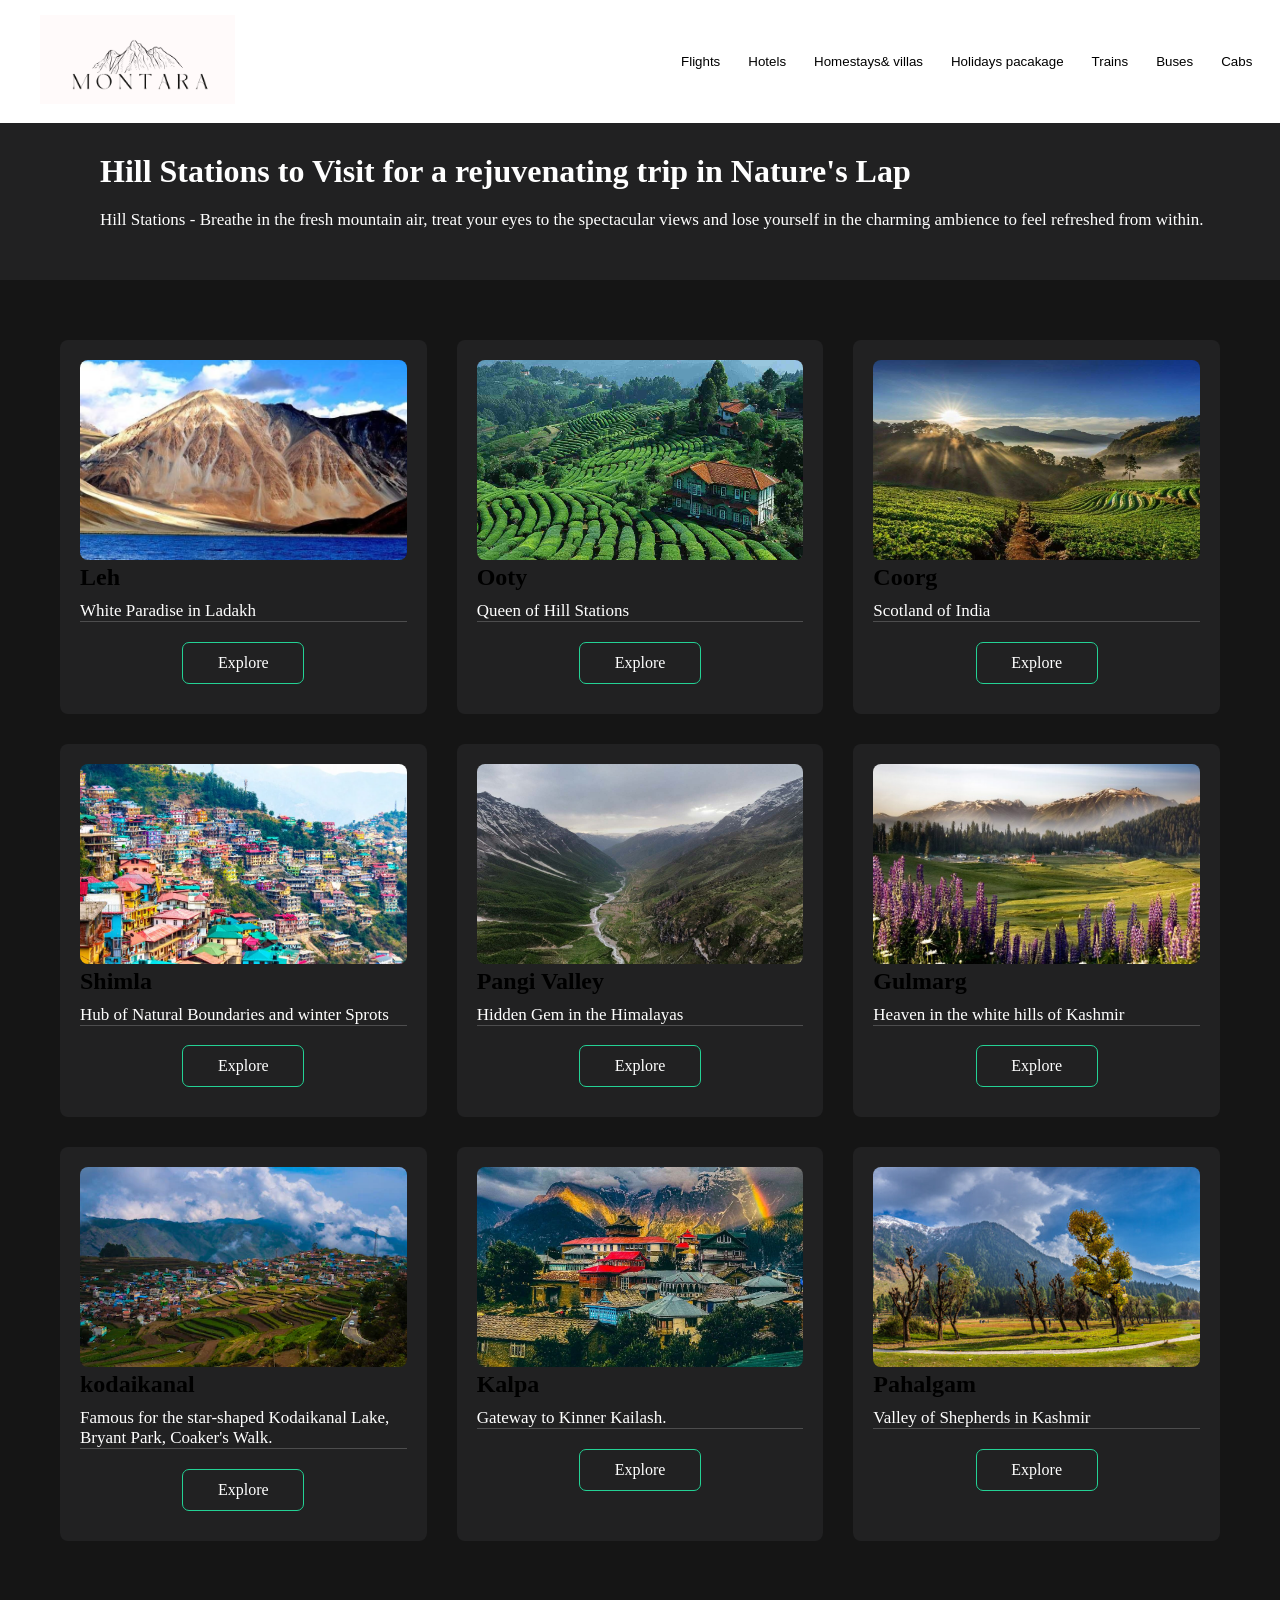
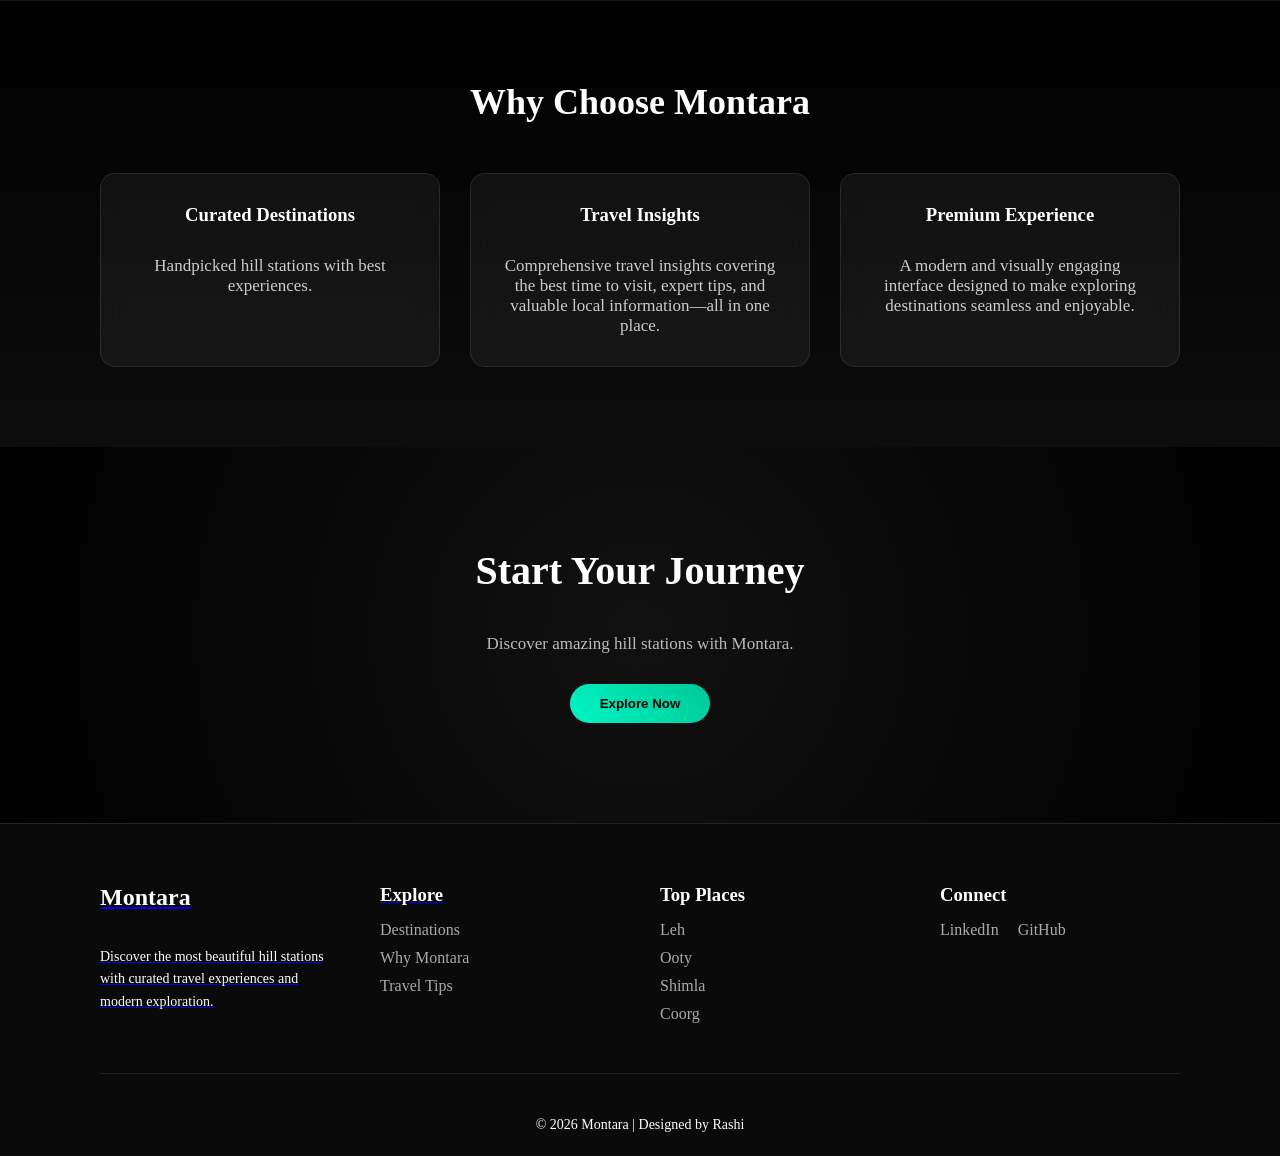
<file: index.html>
<!doctype html>
<html lang="en">

<head>
  <meta charset="UTF-8" />
  <meta name="viewport" content="width=device-width, initial-scale=1.0" />
  <title>Hill Station website</title>
  <link rel="stylesheet" href="style.css" />
</head>

<body>
  <header>
    <div class="box">
      <nav>
        <span><img width="195px" src="Images/Montara.png" /></span>
        <div>
          <button class="headerButtons">Flights</button>
          <button class="headerButtons">Hotels</button>
          <button class="headerButtons">Homestays& villas</button>
          <button class="headerButtons">Holidays pacakage</button>
          <button class="headerButtons">Trains</button>
          <button class="headerButtons">Buses</button>
          <button class="headerButtons">Cabs</button>
          <button class="headerButtons">Visa</button>
        </div>
      </nav>
      <div class="Info">
        <h1>
          Hill Stations to Visit for a rejuvenating trip in Nature's Lap
        </h1>
        <p>
          Hill Stations - Breathe in the fresh mountain air, treat your eyes
          to the spectacular views and lose yourself in the charming ambience
          to feel refreshed from within.
        </p>
      </div>
    </div>
  </header>
  <section class="top-destinations" id="destinations">
    <div class="Cards">
      <img src="Images/Leh-Ladakh.jpg" />
      <h1>Leh</h1>
      <p class="shortPara">White Paradise in Ladakh</p>
      <div class="seperation"></div>
      <a href="leh.html" class="Explore">Explore</a>
    </div>
    <div class="Cards">
      <img src="Images/ooty.jpg" />
      <h1>Ooty</h1>
      <p class="shortPara">Queen of Hill Stations</p>
      <div class="seperation"></div>
      <a href="ooty.html" class="Explore">Explore</a>
    </div>
    <div class="Cards">
      <img src="Images/Coorg.jpg" />
      <h1>Coorg</h1>
      <p class="shortPara">Scotland of India</p>
      <div class="seperation"></div>
      <a href="coorg.html" class="Explore">Explore</a>
    </div>

    <div class="Cards">
      <img src="Images/Shimla.webp" />
      <h1>Shimla</h1>
      <p class="shortPara">Hub of Natural Boundaries and winter Sprots</p>
      <div class="seperation"></div>
      <a href="Shimla.html" class="Explore">Explore</a>
    </div>
    <div class="Cards">
      <img src="Images/PangiValleyB.jpg" />
      <h1>Pangi Valley</h1>
      <p class="shortPara">Hidden Gem in the Himalayas</p>
      <div class="seperation"></div>
      <a href="PangiValley.html" class="Explore">Explore</a>
    </div>
    <div class="Cards">
      <img src="Images/gulmarg.jpg" />
      <h1>Gulmarg</h1>
      <p class="shortPara">Heaven in the white hills of Kashmir</p>
      <div class="seperation"></div>
      <a href="gulmarg.html" class="Explore">Explore</a>
    </div>
    <div class="Cards">
      <img src="Images/Kodaikanal.webp" />
      <h1>kodaikanal</h1>
      <p class="shortPara">
        Famous for the star-shaped Kodaikanal Lake, Bryant Park, Coaker's
        Walk.
      </p>
      <div class="seperation"></div>
      <a href="kodaikanal.html" class="Explore">Explore</a>
    </div>
    <div class="Cards">
      <img src="Images/kalpa.jpg" />
      <h1>Kalpa</h1>
      <p class="shortPara">
        Gateway to Kinner Kailash.
      </p>
      <div class="seperation"></div>
      <a href="kalpa.html" class="Explore">Explore</a>
    </div>
     <div class="Cards">
      <img src="Images/pahalgam.jpg" />
      <h1>Pahalgam</h1>
      <p class="shortPara">Valley of Shepherds in Kashmir</p>
      <div class="seperation"></div>
      <a href="pahalgam.html" class="Explore">Explore</a>
    </div>
  </section>
  <section class="why" id="montara">
    <h1>Why Choose Montara</h1>

    <div class="why-grid">
      <div class="why-card">
        <h3>Curated Destinations</h3>
        <p>Handpicked hill stations with best experiences.</p>
      </div>

      <div class="why-card">
        <h3>Travel Insights</h3>
        <p>Comprehensive travel insights covering the best time to visit, expert tips, and valuable local
          information—all in one place.</p>
      </div>

      <div class="why-card">
        <h3>Premium Experience</h3>
        <p>A modern and visually engaging interface designed to make exploring destinations seamless and enjoyable.</p>
      </div>
    </div>
  </section>

  <section class="cta" id="tips">
    <h1>Start Your Journey</h1>
    <p>Discover amazing hill stations with Montara.</p>
    <a href="#destinations"><button>Explore Now</button>
  </section>

  <footer class="footer">

    <div class="footer-container">

    
      <div class="footer-about">
        <h2>Montara</h2>
        <p>Discover the most beautiful hill stations with curated travel experiences and modern exploration.</p>
      </div>

    
      <div class="footer-links">
        <h3>Explore</h3>
        <ul>
          <li><a href="#destinations">Destinations</a></li>
          <li><a href="#montara">Why Montara</a></li>
          <li><a href="#tips">Travel Tips</a></li>
        </ul>
      </div>

      <!-- Destinations -->
      <div class="footer-dest">
        <h3>Top Places</h3>
        <ul>
          <li><a href="leh.html">Leh</a></li>
          <li><a href="ooty.html">Ooty</a></li>
          <li><a href="shimla.html">Shimla</a></li>
          <li><a href="coorg.html">Coorg</a></li>
        </ul>
      </div>

      <!-- Social -->
      <div class="footer-social">
        <h3>Connect</h3>
        <div class="icons">
          <a href="https://www.linkedin.com/in/rashi-kumari-15987a321/" target="_blank">LinkedIn</a>
          <a href="https://github.com/RashiSingh1" target="_blank">GitHub</a>
        </div>
      </div>

    </div>

    <div class="footer-bottom">
      <p>© 2026 Montara | Designed by Rashi</p>
    </div>

  </footer>
</body>

</html>
</file>
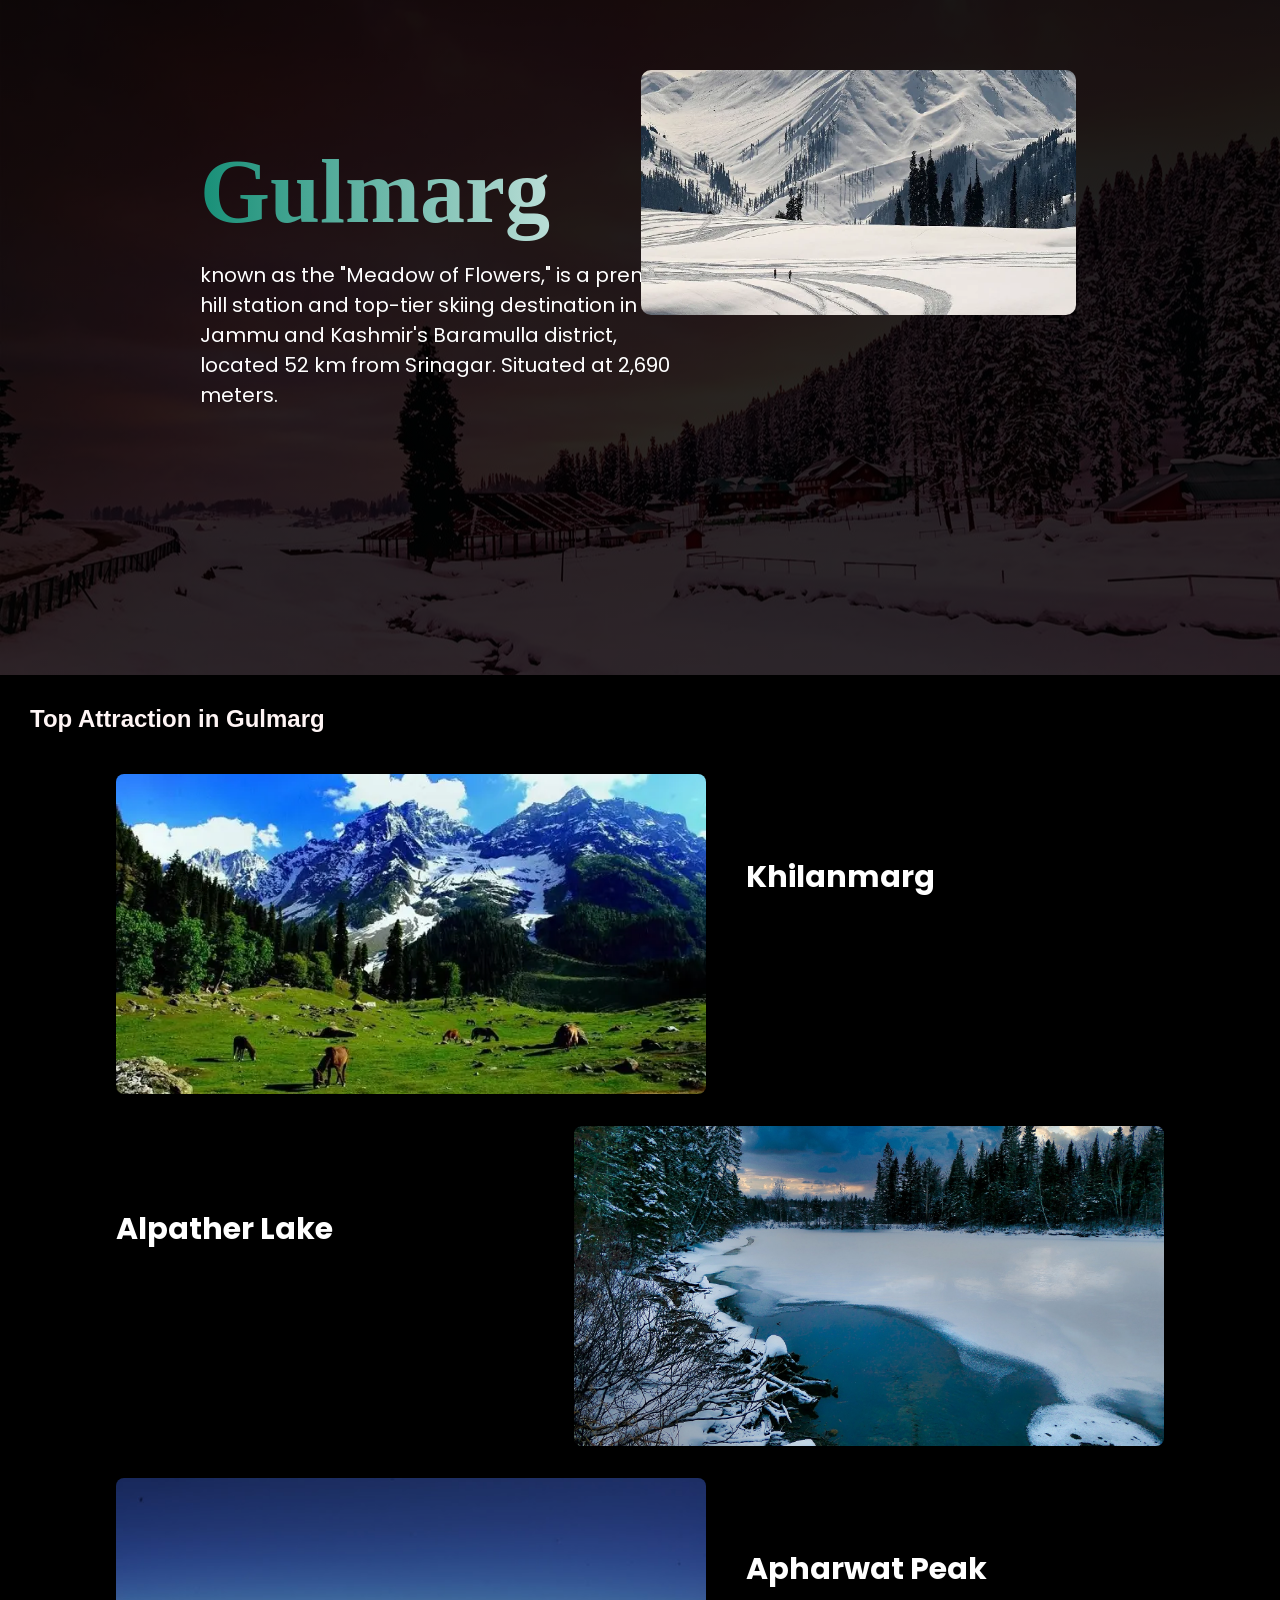
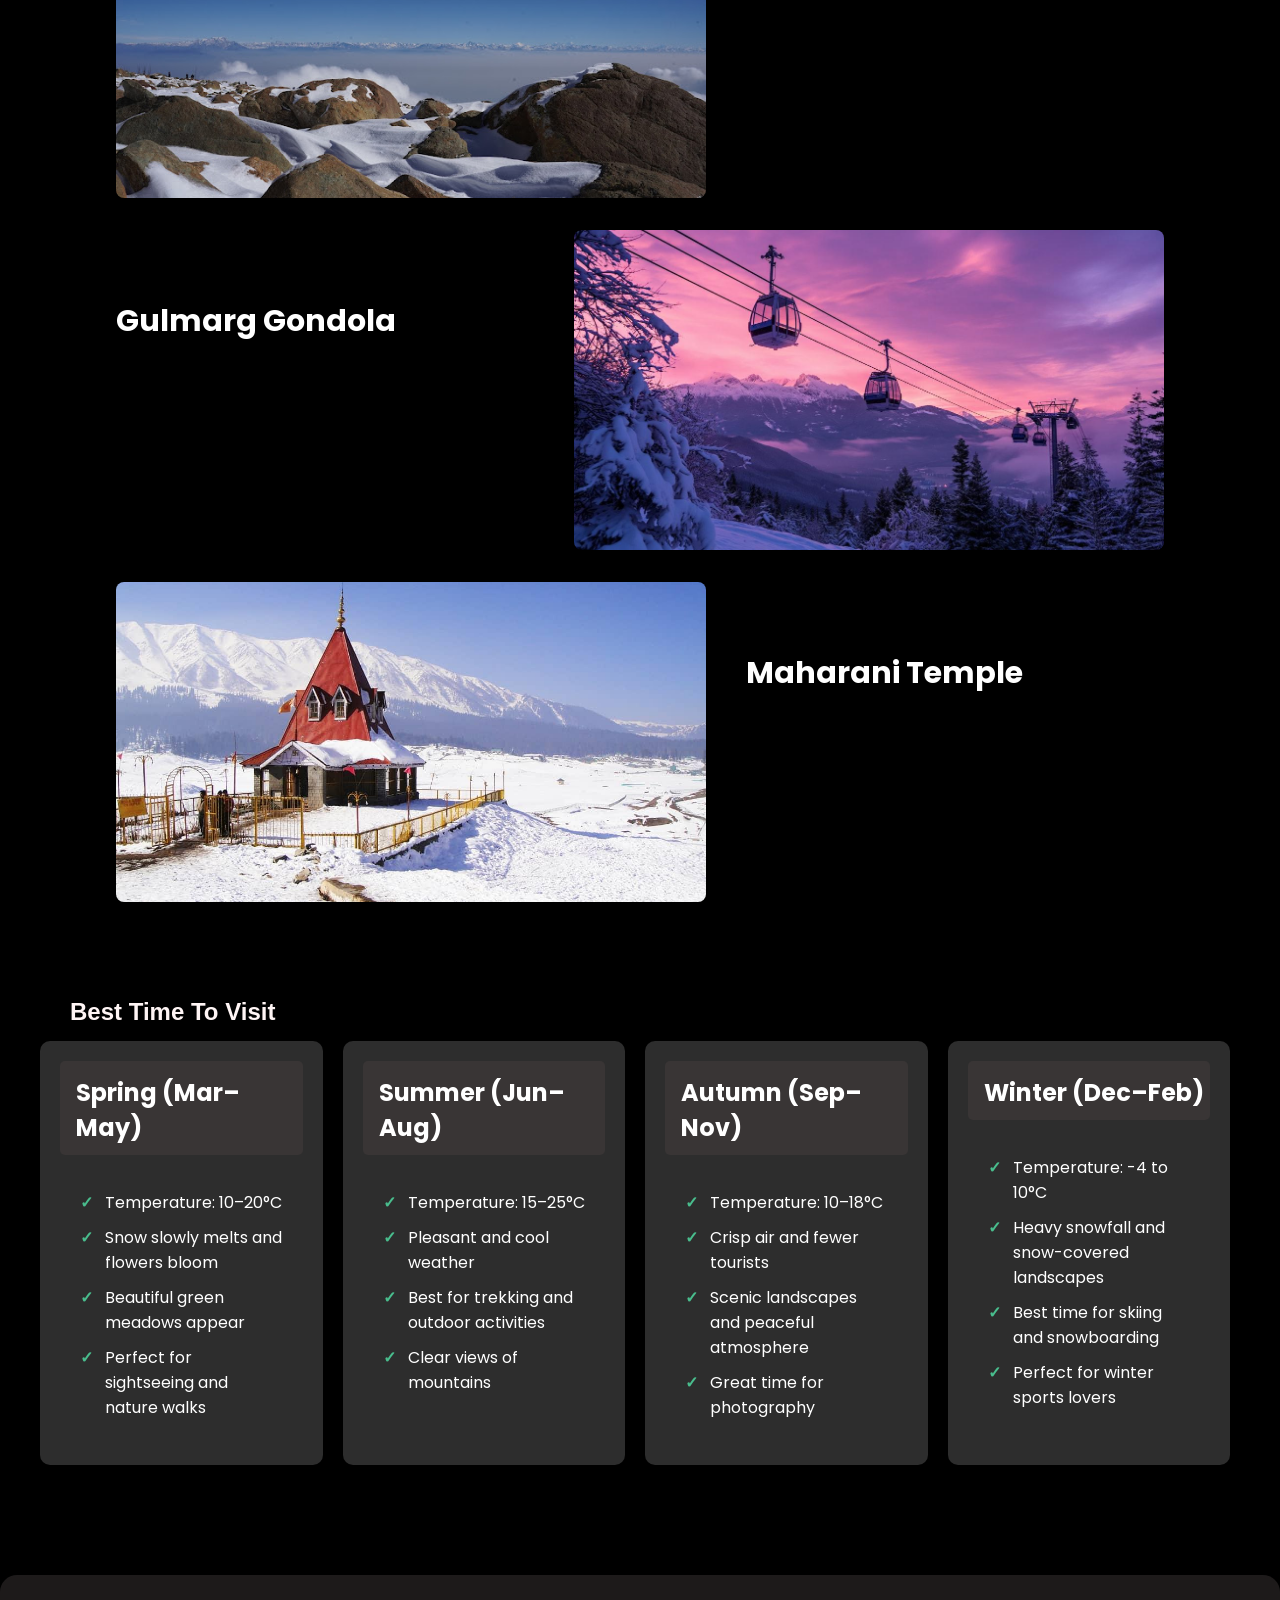
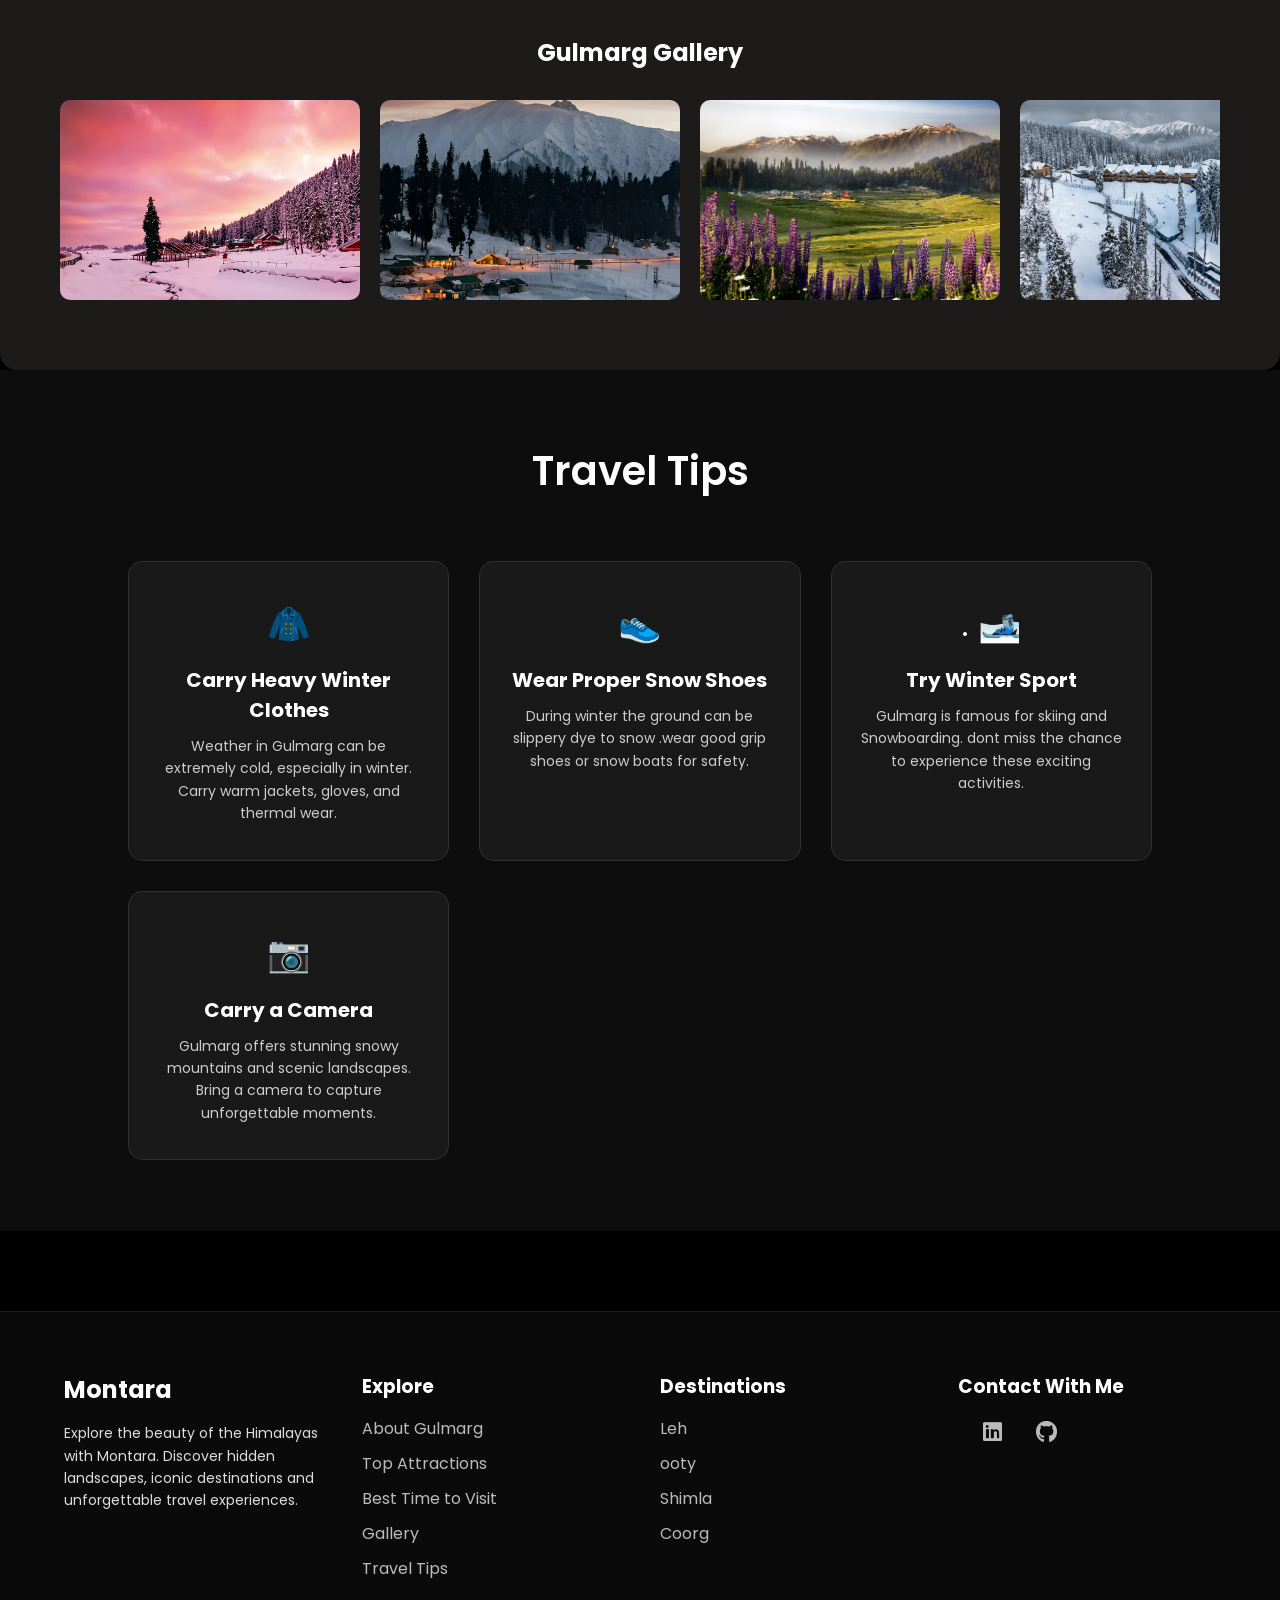
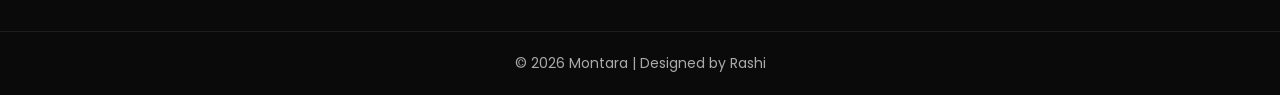
<file: gulmarg.html>
<head>
    <meta charset="UTF-8">
    <meta name="viewport" content="width=device-width, initial-scale=1.0">
    <title>Gulmarg</title>

    <link rel="stylesheet" href="explore.css">
    <link href="https://fonts.googleapis.com/css2?family=Poppins:wght@300;400;600&display=swap" rel="stylesheet">
    <link rel="stylesheet" href="https://cdnjs.cloudflare.com/ajax/libs/font-awesome/6.5.0/css/all.min.css">

</head>

<body>
    <div class="hero hero-gulmarg" id="about">
        <div class="text-container">
            <h1>Gulmarg</h1>
            <p>
                known as the "Meadow of Flowers," is a premier hill station and top-tier skiing destination in Jammu and
                Kashmir's Baramulla district, located 52 km from Srinagar. Situated at 2,690 meters.
            </p>
        </div>
        <img src="Images/gulmarg02.webp" class="overlay" />
    </div>

    <!-- top attraction section -->

    <section id="attractions" class="attraction">
        <h1 class="heading">Top Attraction in Gulmarg</h1>

        <div class="list">
            <div class="place">
                <img src="Images/gulmarg03.webp" />

                <div class="text">
                    <h2>Khilanmarg </h2>
                    <p>Khilanmarg is a stunning, high-altitude meadow in Gulmarg, Jammu & Kashmir, situated 4-6 km from
                        Gulmarg town. Famous for panoramic Himalayan views (Nanga Parbat, Nun Kun).
                    </p>
                </div>
            </div>

            <div class="place reverse">
                <img src="Images/alpather01.jpg" />

                <div class="text">
                    <h2>Alpather Lake </h2>
                    <p>
                        Alpather Lake, known as the "Frozen Lake," is a stunning high-altitude alpine lake located 13 km
                        from Gulmarg, Kashmir, at the foot of the twin Apharwat Peaks (approx. 4,380 meters)
                    </p>
                </div>
            </div>

            <div class="place">
                <img src="Images/afarwat01.jpg" />
                <div class="text">
                    <h2>Apharwat Peak</h2>
                    <p>
                        Located in Gulmarg, Jammu & Kashmir, is a premier tourist destination rising to 4,390 metres (
                        ft). Known for hosting Asia’s longest ski slopes and year-round snow, it is accessed via the
                        second phase of the Gulmarg Gondola.
                    </p>
                </div>
            </div>

            <div class="place reverse">
                <img src="Images/gondola.jpeg" />
                <div class="text">
                    <h2> Gulmarg Gondola </h2>
                    <p>
                        The Gulmarg Gondola is one of the world's highest and longest cable car rides, located in Jammu
                        and Kashmir, India. It is a two-phase, high-altitude ropeway that carries visitors from the
                        Gulmarg resort up to the Apharwat mountain peak.
                    </p>
                </div>
            </div>

            <div class="place">
                <img src="Images/temple.jpg" />
                <div class="text">
                    <h2>Maharani Temple </h2>
                    <p>
                        Historic Maharani Temple (or Rani Temple) in Gulmarg, Jammu and Kashmir, is a 1915-built shrine
                        dedicated to Lord Shiva and Goddess Parvati, constructed by Maharani Mohini Bai Sisodia, wife of
                        Dogra King Hari Singh. Situated on a small hillock.
                    </p>
                </div>
            </div>
        </div>
    </section>
    <section id="best-time" class="best-time">
        <h1 class="heading">Best Time To Visit</h1>

        <div class="time-cards">
            <div class="time-card">
                <div class="card-heading">
                    <h2>Spring (Mar–May)</h2>
                </div>

                <ul class="highlight">
                    <li>Temperature: 10–20°C</li>
                    <li>Snow slowly melts and flowers bloom</li>
                    <li>Beautiful green meadows appear</li>
                    <li>Perfect for sightseeing and nature walks</li>
                </ul>
            </div>

            <div class="time-card">
                <div class="card-heading">
                    <h2>Summer (Jun–Aug)</h2>
                </div>
                <ul class="highlight">
                    <li>Temperature: 15–25°C</li>
                    <li>Pleasant and cool weather</li>
                    <li>Best for trekking and outdoor activities</li>
                    <li>Clear views of mountains</li>
                </ul>
            </div>

            <div class="time-card">
                <div class="card-heading">
                    <h2>Autumn (Sep–Nov)</h2>
                </div>
                <ul class="highlight">
                    <li>Temperature: 10–18°C</li>
                    <li>Crisp air and fewer tourists</li>
                    <li>Scenic landscapes and peaceful atmosphere </li>
                    <li>Great time for photography</li>
                </ul>
            </div>

            <div class="time-card">
                <div class="card-heading">
                    <h2>Winter (Dec–Feb)</h2>
                </div>
                <ul class="highlight">
                    <li>Temperature: -4 to 10°C</li>
                    <li>Heavy snowfall and snow-covered landscapes</li>
                    <li>Best time for skiing and snowboarding</li>
                    <li>Perfect for winter sports lovers</li>
                </ul>
            </div>
        </div>
    </section>

    <!-- galary section -->

    <section id="gallery" class="gallery">
        <h1>Gulmarg Gallery</h1>

        <div class="gallery-scroll">
            <img src="Images/gulmarg001.jfif" />
            <img src="Images/gulmarg1.webp" />
            <img src="Images/gulmarg5.jpg" />
            <img src="Images/gulmarg3.jpg" />
            <img src="Images/gulmarg2.jpg" />
            <img src="Images/gulmarg6.jpg" />
            <img src="Images/gulmarg7.webp" />
            <img src="Images/gulmarg8.jpg" />
        </div>
    </section>

    <section id="travel-tips" class="travel-tips">
        <div class="container">
            <h1 class="section-title">Travel Tips</h1>

            <div class="tips-grid">
                <div class="tip-card">
                    <div class="tip-icon">🧥</div>
                    <h3>Carry Heavy Winter Clothes</h3>
                    <p>
                        Weather in Gulmarg can be extremely cold, especially in winter.
Carry warm jackets, gloves, and thermal wear.
                    </p>
                </div>

                <div class="tip-card">
                    <div class="tip-icon">👟</div>
                    <h3>Wear Proper Snow Shoes</h3>
                    <p>
                        During winter the ground can be slippery dye to snow .wear good grip shoes or snow boats for
                        safety.
                    </p>
                </div>

                <div class="tip-card">
                    <div class="tip-icon">

                        .

                        🎿</div>
                    <h3>Try Winter Sport </h3>
                    <p>
                        Gulmarg is famous for skiing and Snowboarding. dont miss the chance to experience these exciting
                        activities.

                    </p>
                </div>

                <div class="tip-card">
                    <div class="tip-icon">📷</div>
                    <h3>Carry a Camera</h3>
                    <p>
                        Gulmarg offers stunning snowy mountains and scenic landscapes.
                        Bring a camera to capture unforgettable moments.
                    </p>
                </div>
            </div>
        </div>
    </section>
    <footer class="leh-footer">

        <div class="footer-container">

            <!-- About -->
            <div class="footer-about">
                <h2>Montara</h2>
                <p>
                    Explore the beauty of the Himalayas with Montara. Discover hidden
                    landscapes, iconic destinations and unforgettable travel experiences.
                </p>
            </div>

            <!-- Explore Links -->
            <div class="footer-links">
                <h3>Explore</h3>
                <ul>
                    <li><a href="#about">About Gulmarg</a></li>
                    <li><a href="#attractions">Top Attractions</a></li>
                    <li><a href="#best-time">Best Time to Visit</a></li>
                    <li><a href="#gallery">Gallery</a></li>
                    <li><a href="#travel-tips">Travel Tips</a></li>
                </ul>
            </div>

            <!-- Destinations -->
            <div class="footer-destinations">
                <h3>Destinations</h3>
                <ul>
                    <li><a href="leh.html">Leh</a></li>
                    <li><a href="ooty.html">ooty</a></li>
                    <li><a href="Shimla.html">Shimla</a></li>
                    <li><a href="coorg.html">Coorg</a></li>
                </ul>
            </div>

            <!-- Social -->
            <div class="footer-social">
                <h3>Contact With Me</h3>

                <div class="social-icons">

                    <a href="https://www.linkedin.com/in/rashi-kumari-15987a321/" target="_blank">
                        <i class="fa-brands fa-linkedin"></i>
                    </a>

                    <a href="https://github.com/RashiSingh1" target="_blank">
                        <i class="fa-brands fa-github"></i>
                    </a>

                </div>

            </div>

        </div>

        <div class="footer-bottom">
            <p>© 2026 Montara | Designed by Rashi</p>
        </div>

    </footer>
</body>

</html>
</file>
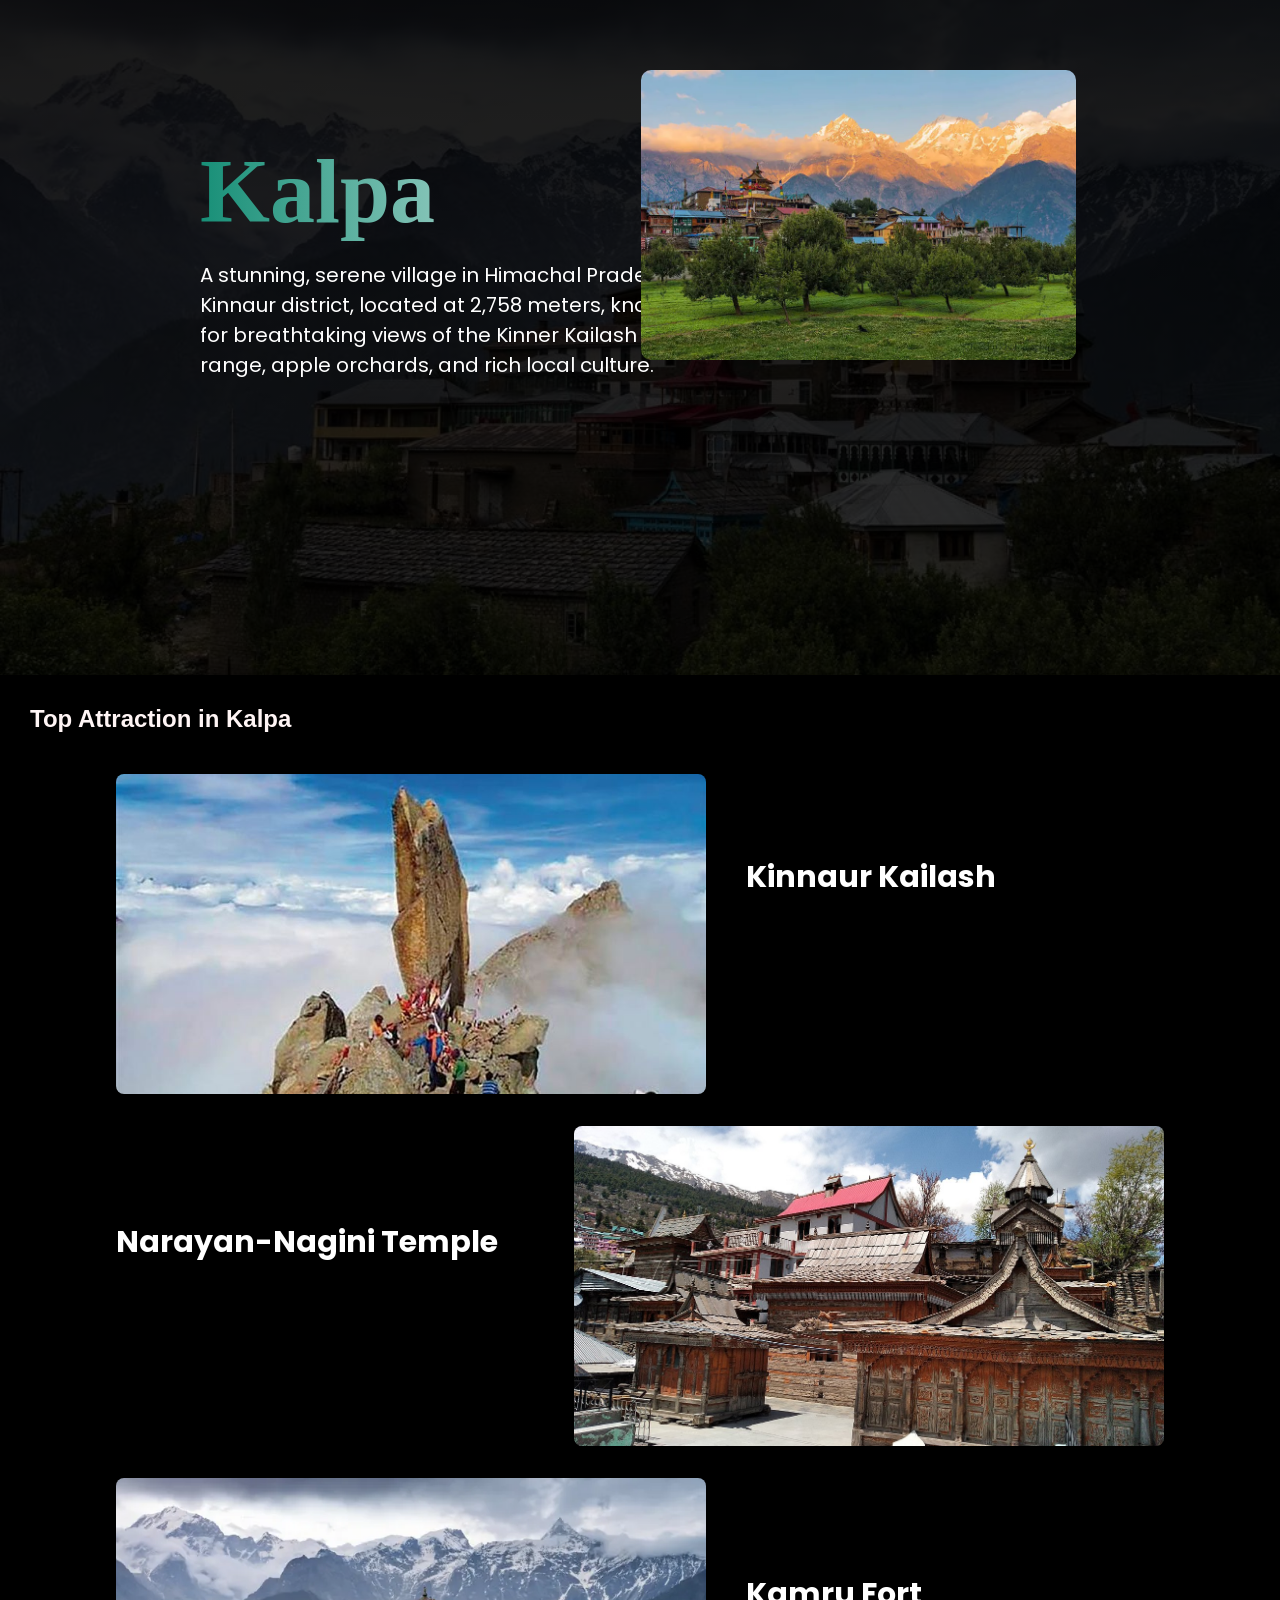
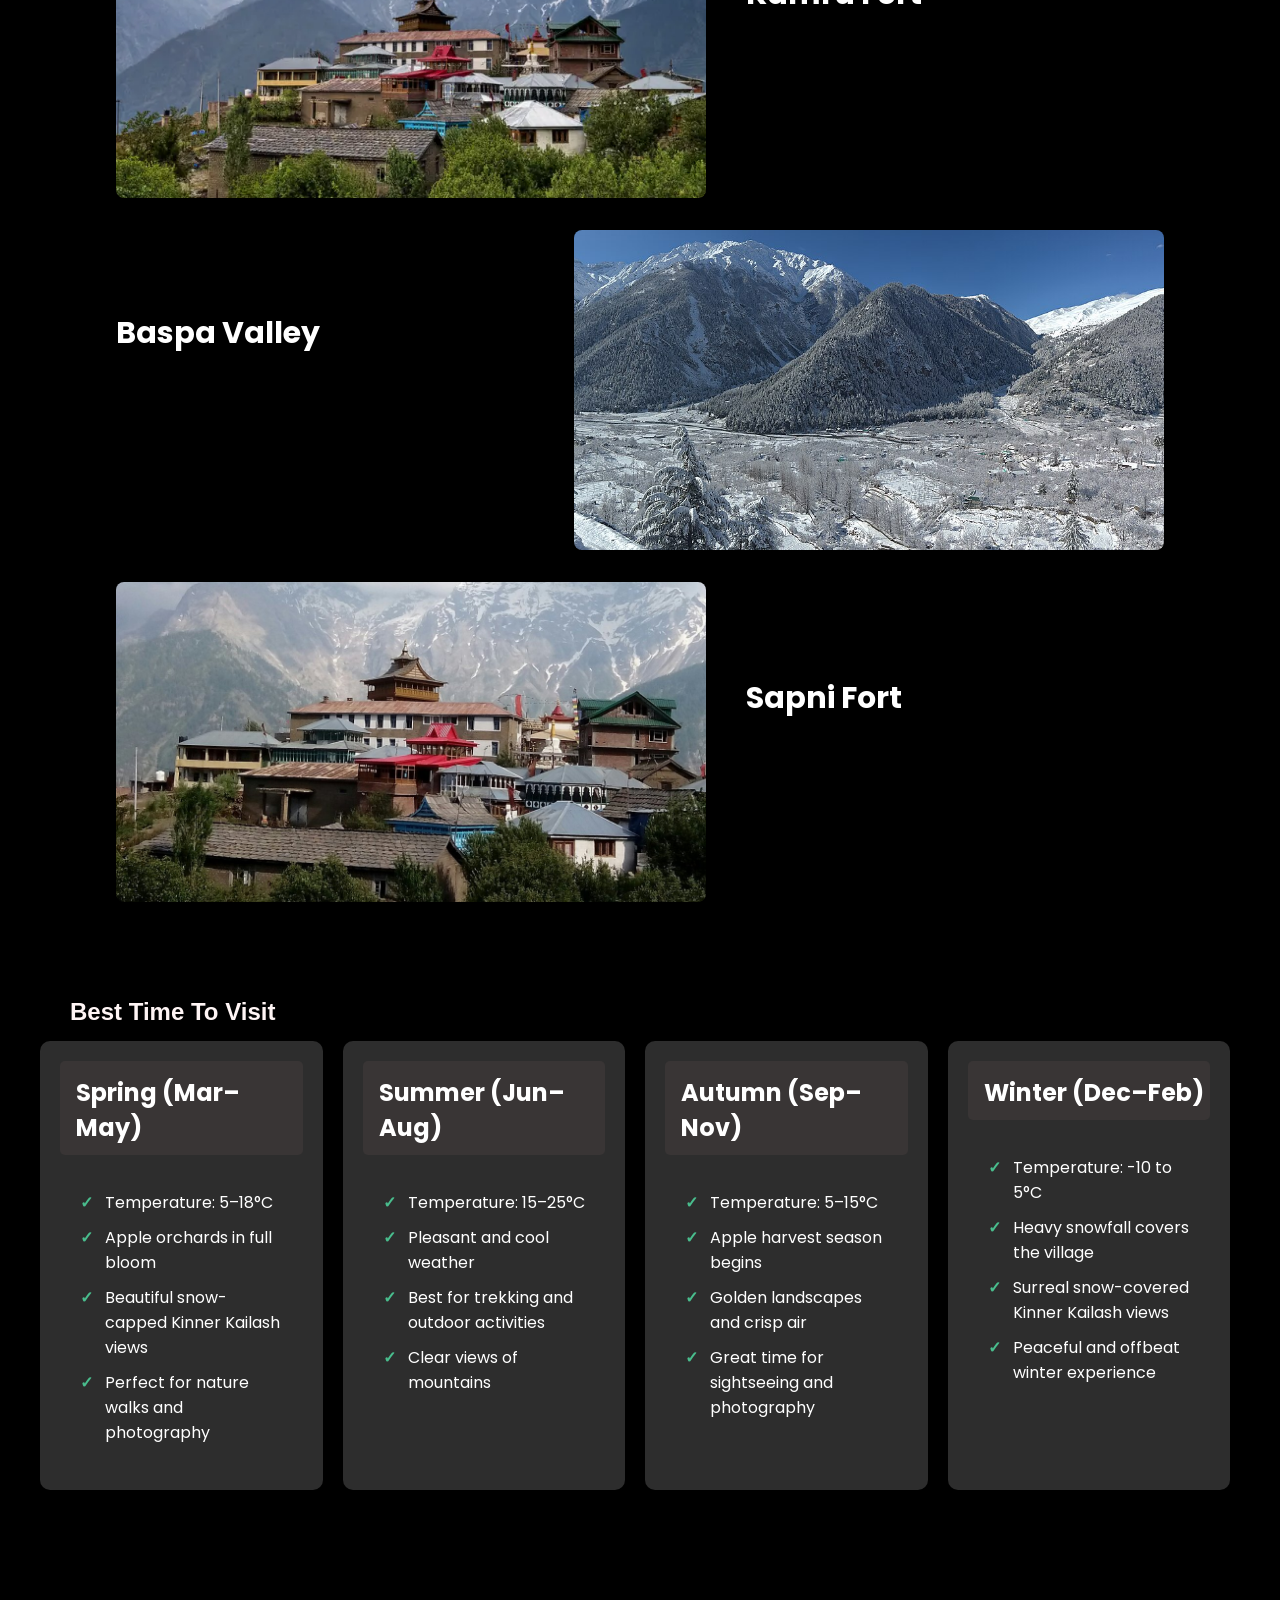
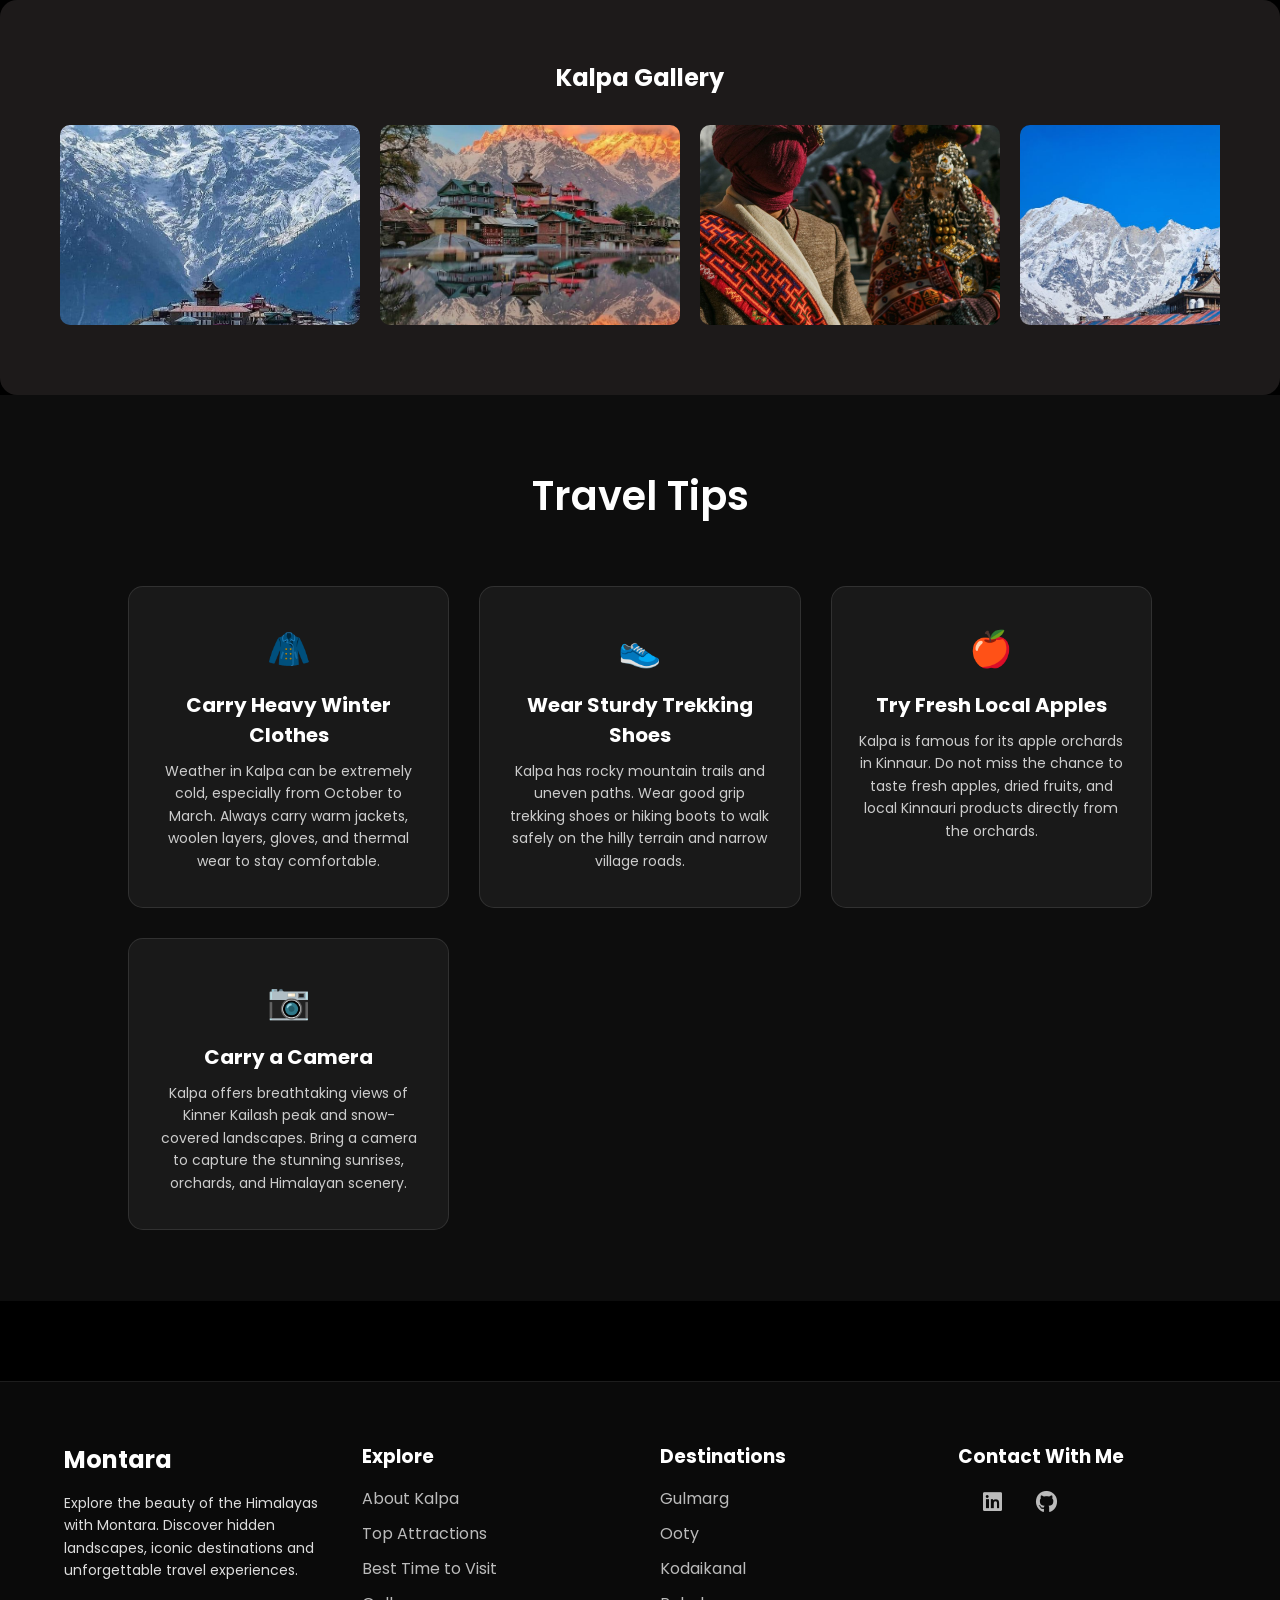
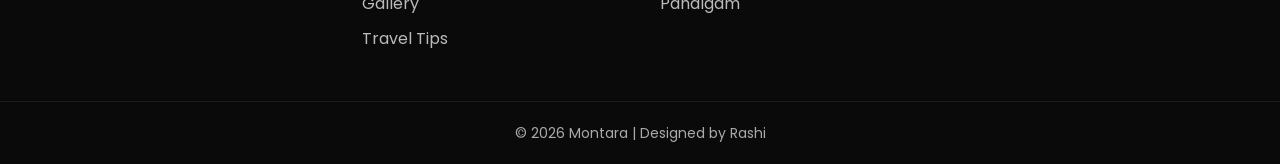
<file: kalpa.html>
<head>
    <meta charset="UTF-8">
    <meta name="viewport" content="width=device-width, initial-scale=1.0">
    <title>Kalpa</title>

    <link rel="stylesheet" href="explore.css">
    <link href="https://fonts.googleapis.com/css2?family=Poppins:wght@300;400;600&display=swap" rel="stylesheet">
    <link rel="stylesheet" href="https://cdnjs.cloudflare.com/ajax/libs/font-awesome/6.5.0/css/all.min.css">

</head>

<body>
    <div class="hero hero-kalpa" id="about">
        <div class="text-container">
            <h1>Kalpa</h1>
            <p>
                A stunning, serene village in Himachal Pradesh's Kinnaur district, located at 2,758 meters, known for
                breathtaking views of the Kinner Kailash range, apple orchards, and rich local culture.
            </p>
        </div>
        <img src="Images/kalpa01.webp" class="overlay" />
    </div>

    <!-- top attraction section -->

    <section id="attractions" class="attraction">
        <h1 class="heading">Top Attraction in Kalpa</h1>

        <div class="list">
            <div class="place">
                <img src="Images/kinnaur" />

                <div class="text">
                    <h2>Kinnaur Kailash </h2>
                    <p>Kinnaur Kailash (or Kinner Kailash) is a sacred 6,050-meter high mountain in Himachal Pradesh,
                        India, revered by Hindus and Buddhists as a mythical abode of Lord Shiva and Parvati.
                    </p>
                </div>
            </div>

            <div class="place reverse">
                <img src="Images/narayan.jpg" />

                <div class="text">
                    <h2>Narayan-Nagini Temple </h2>
                    <p>
                        An ancient, revered shrine located in Chini village, dedicated to Lord Vishnu (Narayan) and the
                        serpent goddess Nagini
                    </p>
                </div>
            </div>

            <div class="place">
                <img src="Images/kamrufort.webp" />
                <div class="text">
                    <h2>Kamru Fort</h2>
                    <p>
                        Located near Sangla in the Kinnaur district (often associated with nearby Kalpa), is a stunning
                        15th-century tower-like structure located on a hilltop
                    </p>
                </div>
            </div>

            <div class="place reverse">
                <img src="Images/baspavalley.jpg" />
                <div class="text">
                    <h2> Baspa Valley </h2>
                    <p>
                        The Baspa Valley, also known as the Sangla or Tukpa Valley, is a scenic river valley in Himachal
                        Pradesh's Kinnaur District, renowned for the pristine Baspa River, snow-capped peaks, and lush
                        forests.
                    </p>
                </div>
            </div>

            <div class="place">
                <img src="Images/sapani.jpg" />
                <div class="text">
                    <h2>Sapni Fort </h2>
                    <p>
                        Sapni Fort is a historic seven-story, timber-laced tower located near Kalpa in Himachal
                        Pradesh’s Kinnaur district.
                    </p>
                </div>
            </div>
        </div>
    </section>
    <section id="best-time" class="best-time">
        <h1 class="heading">Best Time To Visit</h1>

        <div class="time-cards">
            <div class="time-card">
                <div class="card-heading">
                    <h2>Spring (Mar–May)</h2>
                </div>

                <ul class="highlight">
                    <li>Temperature: 5–18°C</li>
                    <li>Apple orchards in full bloom</li>
                    <li>Beautiful snow-capped Kinner Kailash views</li>
                    <li>Perfect for nature walks and photography</li>
                </ul>
            </div>

            <div class="time-card">
                <div class="card-heading">
                    <h2>Summer (Jun–Aug)</h2>
                </div>
                <ul class="highlight">
                    <li>Temperature: 15–25°C</li>
                    <li>Pleasant and cool weather</li>
                    <li>Best for trekking and outdoor activities</li>
                    <li>Clear views of mountains</li>
                </ul>
            </div>

            <div class="time-card">
                <div class="card-heading">
                    <h2>Autumn (Sep–Nov)</h2>
                </div>
                <ul class="highlight">
                    <li>Temperature: 5–15°C</li>
                    <li>Apple harvest season begins</li>
                    <li>Golden landscapes and crisp air</li>
                    <li>Great time for sightseeing and photography</li>
                </ul>
            </div>

            <div class="time-card">
                <div class="card-heading">
                    <h2>Winter (Dec–Feb)</h2>
                </div>
                <ul class="highlight">
                    <li>Temperature: -10 to 5°C</li>
                    <li>Heavy snowfall covers the village</li>
                    <li>Surreal snow-covered Kinner Kailash views</li>
                    <li>Peaceful and offbeat winter experience</li>
                </ul>
            </div>
        </div>
    </section>

    <!-- galary section -->

    <section id="gallery" class="gallery">
        <h1>Kalpa Gallery</h1>

        <div class="gallery-scroll">
            <img src="Images/kalpa1.jpg" />
            <img src="Images/kalpa2.jpg" />
            <img src="Images/kalpa3.jpg" />
            <img src="Images/kalpa4.jpg" />
            <img src="Images/kalpa5.jpg" />
            <img src="Images/kalpa6.jpg" />
            <img src="Images/kalpa7.jpg" />
            <img src="Images/kalpa8.jpg" />
        </div>
    </section>

    <section id="travel-tips" class="travel-tips">
        <div class="container">
            <h1 class="section-title">Travel Tips</h1>

            <div class="tips-grid">
                <div class="tip-card">
                    <div class="tip-icon">🧥</div>
                    <h3>Carry Heavy Winter Clothes</h3>
                    <p>
                    <p>Weather in Kalpa can be extremely cold, especially from October to March. Always carry warm
                        jackets, woolen layers, gloves, and thermal wear to stay comfortable.</p>
                    </p>
                </div>

                <div class="tip-card">
                    <div class="tip-icon">👟</div>
                    <h3>Wear Sturdy Trekking Shoes</h3>
                    <p>
                    <p>Kalpa has rocky mountain trails and uneven paths. Wear good grip trekking shoes or hiking boots
                        to walk safely on the hilly terrain and narrow village roads.</p>

                    </p>
                </div>

                <div class="tip-card">
                    <div class="tip-icon">🍎</div>
                    <h3>Try Fresh Local Apples</h3>
                    <p>Kalpa is famous for its apple orchards in Kinnaur. Do not miss the chance to taste fresh apples,
                        dried fruits, and local Kinnauri products directly from the orchards.</p>

                    </p>
                </div>

                <div class="tip-card">
                    <div class="tip-icon">📷</div>
                    <h3>Carry a Camera</h3>
                    <p>Kalpa offers breathtaking views of Kinner Kailash peak and snow-covered landscapes. Bring a
                        camera to capture the stunning sunrises, orchards, and Himalayan scenery.</p>
                </div>
            </div>
        </div>
    </section>
    <footer class="leh-footer">

        <div class="footer-container">

            <!-- About -->
            <div class="footer-about">
                <h2>Montara</h2>
                <p>
                    Explore the beauty of the Himalayas with Montara. Discover hidden
                    landscapes, iconic destinations and unforgettable travel experiences.
                </p>
            </div>

            <!-- Explore Links -->
            <div class="footer-links">
                <h3>Explore</h3>
                <ul>
                    <li><a href="#about">About Kalpa</a></li>
                    <li><a href="#attractions">Top Attractions</a></li>
                    <li><a href="#best-time">Best Time to Visit</a></li>
                    <li><a href="#gallery">Gallery</a></li>
                    <li><a href="#travel-tips">Travel Tips</a></li>
                </ul>
            </div>

            <!-- Destinations -->
            <div class="footer-destinations">
                <h3>Destinations</h3>
                <ul>
                    <li><a href="gulmarg.html">Gulmarg</a></li>
                    <li><a href="ooty.html">Ooty</a></li>
                    <li><a href="kodaikanal.html">Kodaikanal</a></li>
                    <li><a href="pahalgam.html">Pahalgam</a></li>
                </ul>
            </div>

            <!-- Social -->
            <div class="footer-social">
                <h3>Contact With Me</h3>

                <div class="social-icons">

                    <a href="https://www.linkedin.com/in/rashi-kumari-15987a321/" target="_blank">
                        <i class="fa-brands fa-linkedin"></i>
                    </a>

                    <a href="https://github.com/RashiSingh1" target="_blank">
                        <i class="fa-brands fa-github"></i>
                    </a>

                </div>

            </div>

        </div>

        <div class="footer-bottom">
            <p>© 2026 Montara | Designed by Rashi</p>
        </div>

    </footer>
</body>

</html>
</file>
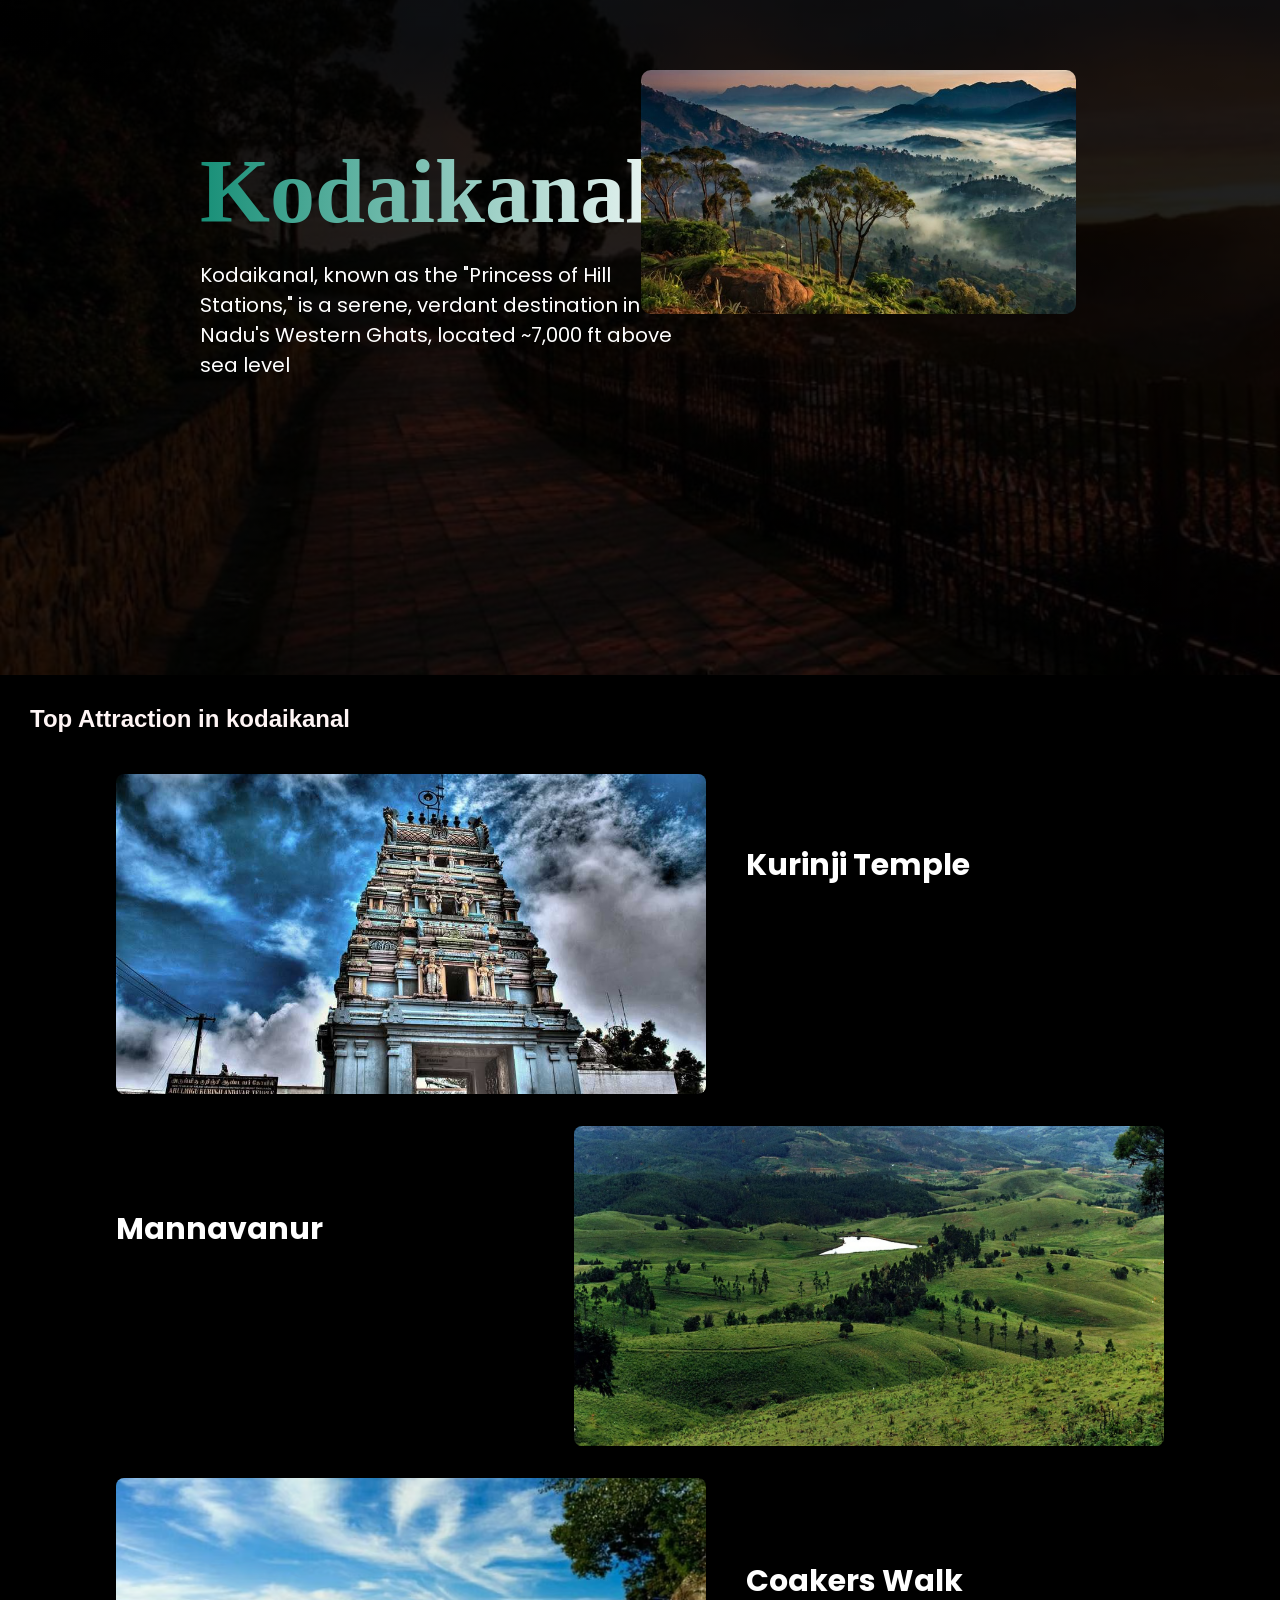
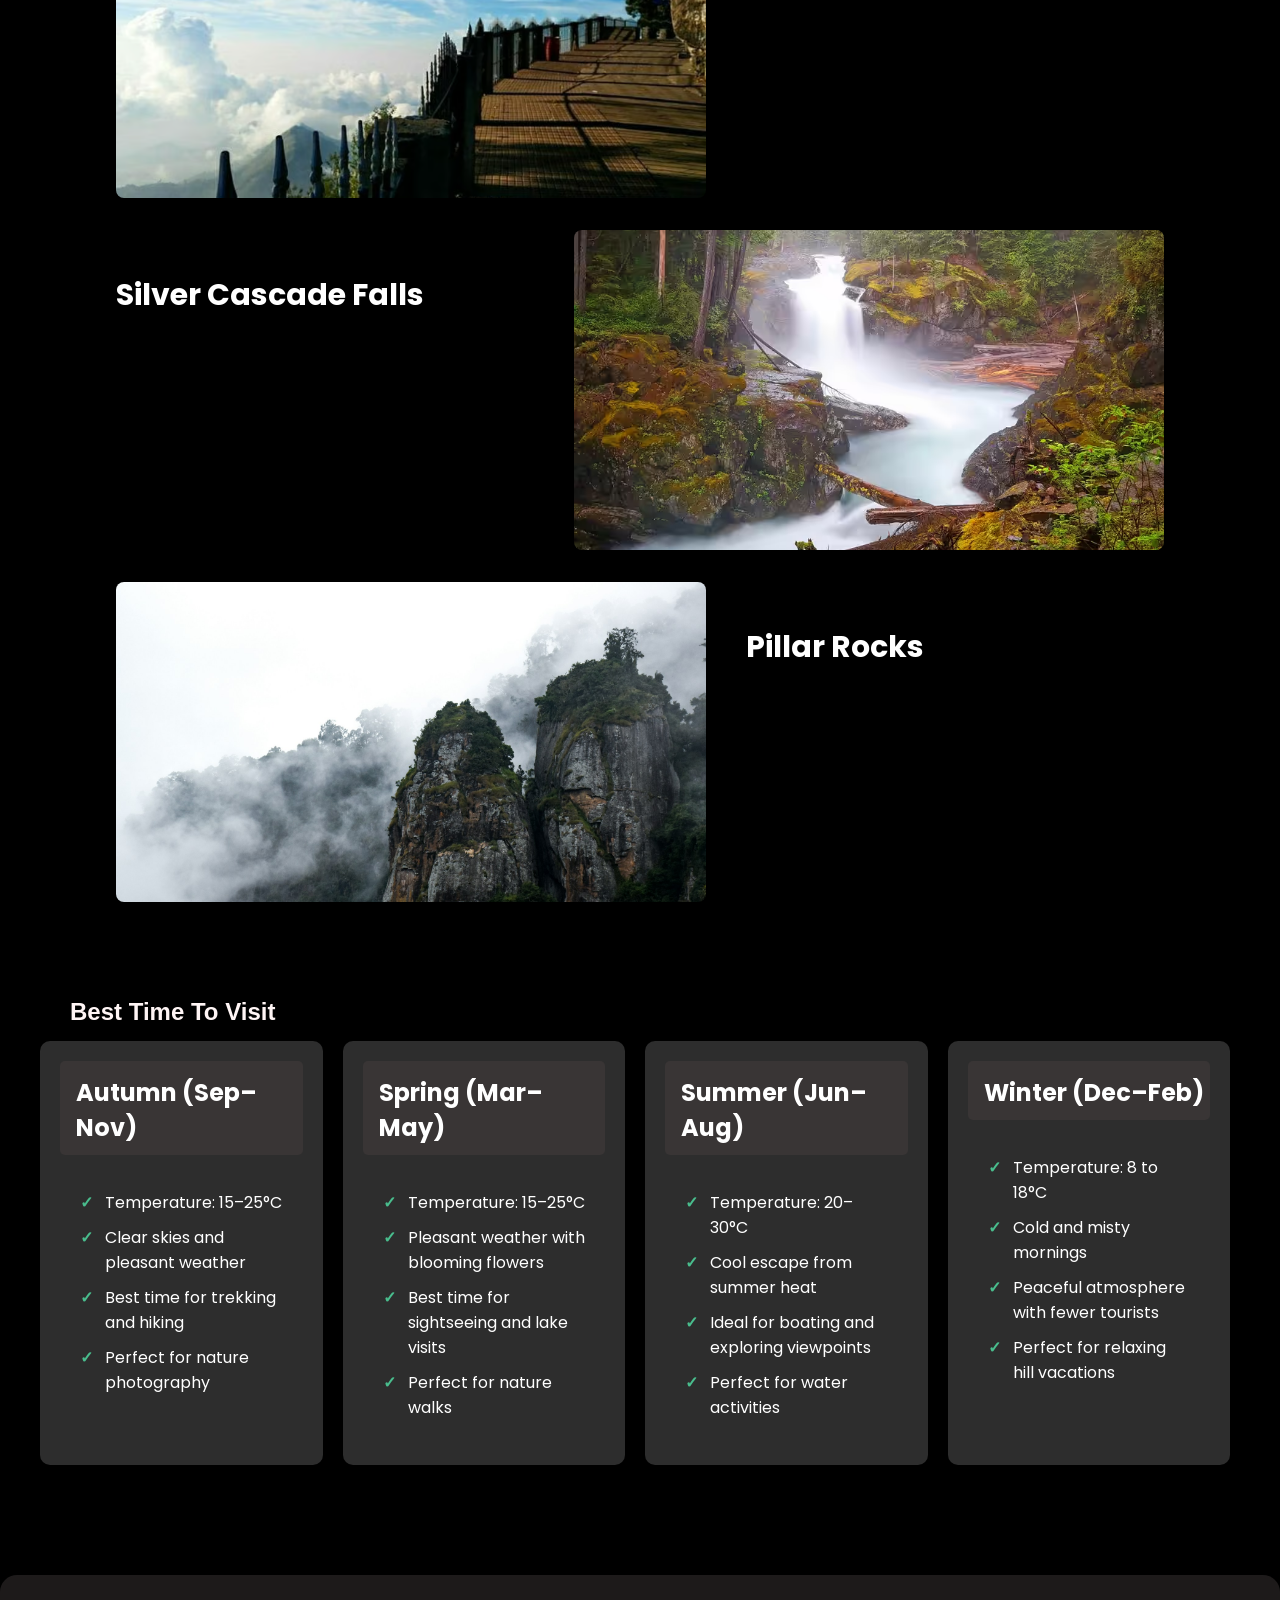
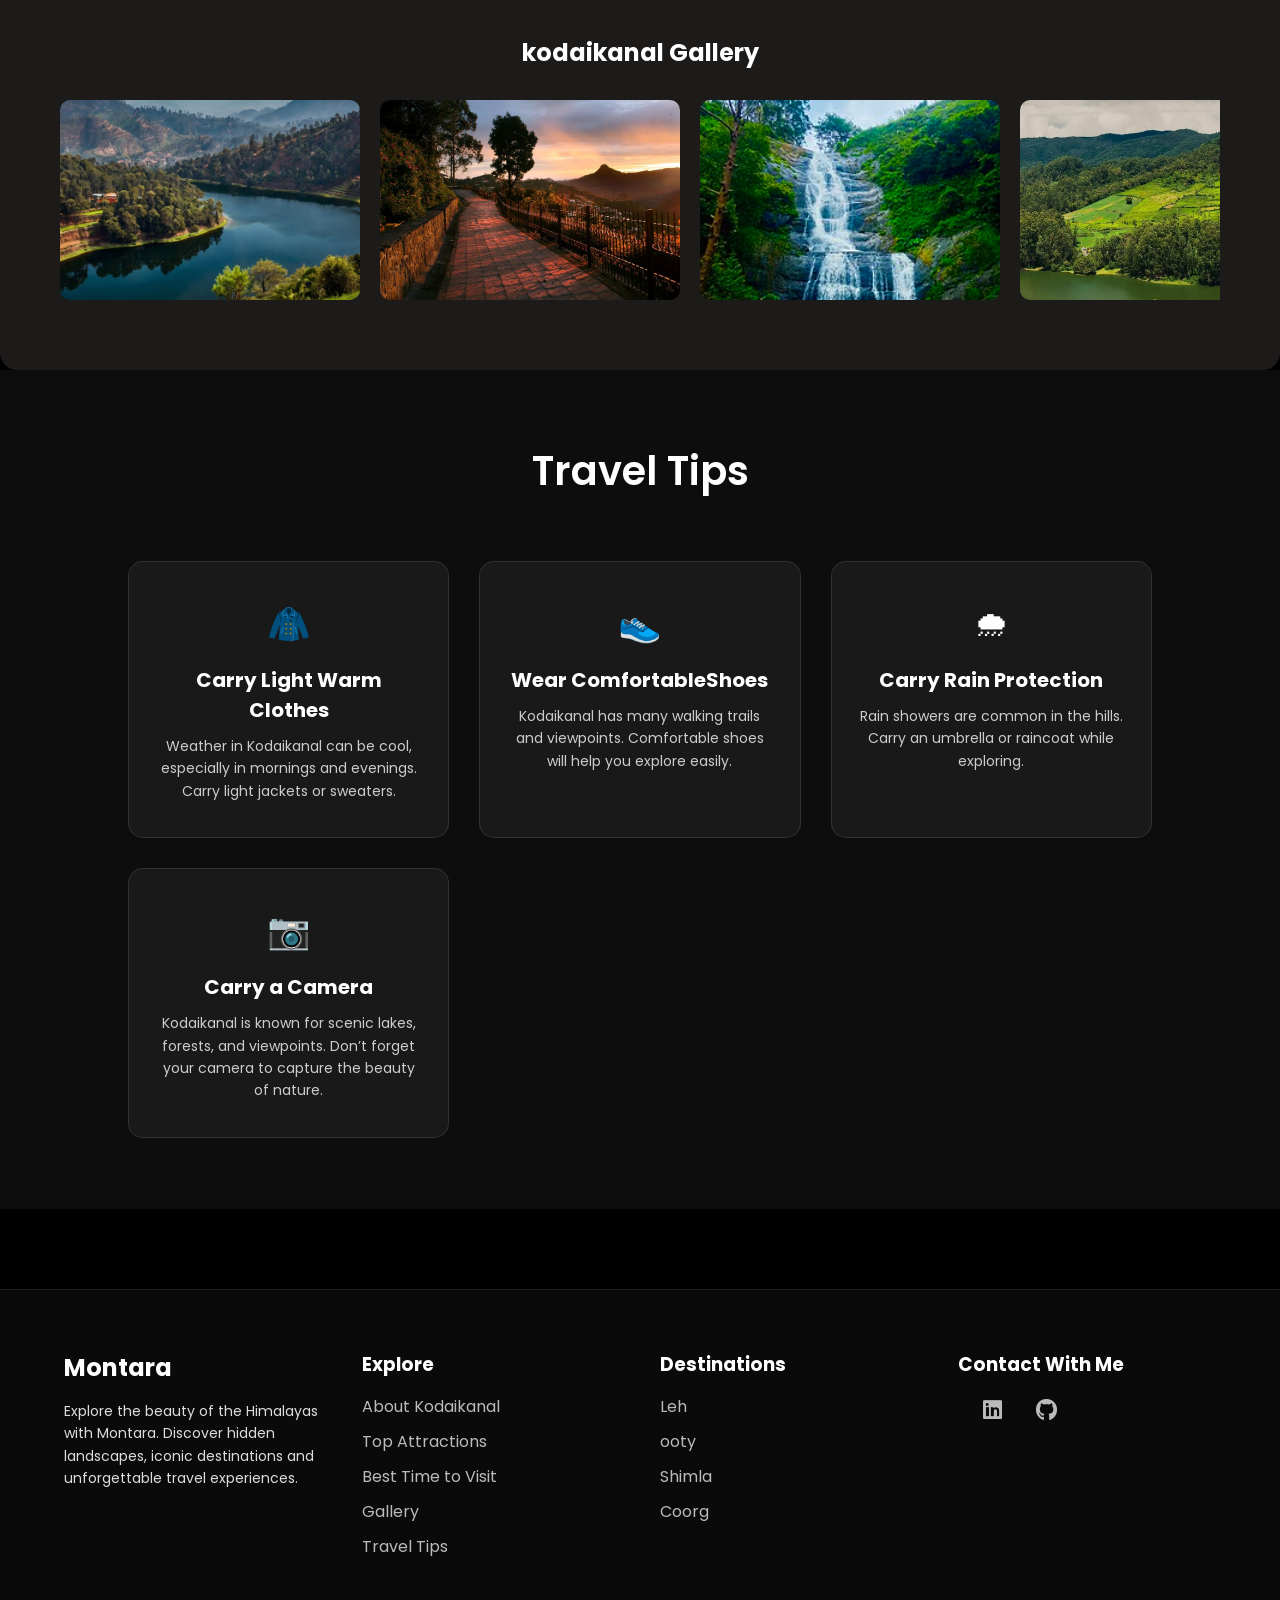
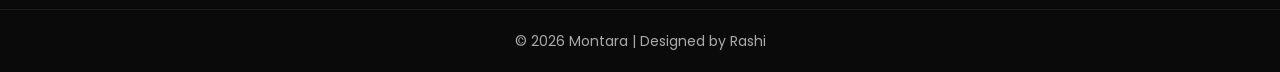
<file: kodaikanal.html>
<head>
    <meta charset="UTF-8">
    <meta name="viewport" content="width=device-width, initial-scale=1.0">
    <title>Kodaikanal</title>

    <link rel="stylesheet" href="explore.css">
    <link href="https://fonts.googleapis.com/css2?family=Poppins:wght@300;400;600&display=swap" rel="stylesheet">
    <link rel="stylesheet" href="https://cdnjs.cloudflare.com/ajax/libs/font-awesome/6.5.0/css/all.min.css">

</head>

<body>
    <div class="hero hero-kodaikanal" id="about">
        <div class="text-container">
            <h1>Kodaikanal</h1>
            <p>
                Kodaikanal, known as the "Princess of Hill Stations," is a serene, verdant destination in Tamil Nadu's
                Western Ghats, located ~7,000 ft above sea level
            </p>
        </div>
        <img src="Images/Kodaikanall.jpg" class="overlay" />
    </div>

    <!-- top attraction section -->

    <section id="attractions" class="attraction">
        <h1 class="heading">Top Attraction in kodaikanal</h1>

        <div class="list">
            <div class="place">
                <img src="Images/kurinji.avif" />

                <div class="text">
                    <h2>Kurinji Temple </h2>
                    <p>Kurinji Temple, located in Kodaikanal, is a sacred temple dedicated to Lord Murugan, the Hindu
                        god of war. The temple is named after the Kurinji flower, which blooms once every 12 years in
                        the surrounding hills.
                    </p>
                </div>
            </div>

            <div class="place reverse">
                <img src="Images/mannavanur.avif" />

                <div class="text">
                    <h2>Mannavanur </h2>
                    <p>
                        Mannavanur, located about 34 km from Kodaikanal in Tamil Nadu, is a tranquil hamlet known for
                        its stunning, serene lake, surrounding pine forests, and rolling grasslands.
                    </p>
                </div>
            </div>

            <div class="place">
                <img src="Images/coakerss.avif" />
                <div class="text">
                    <h2>Coakers Walk</h2>
                    <p>
                        Coaker's Walk in Kodaikanal is a 1-km scenic pedestrian path built in 1872 along steep southern
                        mountain slopes, offering breathtaking, panoramic views of valleys and plains from 2,000 ft
                    </p>
                </div>
            </div>

            <div class="place reverse">
                <img src="Images/silverFall.avif" />
                <div class="text">
                    <h2>Silver Cascade Falls </h2>
                    <p>
                        Silver Cascade Falls, located approximately 8 kilometers from Kodaikanal, is a beautiful
                        waterfall that offers a refreshing retreat amidst lush green forests and misty hills. The
                        cascading waters of the falls create a picturesque setting, making it a popular tourist
                        attraction for nature lovers and photography enthusiasts.
                    </p>
                </div>
            </div>

            <div class="place">
                <img src="Images/rockk.jpg" />
                <div class="text">
                    <h2>Pillar Rocks </h2>
                    <p>Pillar Rocks, situated in the picturesque hill station of Kodaikanal, are a set of three massive
                        granite rock pillars that stand majestically at an elevation of approximately 400 feet. These
                        natural wonders are a popular tourist attraction, offering breathtaking views of the surrounding
                        valleys, forests, and mist-covered hills.
                    </p>
                </div>
            </div>
        </div>
    </section>
    <section id="best-time" class="best-time">
        <h1 class="heading">Best Time To Visit</h1>

        <div class="time-cards">
            <div class="time-card">
                <div class="card-heading">
                    <h2>Autumn (Sep–Nov)</h2>
                </div>

                <ul class="highlight">
                    <li>Temperature: 15–25°C</li>
                    <li>Clear skies and pleasant weather</li>
                    <li>Best time for trekking and hiking</li>
                    <li>Perfect for nature photography</li>
                </ul>
            </div>

            <div class="time-card">
                <div class="card-heading">
                    <h2>Spring (Mar–May)</h2>
                </div>
                <ul class="highlight">
                    <li>Temperature: 15–25°C</li>
                    <li>Pleasant weather with blooming flowers</li>
                    <li>Best time for sightseeing and lake visits</li>
                    <li>Perfect for nature walks</li>
                </ul>
            </div>

            <div class="time-card">
                <div class="card-heading">
                    <h2>Summer (Jun–Aug)</h2>
                </div>
                <ul class="highlight">
                    <li>Temperature: 20–30°C</li>
                    <li>Cool escape from summer heat</li>
                    <li>Ideal for boating and exploring viewpoints</li>
                    <li>Perfect for water activities</li>
                </ul>
            </div>

            <div class="time-card">
                <div class="card-heading">
                    <h2>Winter (Dec–Feb)</h2>
                </div>
                <ul class="highlight">
                    <li>Temperature: 8 to 18°C</li>
                    <li>Cold and misty mornings</li>
                    <li>Peaceful atmosphere with fewer tourists</li>
                    <li>Perfect for relaxing hill vacations</li>
                </ul>
            </div>
        </div>
    </section>

    <!-- galary section -->

    <section id="gallery" class="gallery">
        <h1>kodaikanal Gallery</h1>

        <div class="gallery-scroll">
            <img src="Images/kodaikanal01.jpg" />
            <img src="Images/kodaikanal08.jpg" />
            <img src="Images/kodaikanal03.jpg" />
            <img src="Images/kodaikanal04.jpg" />
            <img src="Images/kodaikanal05.webp" />
            <img src="Images/Kodaikanal06.webp" />
            <img src="Images/kodaikanal07.avif" />
            <img src="Images/kodaikanal02.webp" />
        </div>
    </section>

    <section id="travel-tips" class="travel-tips">
        <div class="container">
            <h1 class="section-title">Travel Tips</h1>

            <div class="tips-grid">
                <div class="tip-card">
                    <div class="tip-icon">🧥</div>
                    <h3>Carry Light Warm Clothes</h3>
                    <p>
                        Weather in Kodaikanal can be cool, especially in mornings and evenings.
                        Carry light jackets or sweaters.
                    </p>
                </div>

                <div class="tip-card">
                    <div class="tip-icon">👟</div>
                    <h3>Wear ComfortableShoes</h3>
                    <p>
                        Kodaikanal has many walking trails and viewpoints.
                        Comfortable shoes will help you explore easily.
                    </p>
                </div>

                <div class="tip-card">
                    <div class="tip-icon">🌧</div>
                    <h3>Carry Rain Protection</h3>
                    <p>
                        Rain showers are common in the hills.
                        Carry an umbrella or raincoat while exploring.

                    </p>
                </div>

                <div class="tip-card">
                    <div class="tip-icon">📷</div>
                    <h3>Carry a Camera</h3>
                    <p>
                        Kodaikanal is known for scenic lakes, forests, and viewpoints.
                        Don’t forget your camera to capture the beauty of nature.
                    </p>
                </div>
            </div>
        </div>
    </section>
    <footer class="leh-footer">

        <div class="footer-container">

            <!-- About -->
            <div class="footer-about">
                <h2>Montara</h2>
                <p>
                    Explore the beauty of the Himalayas with Montara. Discover hidden
                    landscapes, iconic destinations and unforgettable travel experiences.
                </p>
            </div>

            <!-- Explore Links -->
            <div class="footer-links">
                <h3>Explore</h3>
                <ul>
                    <li><a href="#about">About Kodaikanal</a></li>
                    <li><a href="#attractions">Top Attractions</a></li>
                    <li><a href="#best-time">Best Time to Visit</a></li>
                    <li><a href="#gallery">Gallery</a></li>
                    <li><a href="#travel-tips">Travel Tips</a></li>
                </ul>
            </div>

            <!-- Destinations -->
            <div class="footer-destinations">
                <h3>Destinations</h3>
                <ul>
                    <li><a href="leh.html">Leh</a></li>
                    <li><a href="ooty.html">ooty</a></li>
                    <li><a href="Shimla.html">Shimla</a></li>
                    <li><a href="coorg.html">Coorg</a></li>
                </ul>
            </div>

            <!-- Social -->
            <div class="footer-social">
                <h3>Contact With Me</h3>

                <div class="social-icons">

                    <a href="https://www.linkedin.com/in/rashi-kumari-15987a321/" target="_blank">
                        <i class="fa-brands fa-linkedin"></i>
                    </a>

                    <a href="https://github.com/RashiSingh1" target="_blank">
                        <i class="fa-brands fa-github"></i>
                    </a>

                </div>

            </div>

        </div>

        <div class="footer-bottom">
            <p>© 2026 Montara | Designed by Rashi</p>
        </div>

    </footer>
</body>

</html>
</file>
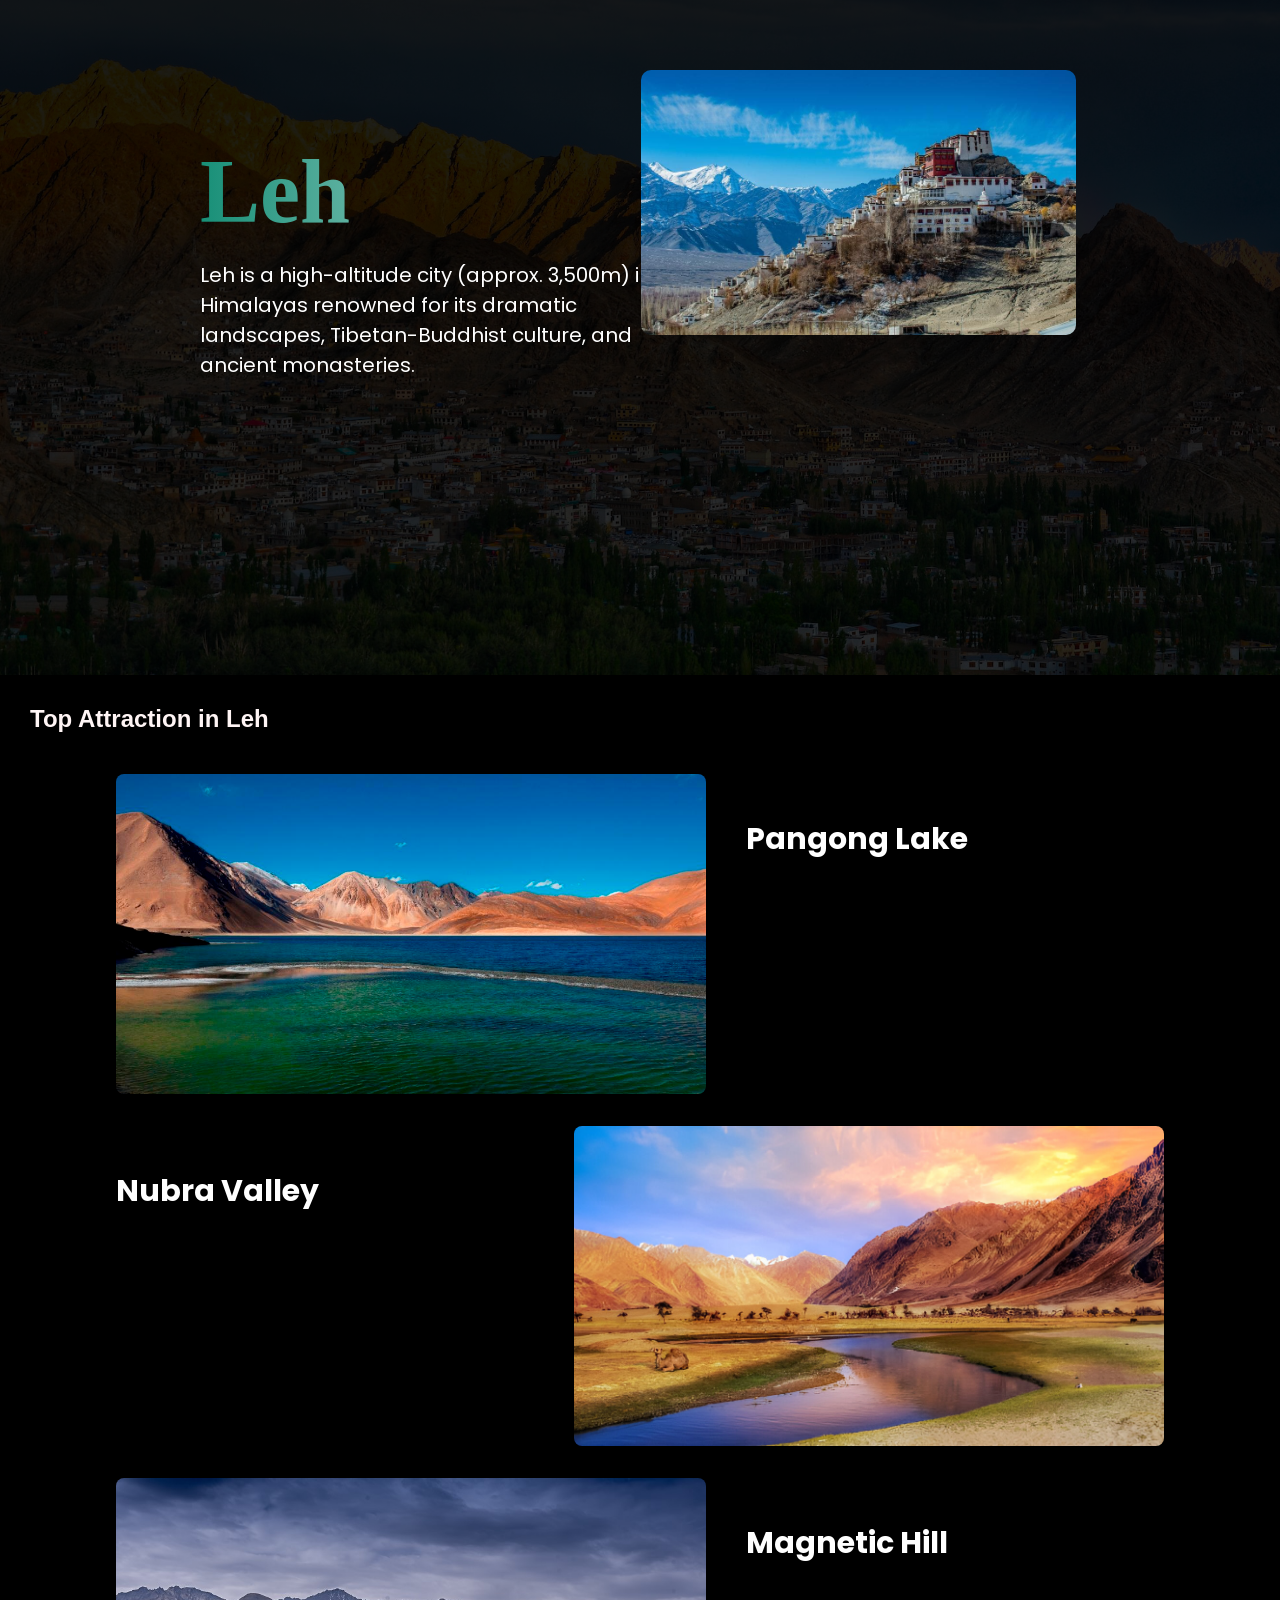
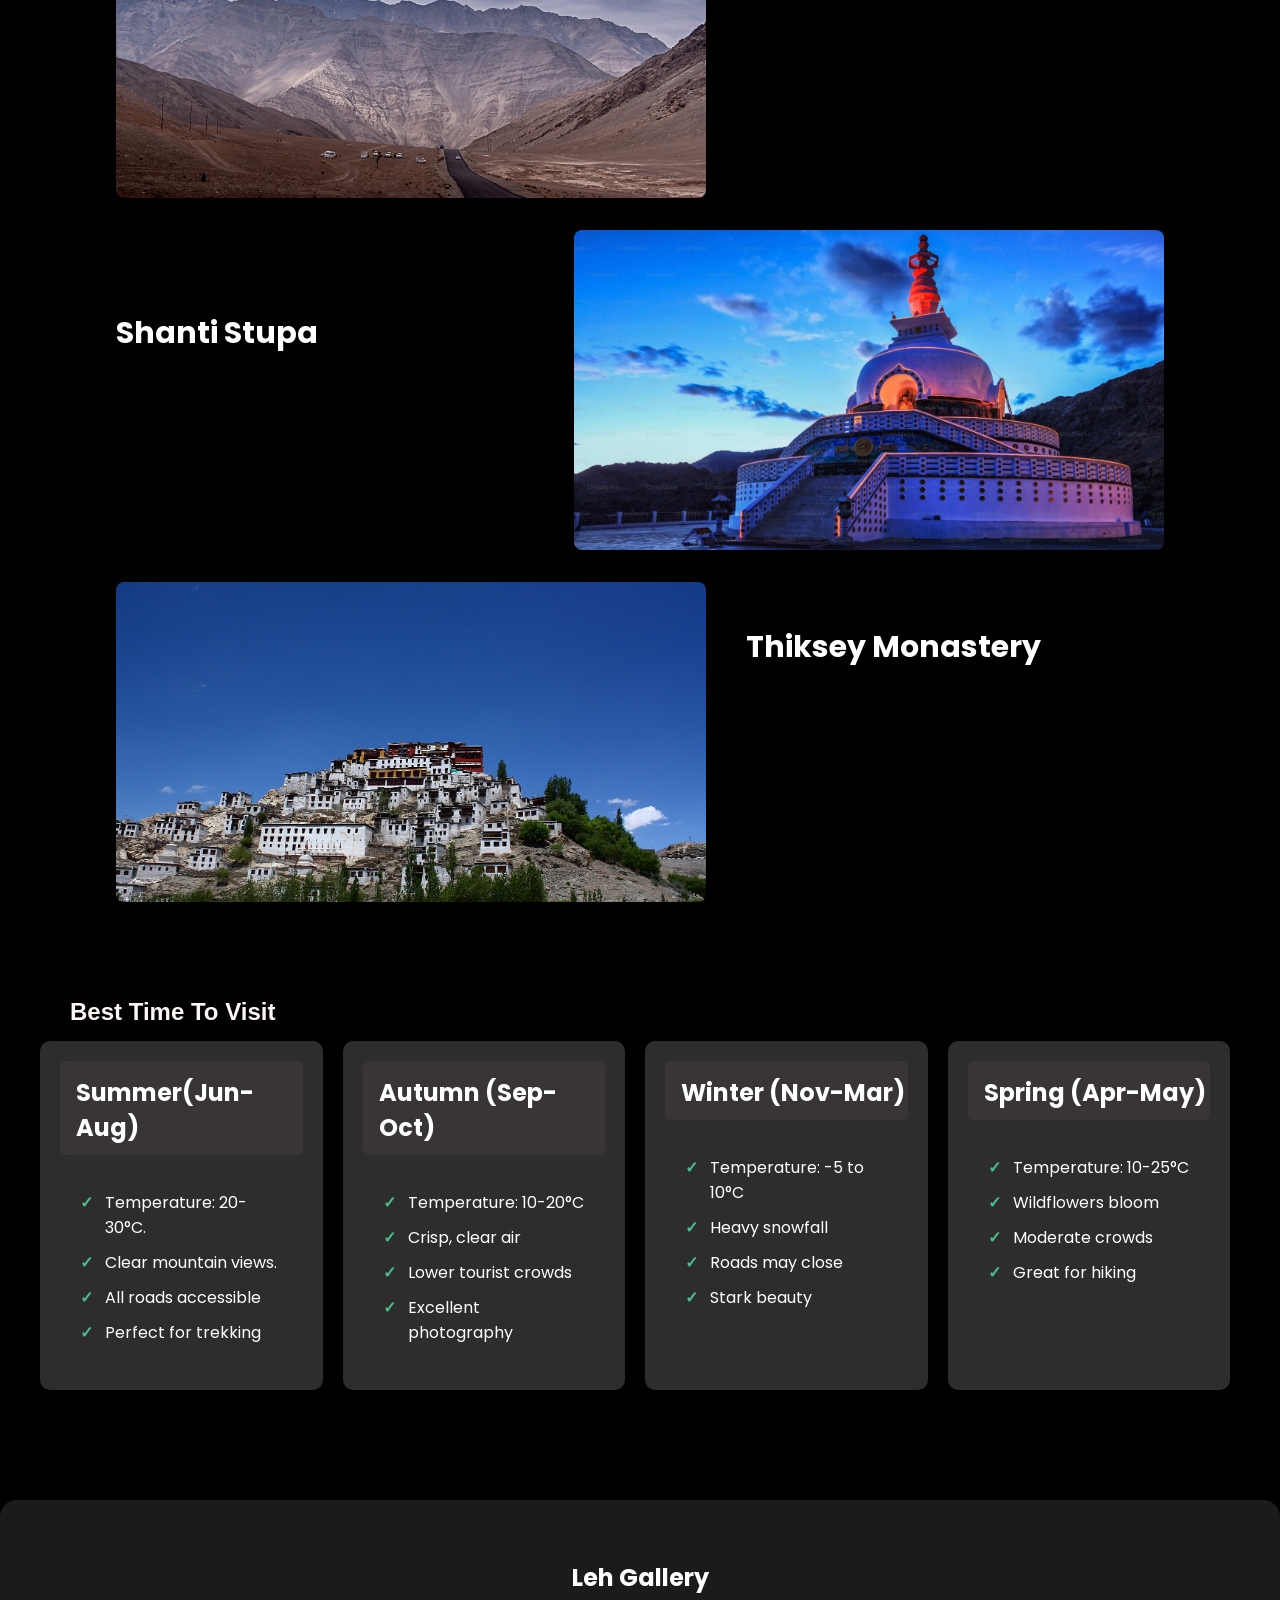
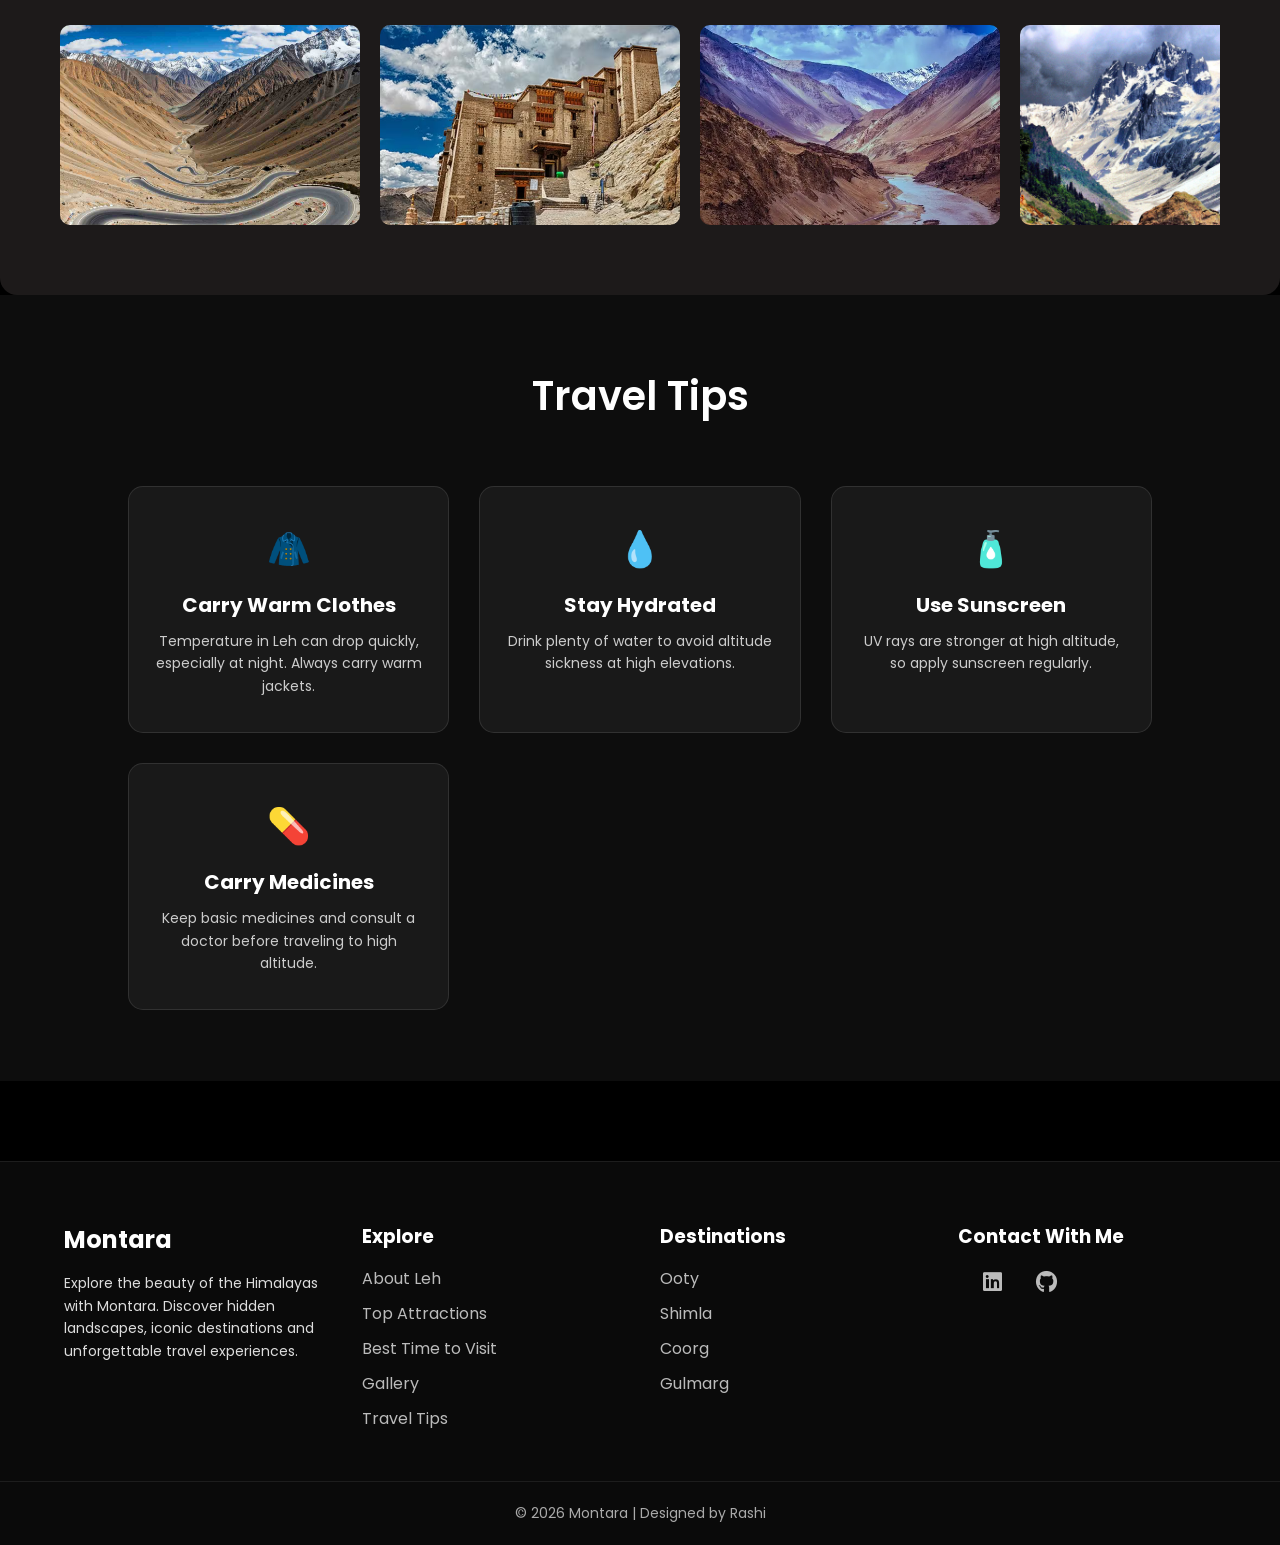
<file: leh.html>
<head>
  <meta charset="UTF-8">
  <meta name="viewport" content="width=device-width, initial-scale=1.0">
  <title>Leh</title>

  <link rel="stylesheet" href="explore.css">
  <link href="https://fonts.googleapis.com/css2?family=Poppins:wght@300;400;600&display=swap" rel="stylesheet">
  <link rel="stylesheet" href="https://cdnjs.cloudflare.com/ajax/libs/font-awesome/6.5.0/css/all.min.css">

</head>

<body>
  <div class="hero hero-leh" id="about">
    <div class="text-container">
      <h1>Leh</h1>
      <p>
        Leh is a high-altitude city (approx. 3,500m) in the Himalayas renowned
        for its dramatic landscapes, Tibetan-Buddhist culture, and ancient
        monasteries.
      </p>
    </div>
    <img src="Images/leh-background(2).jpg" class="overlay" />
  </div>

  <!-- top attraction section -->

  <section id="attractions" class="attraction">
    <h1 class="heading">Top Attraction in Leh</h1>

    <div class="list">
      <div class="place">
        <img src="Images/pangong1.jpg" />

        <div class="text">
          <h2>Pangong Lake</h2>
          <p>
            Pangong Lake is a stunning, high-altitude (4,350m) saline lake in
            Ladakh, famous for shifting colors from azure to light blue,
            green, and grey. Spanning 160km across India and China, it is one
            of the world's highest saltwater lakes, freezing solid in winter.
            It is a renowned, biodiversity-rich, and cinematic, star-studded
            destination.
          </p>
        </div>
      </div>

      <div class="place reverse">
        <img src="Images/nubra1.jpg" />

        <div class="text">
          <h2>Nubra Valley</h2>
          <p>
            Nestled at an average altitude of 10,000 feet, Nubra Valley is a
            breathtaking high-altitude cold desert where the Karakoram and
            Himalayan ranges converge. It is world-renowned for the Hunder
            Sand Dunes, where travelers can ride rare, double-humped Bactrian
            camels—a living relic of the ancient Silk Road trade route. The
            valley’s skyline
          </p>
        </div>
      </div>

      <div class="place">
        <img src="Images/Magnetic.jpg" />
        <div class="text">
          <h2>Magnetic Hill</h2>
          <p>
            Magnetic Hill in Ladakh, India, is a famous tourist spot on the
            Leh-Kargil Highway (14,000 ft) known for the optical illusion
            where parked vehicles in neutral gear appear to roll uphill on
            their own. It is primarily a "gravity hill" created by the
            surrounding landscape, which tricks the eyes into perceiving a
            slight downhill slope as an ascent.
          </p>
        </div>
      </div>

      <div class="place reverse">
        <img src="Images/ShantiStupa(1).jpg" />
        <div class="text">
          <h2>Shanti Stupa</h2>
          <p>
            Shanti Stupa is special for holding Buddha relics at its base,
            consecrated by the 14th Dalai Lama, and offering panoramic,
            illuminated views of the surrounding Leh landscape.
          </p>
        </div>
      </div>

      <div class="place">
        <img src="Images/thiskey(1).jpg" />
        <div class="text">
          <h2>Thiksey Monastery</h2>
          <p>
            Thiksey Monastery, located 19 km from Leh in Ladakh, is a
            prominent 12-story Gelugpa sect monastery renowned as the "Mini
            Potala of India". Founded in 1433, it is the largest in central
            Ladakh, featuring a massive 49-foot (15m) statue of Maitreya
            Buddha, exquisite art, a vibrant, multi-tiered structure, and
            panoramic Indus Valley views
          </p>
        </div>
      </div>
    </div>
  </section>
  <section id="best-time" class="best-time">
    <h1 class="heading">Best Time To Visit</h1>

    <div class="time-cards">
      <div class="time-card">
        <div class="card-heading">
          <h2>Summer(Jun-Aug)</h2>
        </div>

        <ul class="highlight">
          <li>Temperature: 20-30°C.</li>
          <li>Clear mountain views.</li>
          <li>All roads accessible</li>
          <li>Perfect for trekking</li>
        </ul>
      </div>

      <div class="time-card">
        <div class="card-heading">
          <h2>Autumn (Sep-Oct)</h2>
        </div>
        <ul class="highlight">
          <li>Temperature: 10-20°C</li>
          <li>Crisp, clear air</li>
          <li>Lower tourist crowds</li>
          <li>Excellent photography</li>
        </ul>
      </div>

      <div class="time-card">
        <div class="card-heading">
          <h2>Winter (Nov-Mar)</h2>
        </div>
        <ul class="highlight">
          <li>Temperature: -5 to 10°C</li>
          <li>Heavy snowfall</li>
          <li>Roads may close</li>
          <li>Stark beauty</li>
        </ul>
      </div>

      <div class="time-card">
        <div class="card-heading">
          <h2>Spring (Apr-May)</h2>
        </div>
        <ul class="highlight">
          <li>Temperature: 10-25°C</li>
          <li>Wildflowers bloom</li>
          <li>Moderate crowds</li>
          <li>Great for hiking</li>
        </ul>
      </div>
    </div>
  </section>

  <!-- galary section -->

  <section id="gallery" class="gallery">
    <h1>Leh Gallery</h1>

    <div class="gallery-scroll">
      <img src="Images/leh(1).jpg" />
      <img src="Images/leh2.avif" />
      <img src="Images/leh3.webp" />
      <img src="Images/leh4.webp" />
      <img src="Images/leh5.jfif" />
      <img src="Images/leh6.jfif" />
      <img src="Images/leh7.jfif" />
      <img src="Images/leh8.jfif" />
    </div>
  </section>

  <section id="travel-tips" class="travel-tips">
    <div class="container">
      <h1 class="section-title">Travel Tips</h1>

      <div class="tips-grid">
        <div class="tip-card">
          <div class="tip-icon">🧥</div>
          <h3>Carry Warm Clothes</h3>
          <p>
            Temperature in Leh can drop quickly, especially at night. Always
            carry warm jackets.
          </p>
        </div>

        <div class="tip-card">
          <div class="tip-icon">💧</div>
          <h3>Stay Hydrated</h3>
          <p>
            Drink plenty of water to avoid altitude sickness at high
            elevations.
          </p>
        </div>

        <div class="tip-card">
          <div class="tip-icon">🧴</div>
          <h3>Use Sunscreen</h3>
          <p>
            UV rays are stronger at high altitude, so apply sunscreen
            regularly.
          </p>
        </div>

        <div class="tip-card">
          <div class="tip-icon">💊</div>
          <h3>Carry Medicines</h3>
          <p>
            Keep basic medicines and consult a doctor before traveling to high
            altitude.
          </p>
        </div>
      </div>
    </div>
  </section>
  <footer class="leh-footer">

    <div class="footer-container">

      <!-- About -->
      <div class="footer-about">
        <h2>Montara</h2>
        <p>
          Explore the beauty of the Himalayas with Montara. Discover hidden
          landscapes, iconic destinations and unforgettable travel experiences.
        </p>
      </div>

      <!-- Explore Links -->
      <div class="footer-links">
        <h3>Explore</h3>
        <ul>
          <li><a href="#about">About Leh</a></li>
          <li><a href="#attractions">Top Attractions</a></li>
          <li><a href="#best-time">Best Time to Visit</a></li>
          <li><a href="#gallery">Gallery</a></li>
          <li><a href="#travel-tips">Travel Tips</a></li>
        </ul>
      </div>

      <!-- Destinations -->
      <div class="footer-destinations">
        <h3>Destinations</h3>
        <ul>
          <li><a href="ooty.html">Ooty</a></li>
          <li><a href="shimla.html">Shimla</a></li>
          <li><a href="coorg.html">Coorg</a></li>
          <li><a href="gulmarg.html">Gulmarg</a></li>
        </ul>
      </div>

      <!-- Social -->
      <div class="footer-social">
        <h3>Contact With Me</h3>

        <div class="social-icons">

          <a href="https://www.linkedin.com/in/rashi-kumari-15987a321/" target="_blank">
            <i class="fa-brands fa-linkedin"></i>
          </a>

          <a href="https://github.com/RashiSingh1" target="_blank">
            <i class="fa-brands fa-github"></i>
          </a>

        </div>

      </div>

    </div>

    <div class="footer-bottom">
      <p>© 2026 Montara | Designed by Rashi</p>
    </div>

  </footer>
</body>

</html>
</file>
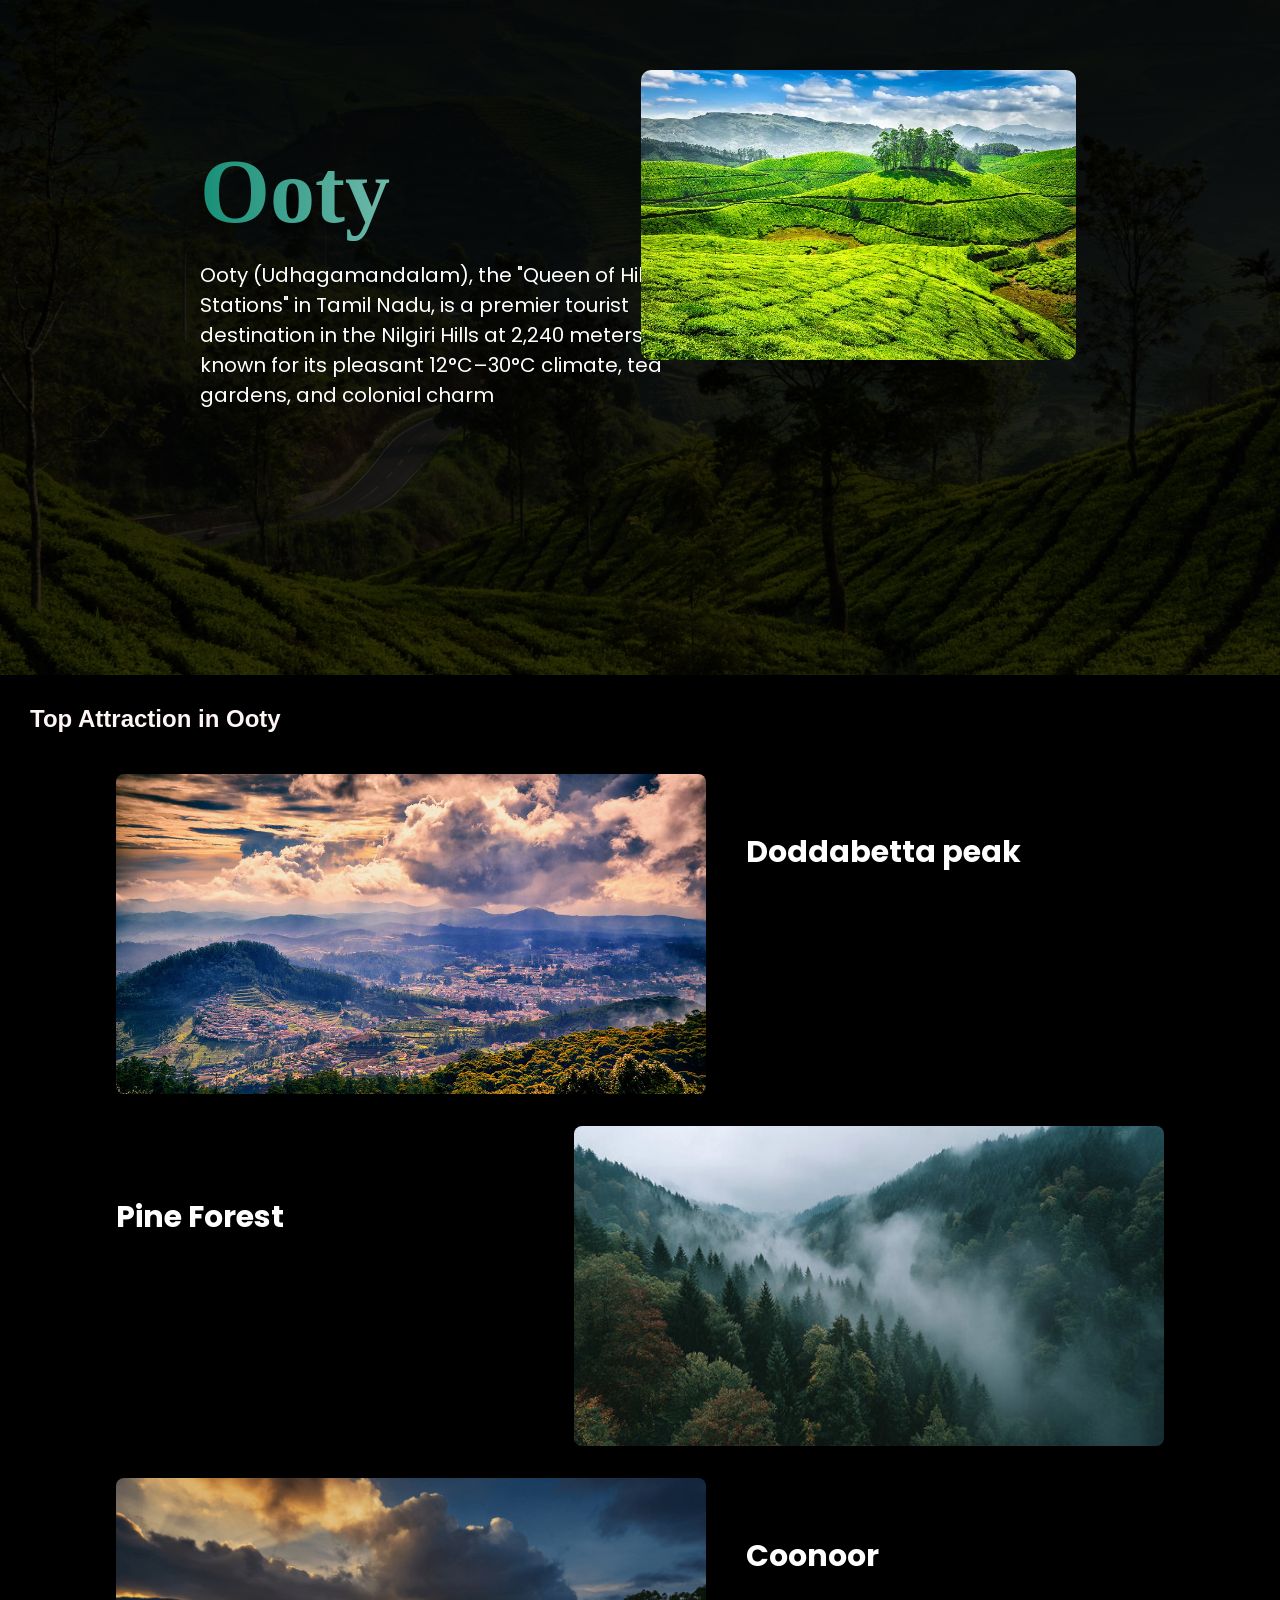
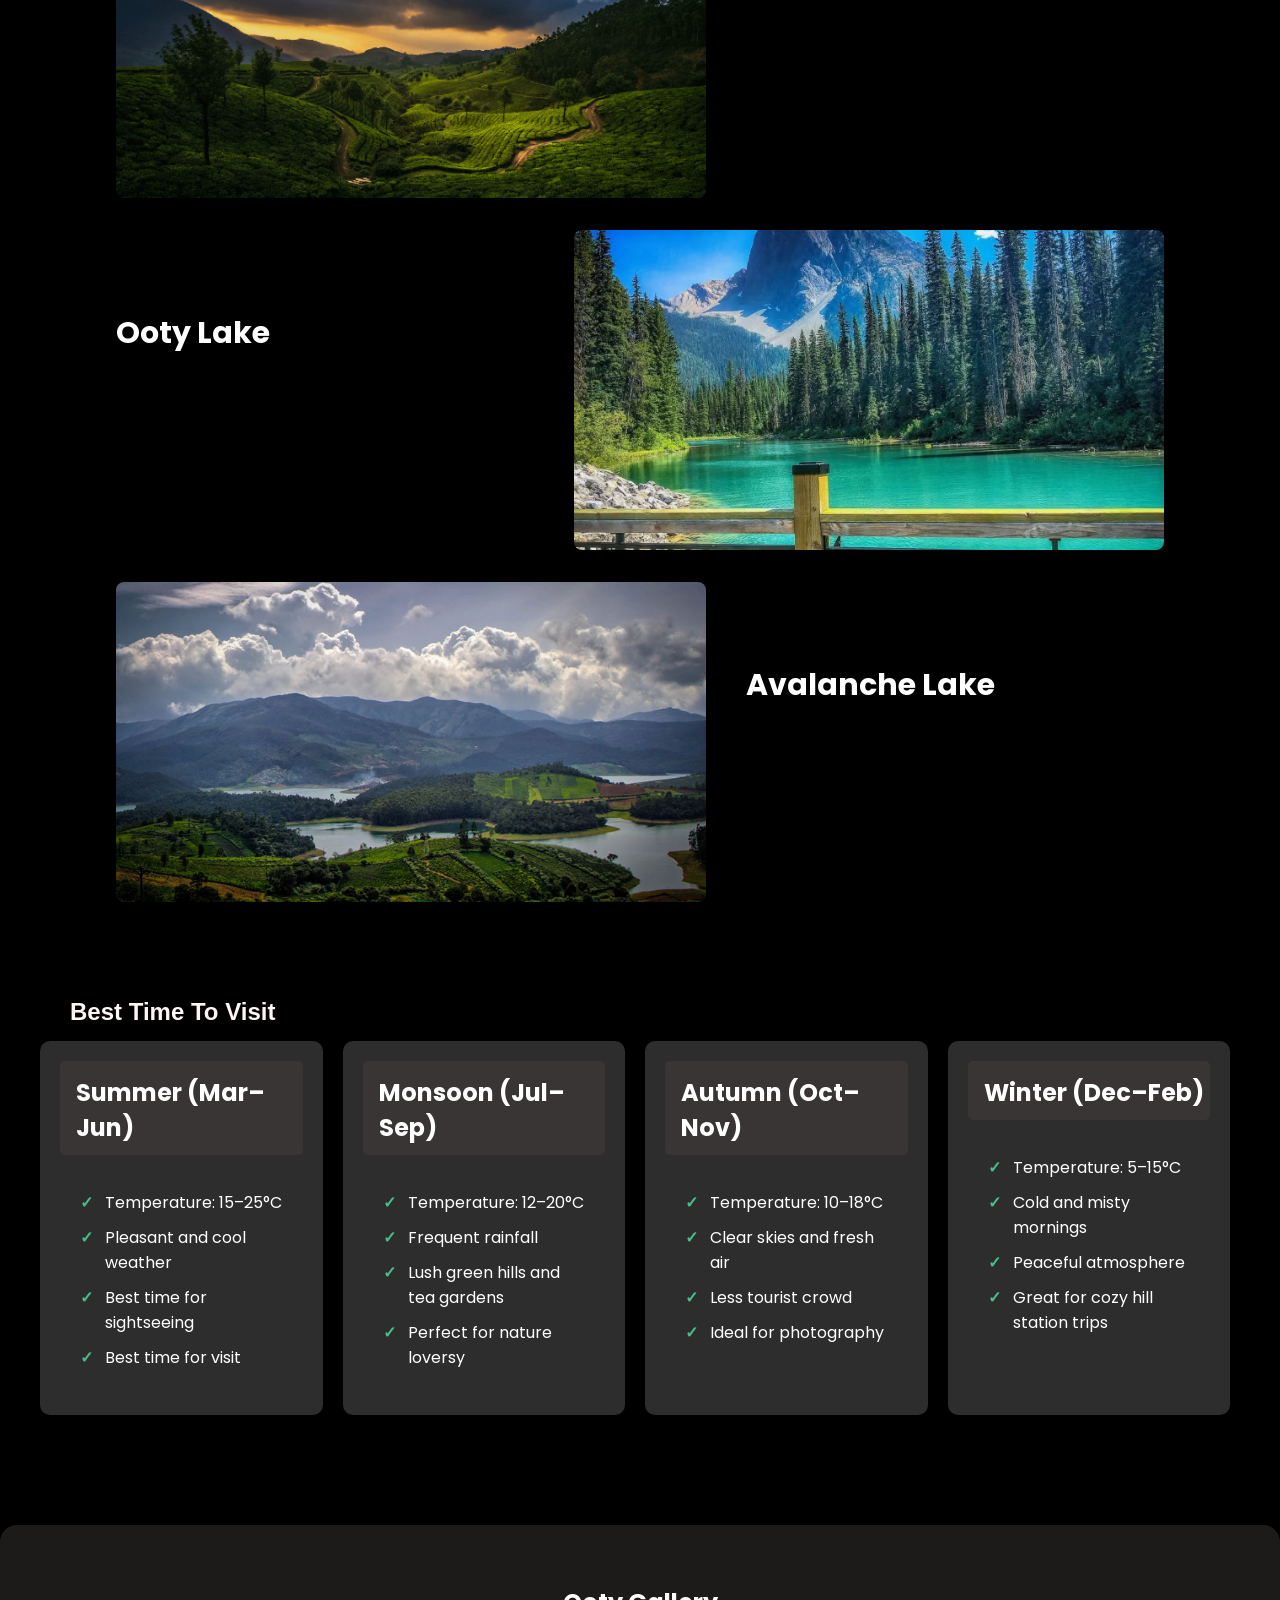
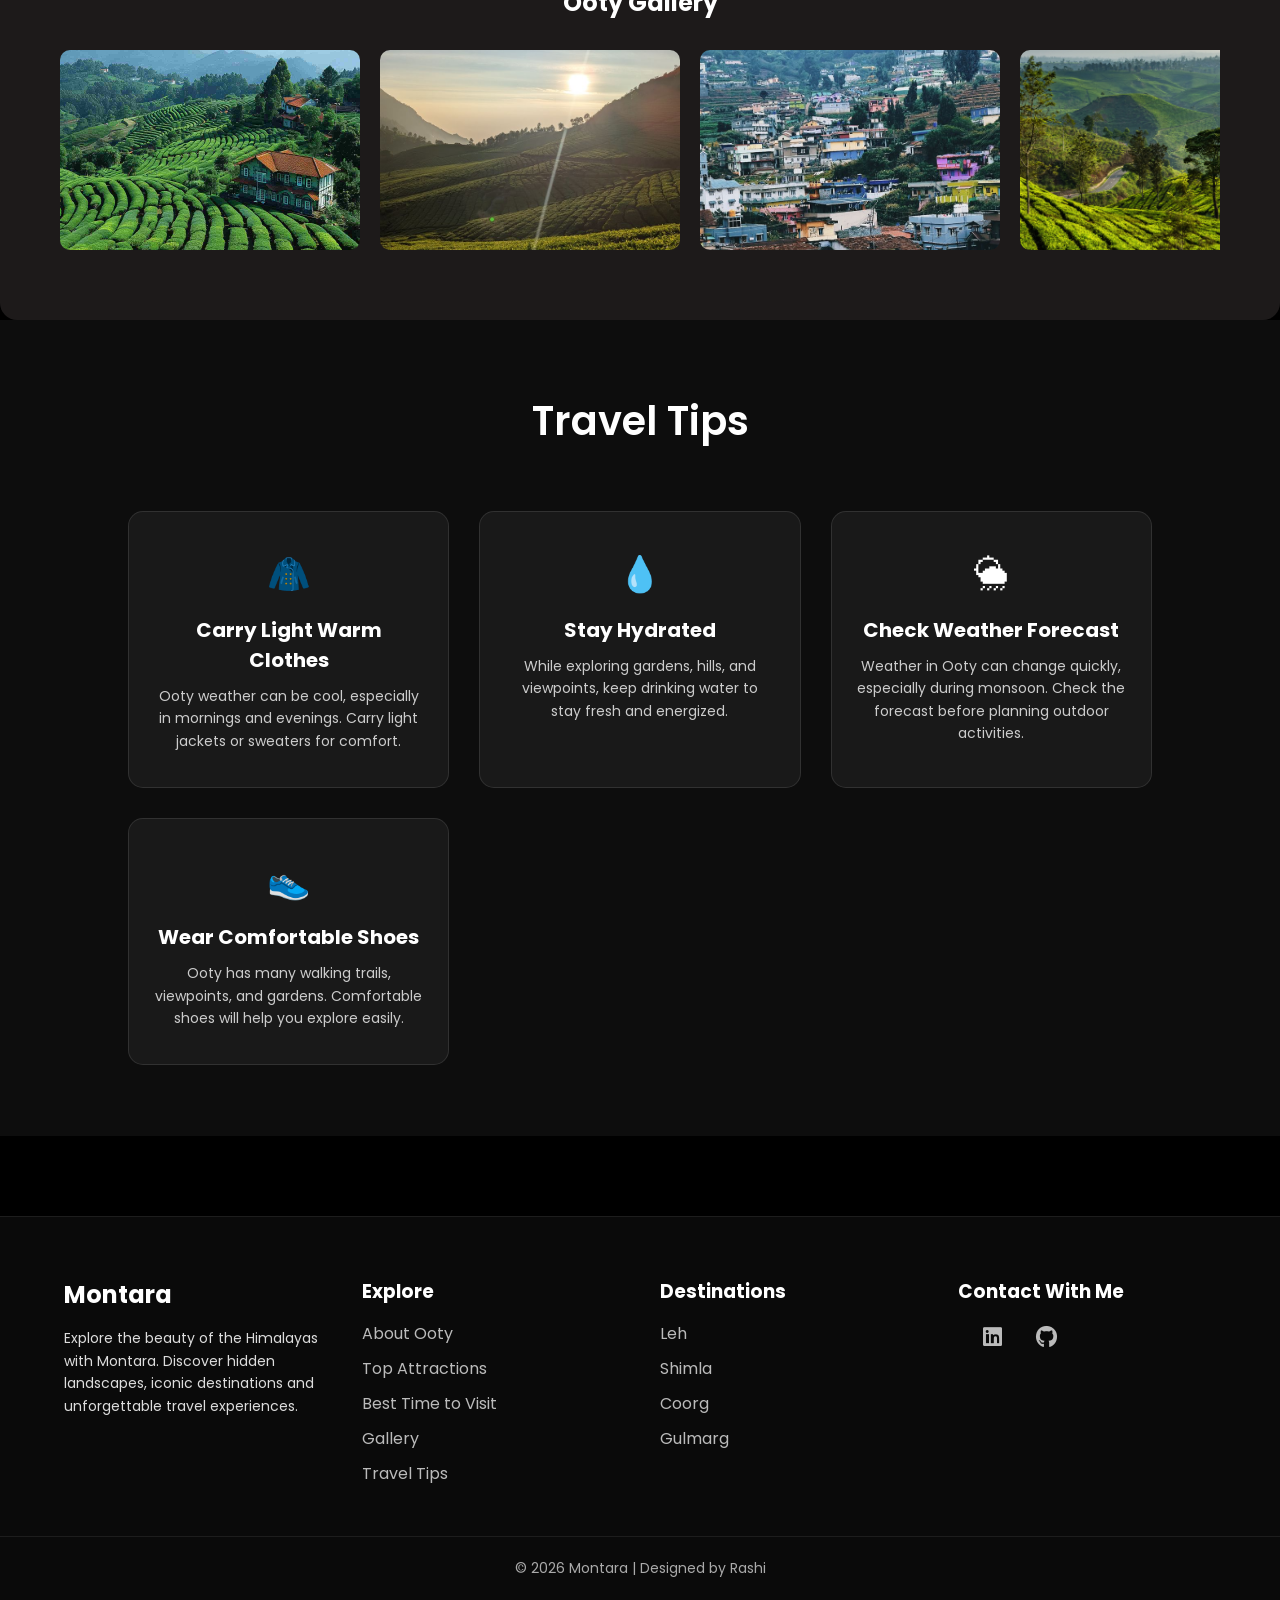
<file: ooty.html>
<head>
  <meta charset="UTF-8">
  <meta name="viewport" content="width=device-width, initial-scale=1.0">
  <title>Ooty</title>

  <link rel="stylesheet" href="explore.css">
  <link href="https://fonts.googleapis.com/css2?family=Poppins:wght@300;400;600&display=swap" rel="stylesheet">
  <link rel="stylesheet" href="https://cdnjs.cloudflare.com/ajax/libs/font-awesome/6.5.0/css/all.min.css">

</head>

<body>
  <div class="hero hero-ooty" id="about">
    <div class="text-container">
      <h1>Ooty</h1>
      <p>
        Ooty (Udhagamandalam), the "Queen of Hill Stations" in Tamil Nadu, is a premier tourist destination in the
        Nilgiri Hills at 2,240 meters, known for its pleasant 12°C–30°C climate, tea gardens, and colonial charm
      </p>
    </div>
    <img src="Images/ooty6.webp" class="overlay" />
  </div>

  <!-- top attraction section -->

  <section id="attractions" class="attraction">
    <h1 class="heading">Top Attraction in Ooty</h1>

    <div class="list">
      <div class="place">
        <img src="Images/Doddabetta-Cover.jpg" />

        <div class="text">
          <h2>Doddabetta peak </h2>
          <p>
            Doddabetta Peak, located about 10 km from Ooty in Tamil Nadu, is the highest point in the Nilgiri Mountains
            at 2,637 meters (
            feet). Known for its panoramic views, dense shola forests, and a telescope house, it is a popular, easily
            accessible tourist spot, particularly for sunrises and sunsets.
          </p>
        </div>
      </div>

      <div class="place reverse">
        <img src="Images/pine.jpg" />

        <div class="text">
          <h2>Pine Forest </h2>
          <p>
            Pine Forest is a serene, scenic spot featuring hundreds of tall, slender trees. Popularized by film shoots,
            it offers a quiet escape for photography, nature walks, and, in some areas, horse riding. It is easily
            accessible, approximately 9 km from Ooty.
          </p>
        </div>
      </div>

      <div class="place">
        <img src="Images/coonoor.png" />
        <div class="text">
          <h2>Coonoor</h2>
          <p>
            The second-largest hill station in the Nilgiris, is a serene, tea-plantation-covered alternative to nearby
            Ooty, located in Tamil Nadu, India. Known for its milder climate, colonial charm, and attractions like Sim’s
            Park, Lamb's Rock, and the Nilgiri Mountain Railway
          </p>
        </div>
      </div>

      <div class="place reverse">
        <img height="300px" width="10px" src="Images/ootylake.avif" />
        <div class="text">
          <h2>Ooty Lake</h2>
          <p>
            Ooty Lake is a popular 65-acre artificial, scenic lake in the Nilgiris district of Tamil Nadu, created by
            John Sullivan in 1824 for fishing. Located at an altitude of 2,240m
          </p>
        </div>
      </div>

      <div class="place">
        <img src="Images/avalanch-lake.jpg" />
        <div class="text">
          <h2>Avalanche Lake</h2>
          <p>
            Avalanche Lake in Ooty, Tamil Nadu, is a pristine, crystal-blue natural lake surrounded by lush Nilgiri
            forests and rolling hills, located about 20-30 km from Ooty.
          </p>
        </div>
      </div>
    </div>
  </section>
  <section id="best-time" class="best-time">
    <h1 class="heading">Best Time To Visit</h1>

    <div class="time-cards">
      <div class="time-card">
        <div class="card-heading">
          <h2>Summer (Mar–Jun)</h2>
        </div>

        <ul class="highlight">
          <li>Temperature: 15–25°C</li>
          <li>Pleasant and cool weather</li>
          <li>Best time for sightseeing</li>
          <li>Best time for visit</li>
        </ul>
      </div>

      <div class="time-card">
        <div class="card-heading">
          <h2>Monsoon (Jul–Sep)</h2>
        </div>
        <ul class="highlight">
          <li>Temperature: 12–20°C</li>
          <li>Frequent rainfall</li>
          <li>Lush green hills and tea gardens</li>
          <li>Perfect for nature loversy</li>
        </ul>
      </div>

      <div class="time-card">
        <div class="card-heading">
          <h2>Autumn (Oct–Nov)</h2>
        </div>
        <ul class="highlight">
          <li>Temperature: 10–18°C</li>
          <li>Clear skies and fresh air</li>
          <li>Less tourist crowd</li>
          <li>Ideal for photography</li>
        </ul>
      </div>

      <div class="time-card">
        <div class="card-heading">
          <h2>Winter (Dec–Feb)</h2>
        </div>
        <ul class="highlight">
          <li>Temperature: 5–15°C</li>
          <li>Cold and misty mornings</li>
          <li>Peaceful atmosphere</li>
          <li>Great for cozy hill station trips</li>
        </ul>
      </div>
    </div>
  </section>

  <!-- galary section -->

  <section id="gallery" class="gallery">
    <h1>Ooty Gallery</h1>

    <div class="gallery-scroll">
      <img src="Images/ooty.jpg" />
      <img src="Images/ooty1.jpg" />
      <img src="Images/ooty12.jpg" />
      <img src="Images/ooty2.webp" />
      <img src="Images/ooty6.webp" />
      <img src="Images/ooty10.avif" />
      <img src="Images/ooty11.jpg" />
      <img src="Images/oty5.jpg" />
    </div>
  </section>

  <section id="travel-tips" class="travel-tips">
    <div class="container">
      <h1 class="section-title">Travel Tips</h1>

      <div class="tips-grid">
        <div class="tip-card">
          <div class="tip-icon">🧥</div>
          <h3>Carry Light Warm Clothes</h3>
          <p>
            Ooty weather can be cool, especially in mornings and evenings.
            Carry light jackets or sweaters for comfort.
          </p>
        </div>

        <div class="tip-card">
          <div class="tip-icon">💧</div>
          <h3>Stay Hydrated</h3>
          <p>
            While exploring gardens, hills, and viewpoints, keep drinking water to stay fresh and energized.
          </p>
        </div>

        <div class="tip-card">
          <div class="tip-icon">🌦</div>
          <h3>Check Weather Forecast</h3>
          <p>
            Weather in Ooty can change quickly, especially during monsoon.
            Check the forecast before planning outdoor activities.
          </p>
        </div>

        <div class="tip-card">
          <div class="tip-icon">👟</div>
          <h3>Wear Comfortable Shoes</h3>
          <p>
            Ooty has many walking trails, viewpoints, and gardens.
            Comfortable shoes will help you explore easily.
          </p>
        </div>
      </div>
    </div>
  </section>
  <footer class="leh-footer">

    <div class="footer-container">

      <!-- About -->
      <div class="footer-about">
        <h2>Montara</h2>
        <p>
          Explore the beauty of the Himalayas with Montara. Discover hidden
          landscapes, iconic destinations and unforgettable travel experiences.
        </p>
      </div>

      <!-- Explore Links -->
      <div class="footer-links">
        <h3>Explore</h3>
        <ul>
          <li><a href="#about">About Ooty</a></li>
          <li><a href="#attractions">Top Attractions</a></li>
          <li><a href="#best-time">Best Time to Visit</a></li>
          <li><a href="#gallery">Gallery</a></li>
          <li><a href="#travel-tips">Travel Tips</a></li>
        </ul>
      </div>

      <!-- Destinations -->
      <div class="footer-destinations">
        <h3>Destinations</h3>
        <ul>
          <li><a href="leh.html">Leh</a></li>
          <li><a href="shimla.html">Shimla</a></li>
          <li><a href="coorg.html">Coorg</a></li>
          <li><a href="gulmarg.html">Gulmarg</a></li>
        </ul>
      </div>

      <!-- Social -->
      <div class="footer-social">
        <h3>Contact With Me</h3>

        <div class="social-icons">

          <a href="https://www.linkedin.com/in/rashi-kumari-15987a321/" target="_blank">
            <i class="fa-brands fa-linkedin"></i>
          </a>

          <a href="https://github.com/RashiSingh1" target="_blank">
            <i class="fa-brands fa-github"></i>
          </a>

        </div>

      </div>

    </div>

    <div class="footer-bottom">
      <p>© 2026 Montara | Designed by Rashi</p>
    </div>

  </footer>
</body>

</html>
</file>
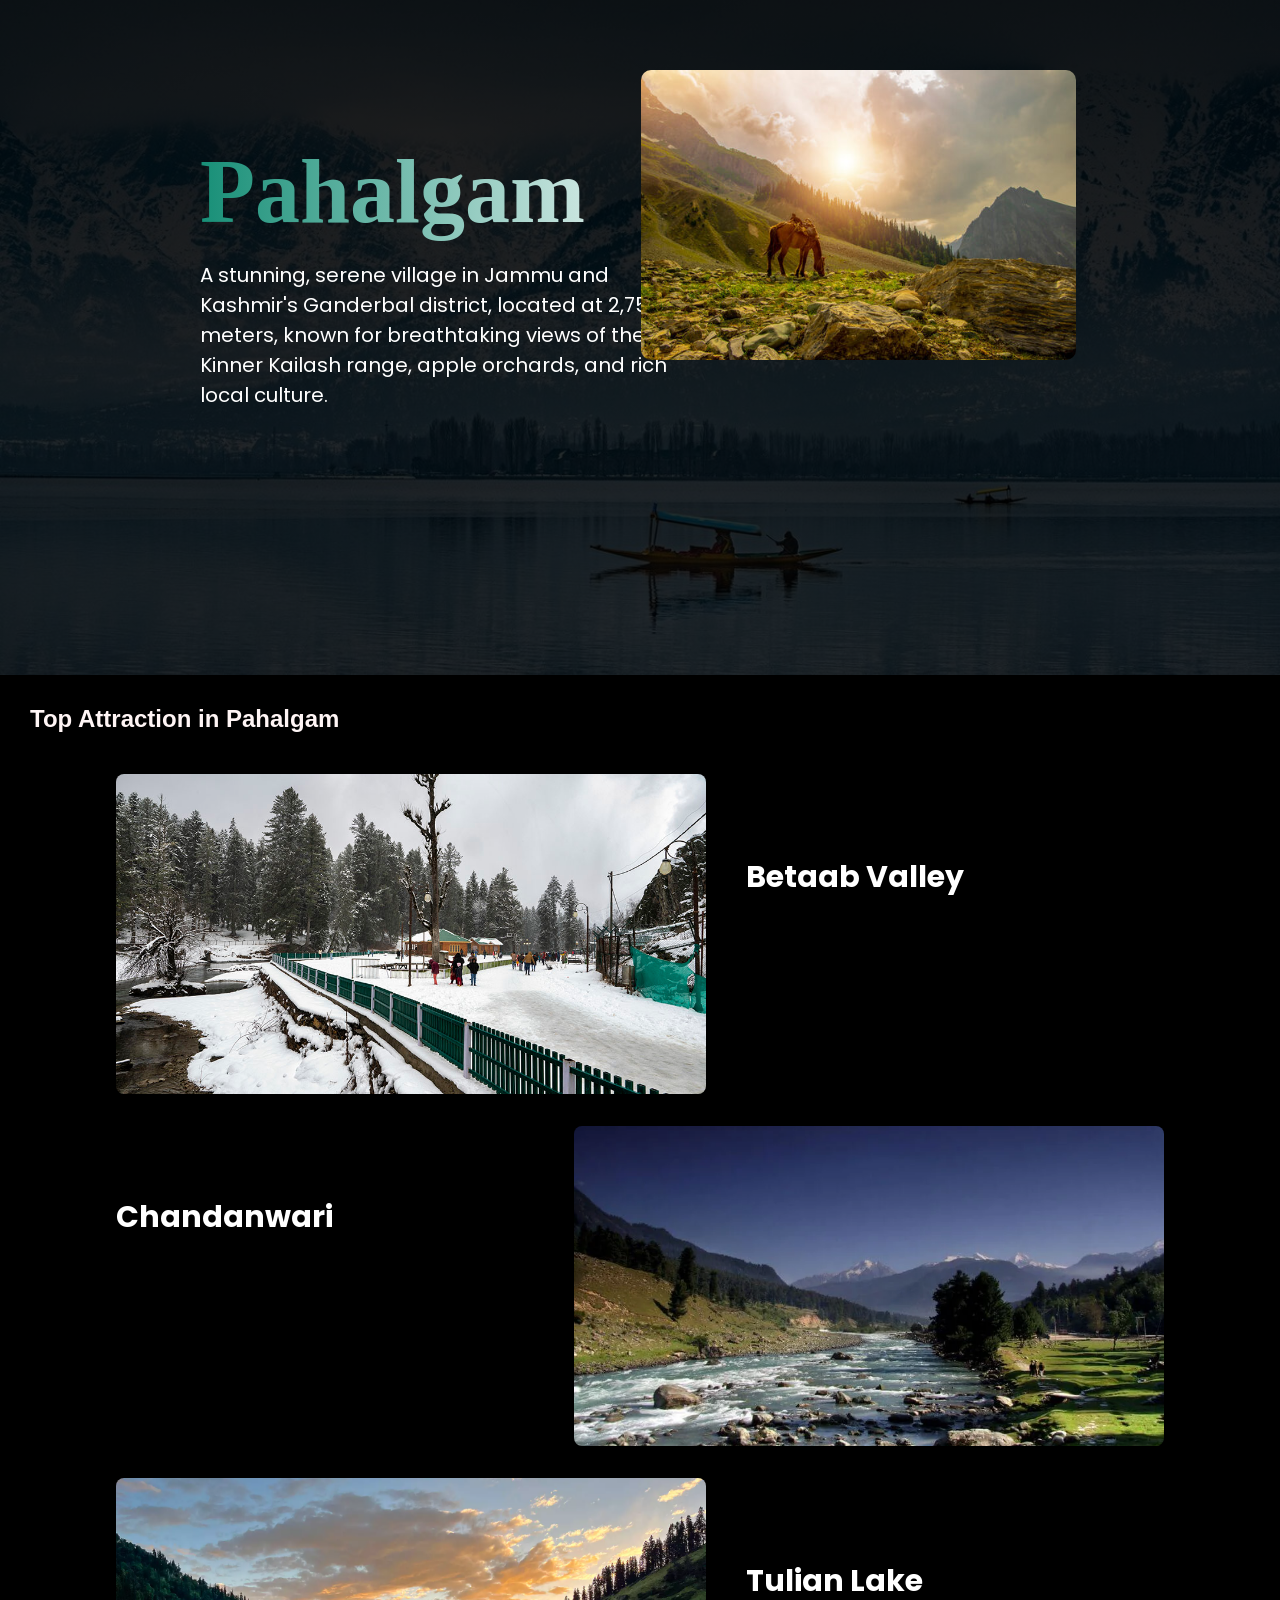
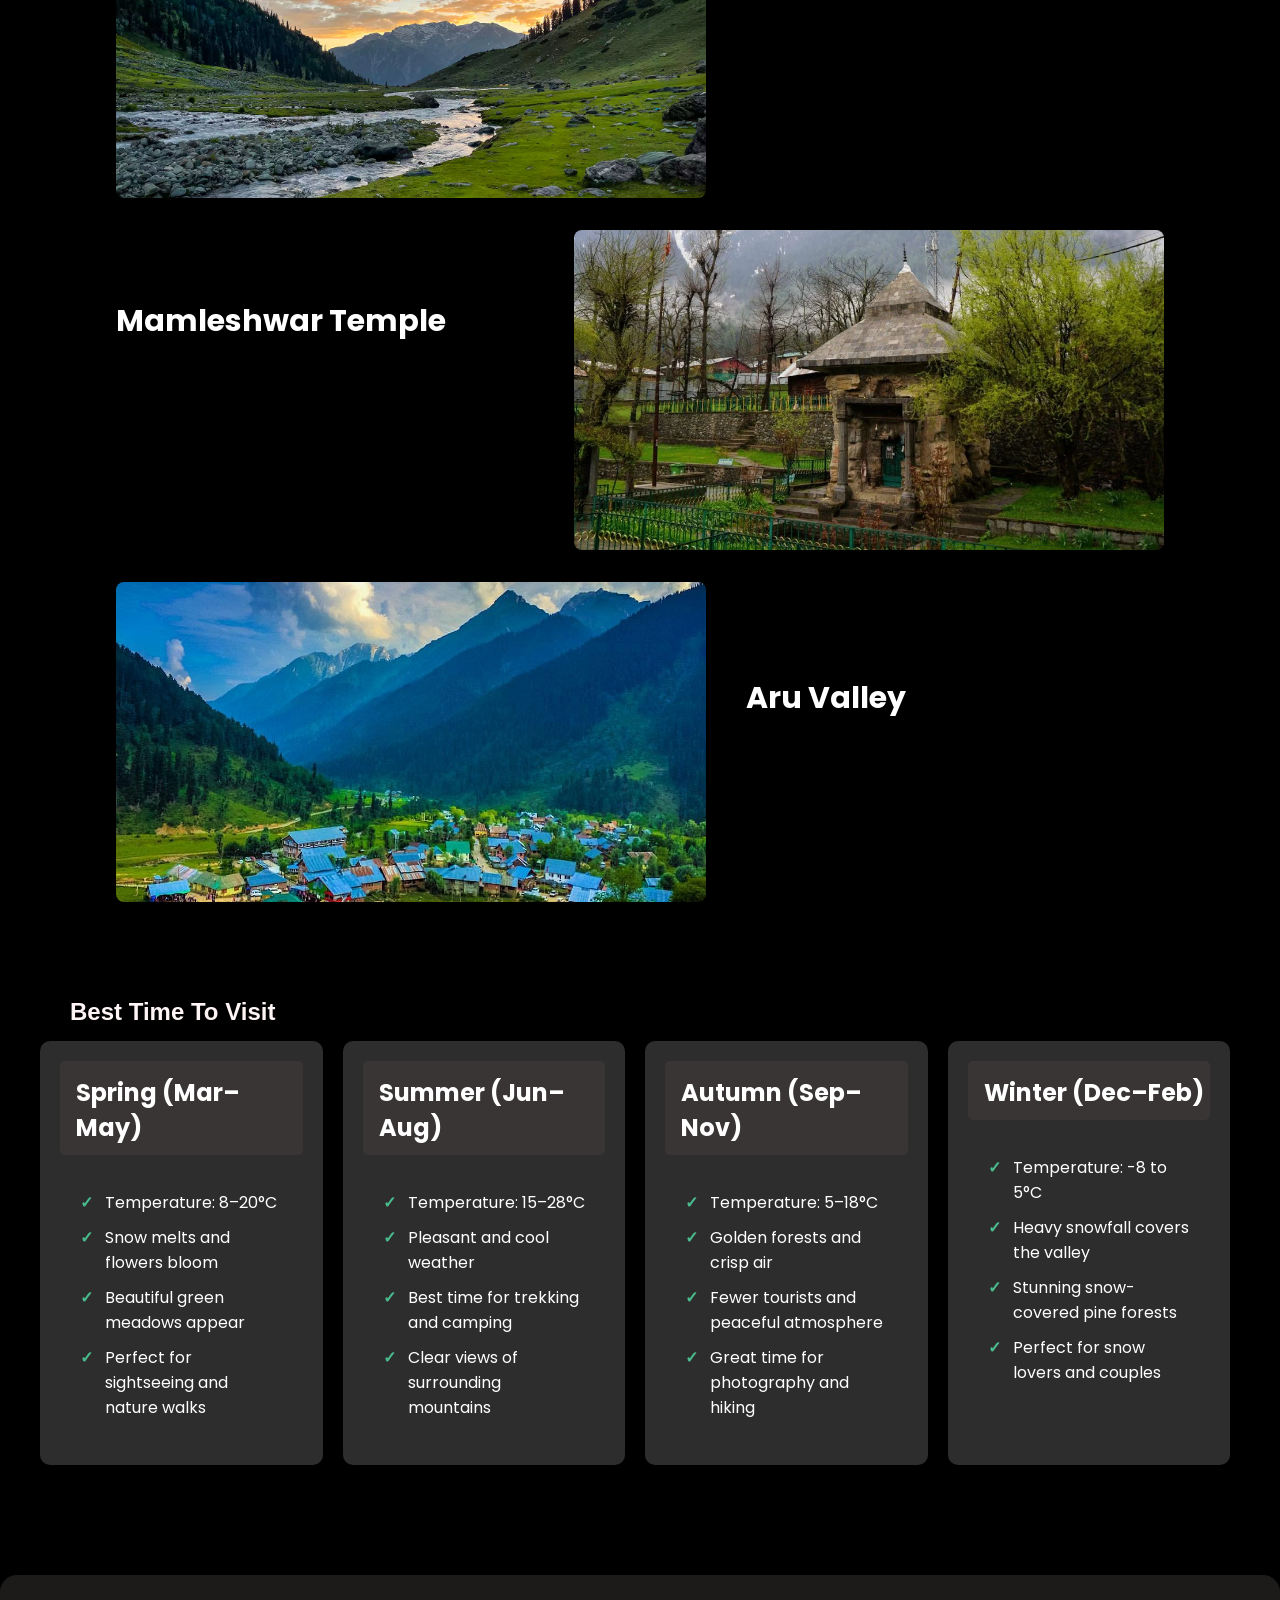
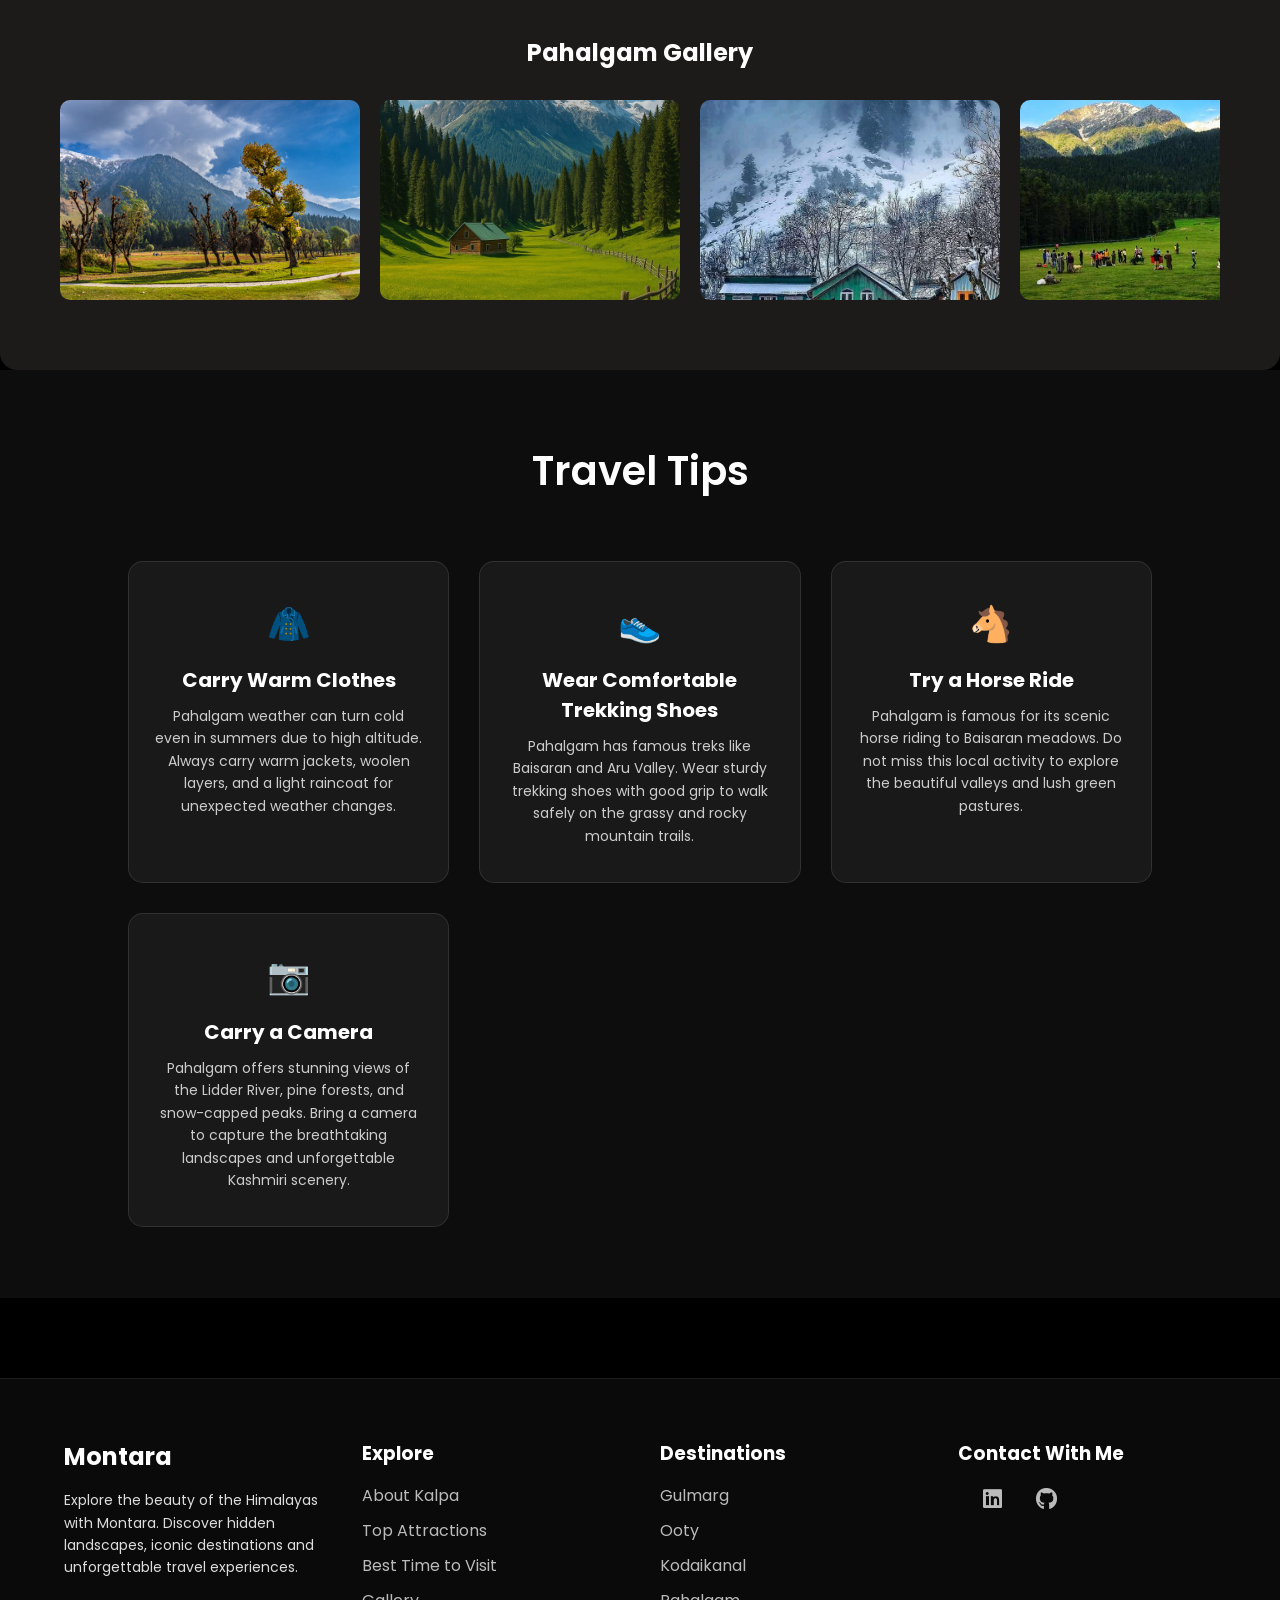
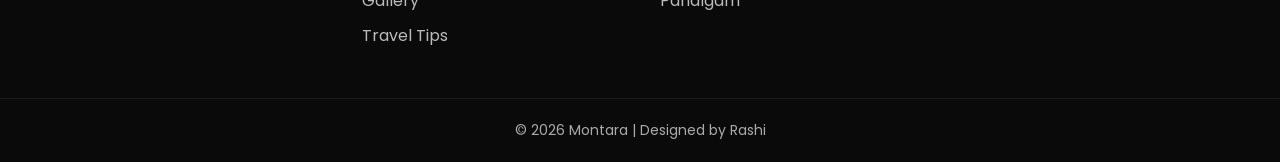
<file: pahalgam.html>
<head>
    <meta charset="UTF-8">
    <meta name="viewport" content="width=device-width, initial-scale=1.0">
    <title>Pahalgam</title>

    <link rel="stylesheet" href="explore.css">
    <link href="https://fonts.googleapis.com/css2?family=Poppins:wght@300;400;600&display=swap" rel="stylesheet">
    <link rel="stylesheet" href="https://cdnjs.cloudflare.com/ajax/libs/font-awesome/6.5.0/css/all.min.css">

</head>

<body>
    <div class="hero hero-pahalgam" id="about">
        <div class="text-container">
            <h1>Pahalgam</h1>
            <p>
                A stunning, serene village in Jammu and Kashmir's Ganderbal district, located at 2,758 meters, known for
                breathtaking views of the Kinner Kailash range, apple orchards, and rich local culture.
            </p>
        </div>
        <img src="Images/pahalgam05.jpg" class="overlay" />
    </div>

    <!-- top attraction section -->

    <section id="attractions" class="attraction">
        <h1 class="heading">Top Attraction in Pahalgam</h1>

        <div class="list">
            <div class="place">
                <img src="Images/betaabValley.jpg" />

                <div class="text">
                    <h2>Betaab Valley </h2>
                    <p>Betaab Valley, located 15 km from Pahalgam in Jammu and Kashmir’s Anantnag district, is a
                        breathtaking scenic spot named after the 1983 Bollywood film Betaab.
                    </p>
                </div>
            </div>

            <div class="place reverse">
                <img src="Images/chandanwari.webp" />

                <div class="text">
                    <h2>Chandanwari </h2>
                    <p>
                        Chandanwari, located about 16 km from Pahalgam in Jammu & Kashmir at 2,895 meters, is a scenic
                        valley known as the starting point of the annual Amarnath Yatra. Famed for its year-round snow
                        bridge, Lidder River views.
                    </p>
                </div>
            </div>

            <div class="place">
                <img src="Images/tulain.webp" />
                <div class="text">
                    <h2>Tulian Lake</h2>
                    <p>
                        A stunning, high-altitude alpine lake situated at approximately 3,353 to 3,684 meters (12,087
                        ft) near Pahalgam in Kashmir, nestled between the Zanskar and Pir Panjal ranges
                    </p>
                </div>
            </div>

            <div class="place reverse">
                <img src="Images/mamaleshwar.webp" />
                <div class="text">
                    <h2> Mamleshwar Temple </h2>
                    <p>
                        The Mamleshwar Temple, located on the banks of the Lidder River in Pahalgam, Kashmir, is an
                        ancient 12th-century shrine dedicated to Lord Shiva. Known for its unique Kashmiri stone
                        architecture with a two-tiered roof, the temple is historically significant.
                    </p>
                </div>
            </div>

            <div class="place">
                <img src="Images/aruValley.jpg" />
                <div class="text">
                    <h2>Aru Valley </h2>
                    <p>
                        Aru Valley is a picturesque valley located near Pahalgam in Jammu and Kashmir, known for its
                        lush greenery, scenic beauty, and tranquil atmosphere.
                    </p>
                </div>
            </div>
            </p>
        </div>
        </div>
        </div>
    </section>
    <section id="best-time" class="best-time">
        <h1 class="heading">Best Time To Visit</h1>

        <div class="time-cards">
            <div class="time-card">
                <div class="card-heading">
                    <h2>Spring (Mar–May)</h2>
                </div>

                <ul class="highlight">
                     <li>Temperature: 8–20°C</li>
        <li>Snow melts and flowers bloom</li>
        <li>Beautiful green meadows appear</li>
        <li>Perfect for sightseeing and nature walks</li>
                </ul>
            </div>

            <div class="time-card">
                <div class="card-heading">
                    <h2>Summer (Jun–Aug)</h2>
                </div>
                <ul class="highlight">
                   <li>Temperature: 15–28°C</li>
        <li>Pleasant and cool weather</li>
        <li>Best time for trekking and camping</li>
        <li>Clear views of surrounding mountains</li>
                </ul>
            </div>

            <div class="time-card">
                <div class="card-heading">
                    <h2>Autumn (Sep–Nov)</h2>
                </div>
                <ul class="highlight">
                     <li>Temperature: 5–18°C</li>
        <li>Golden forests and crisp air</li>
        <li>Fewer tourists and peaceful atmosphere</li>
        <li>Great time for photography and hiking</li>
                </ul>
            </div>

            <div class="time-card">
                <div class="card-heading">
                    <h2>Winter (Dec–Feb)</h2>
                </div>
                <ul class="highlight">
                   <li>Temperature: -8 to 5°C</li>
        <li>Heavy snowfall covers the valley</li>
        <li>Stunning snow-covered pine forests</li>
        <li>Perfect for snow lovers and couples</li>
                </ul>
            </div>
        </div>
    </section>

    <!-- galary section -->

    <section id="gallery" class="gallery">
        <h1>Pahalgam Gallery</h1>

        <div class="gallery-scroll">
            <img src="Images/pahalgam.jpg" />
            <img src="Images/pahalgam2.jpg" />
            <img src="Images/pahalgam3.jpg" />
            <img src="Images/pahalgam02.jpg" />
             <img src="Images/pahalgam5.jpg" />
            <img src="Images/pahalgam01.jpg" />
            <img src="Images/pahalgam03.jpg" />
            <img src="Images/pahalgam4.jpg" />
           
        </div>
    </section>

    <section id="travel-tips" class="travel-tips">
    <div class="container">
        <h1 class="section-title">Travel Tips</h1>

        <div class="tips-grid">
            <div class="tip-card">
                <div class="tip-icon">🧥</div>
                <h3>Carry Warm Clothes</h3>
                <p>Pahalgam weather can turn cold even in summers due to high altitude. Always carry warm jackets,
                    woolen layers, and a light raincoat for unexpected weather changes.</p>
            </div>

            <div class="tip-card">
                <div class="tip-icon">👟</div>
                <h3>Wear Comfortable Trekking Shoes</h3>
                <p>Pahalgam has famous treks like Baisaran and Aru Valley. Wear sturdy trekking shoes with good grip
                    to walk safely on the grassy and rocky mountain trails.</p>
            </div>

            <div class="tip-card">
                <div class="tip-icon">🐴</div>
                <h3>Try a Horse Ride</h3>
                <p>Pahalgam is famous for its scenic horse riding to Baisaran meadows. Do not miss this local
                    activity to explore the beautiful valleys and lush green pastures.</p>
            </div>

            <div class="tip-card">
                <div class="tip-icon">📷</div>
                <h3>Carry a Camera</h3>
                <p>Pahalgam offers stunning views of the Lidder River, pine forests, and snow-capped peaks. Bring a
                    camera to capture the breathtaking landscapes and unforgettable Kashmiri scenery.</p>
            </div>
        </div>
    </div>
</section>
    <footer class="leh-footer">

        <div class="footer-container">

            <!-- About -->
            <div class="footer-about">
                <h2>Montara</h2>
                <p>
                    Explore the beauty of the Himalayas with Montara. Discover hidden
                    landscapes, iconic destinations and unforgettable travel experiences.
                </p>
            </div>

            <!-- Explore Links -->
            <div class="footer-links">
                <h3>Explore</h3>
                <ul>
                    <li><a href="#about">About Kalpa</a></li>
                    <li><a href="#attractions">Top Attractions</a></li>
                    <li><a href="#best-time">Best Time to Visit</a></li>
                    <li><a href="#gallery">Gallery</a></li>
                    <li><a href="#travel-tips">Travel Tips</a></li>
                </ul>
            </div>

            <!-- Destinations -->
            <div class="footer-destinations">
                <h3>Destinations</h3>
                <ul>
                    <li><a href="gulmarg.html">Gulmarg</a></li>
                    <li><a href="ooty.html">Ooty</a></li>
                    <li><a href="kodaikanal.html">Kodaikanal</a></li>
                    <li><a href="leh.html">Pahalgam</a></li>
                </ul>
            </div>

            <!-- Social -->
            <div class="footer-social">
                <h3>Contact With Me</h3>

                <div class="social-icons">

                    <a href="https://www.linkedin.com/in/rashi-kumari-15987a321/" target="_blank">
                        <i class="fa-brands fa-linkedin"></i>
                    </a>

                    <a href="https://github.com/RashiSingh1" target="_blank">
                        <i class="fa-brands fa-github"></i>
                    </a>

                </div>

            </div>

        </div>

        <div class="footer-bottom">
            <p>© 2026 Montara | Designed by Rashi</p>
        </div>

    </footer>
</body>

</html>
</file>
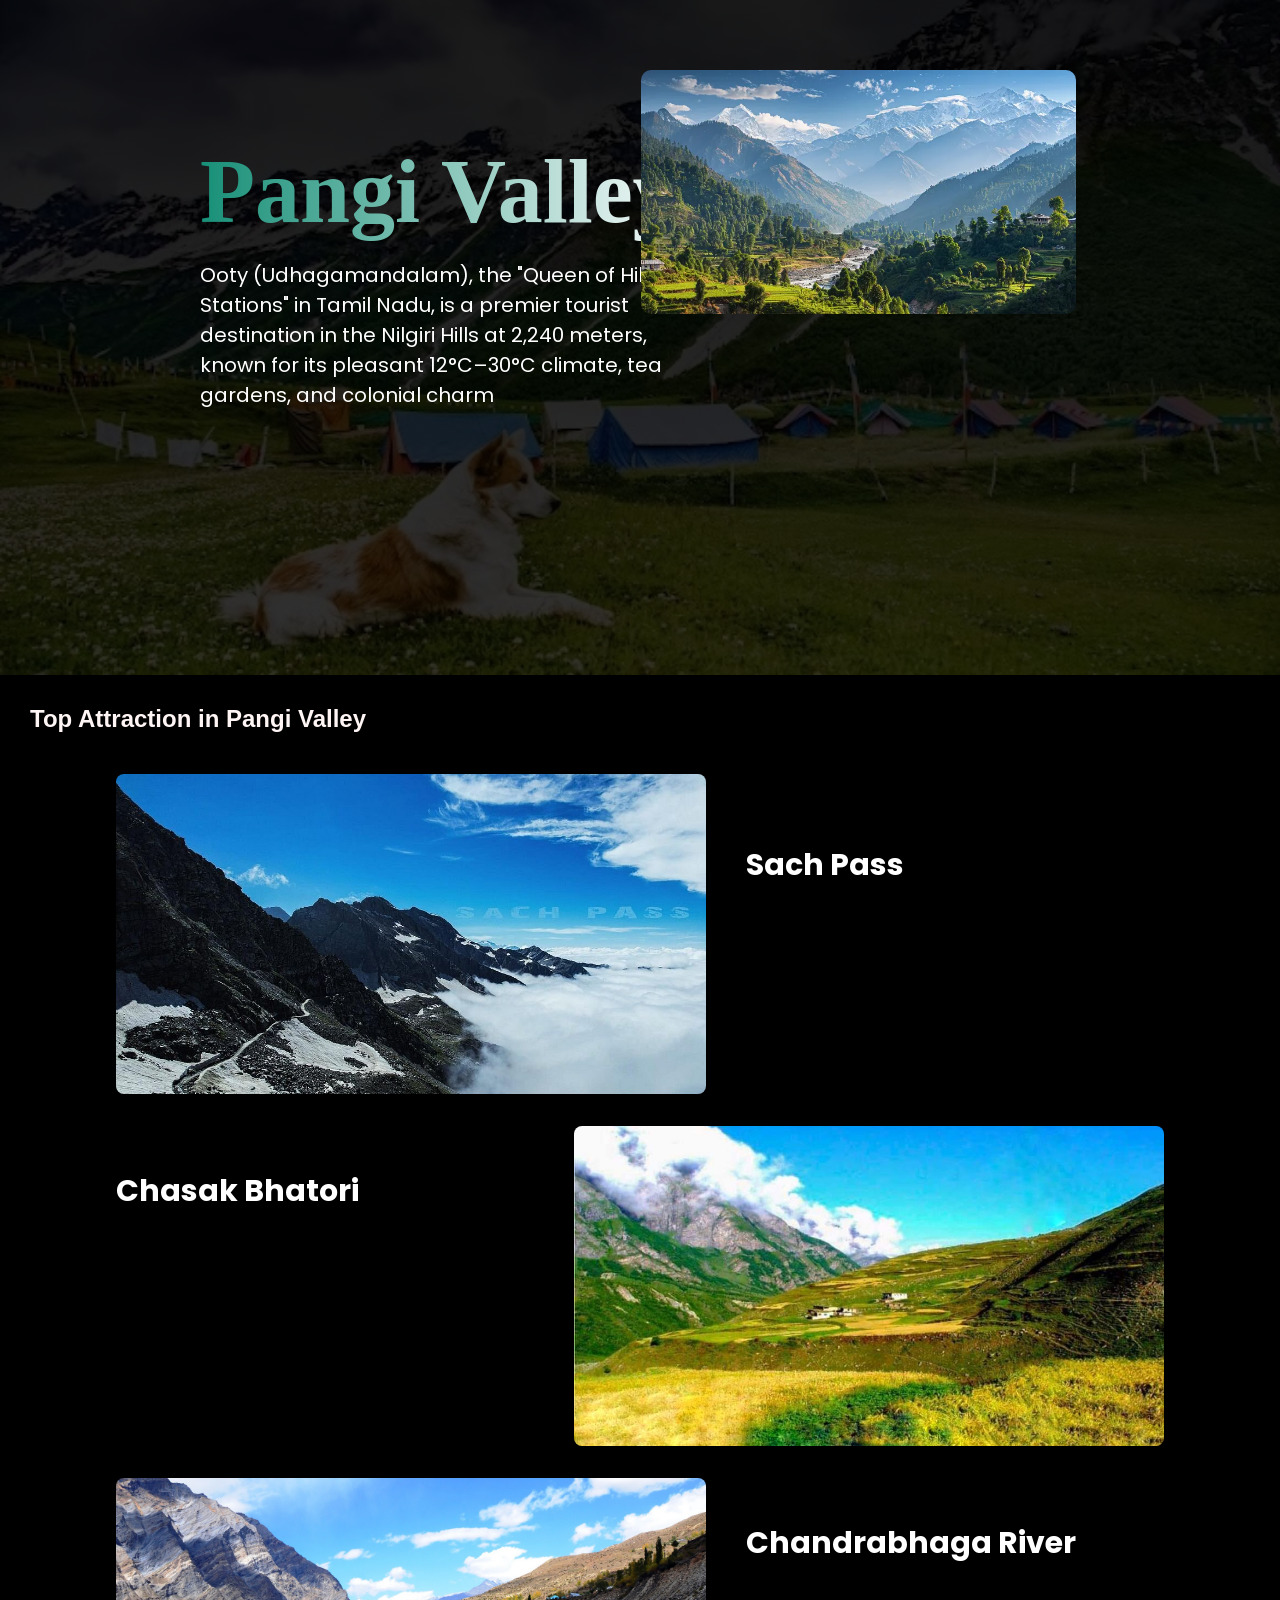
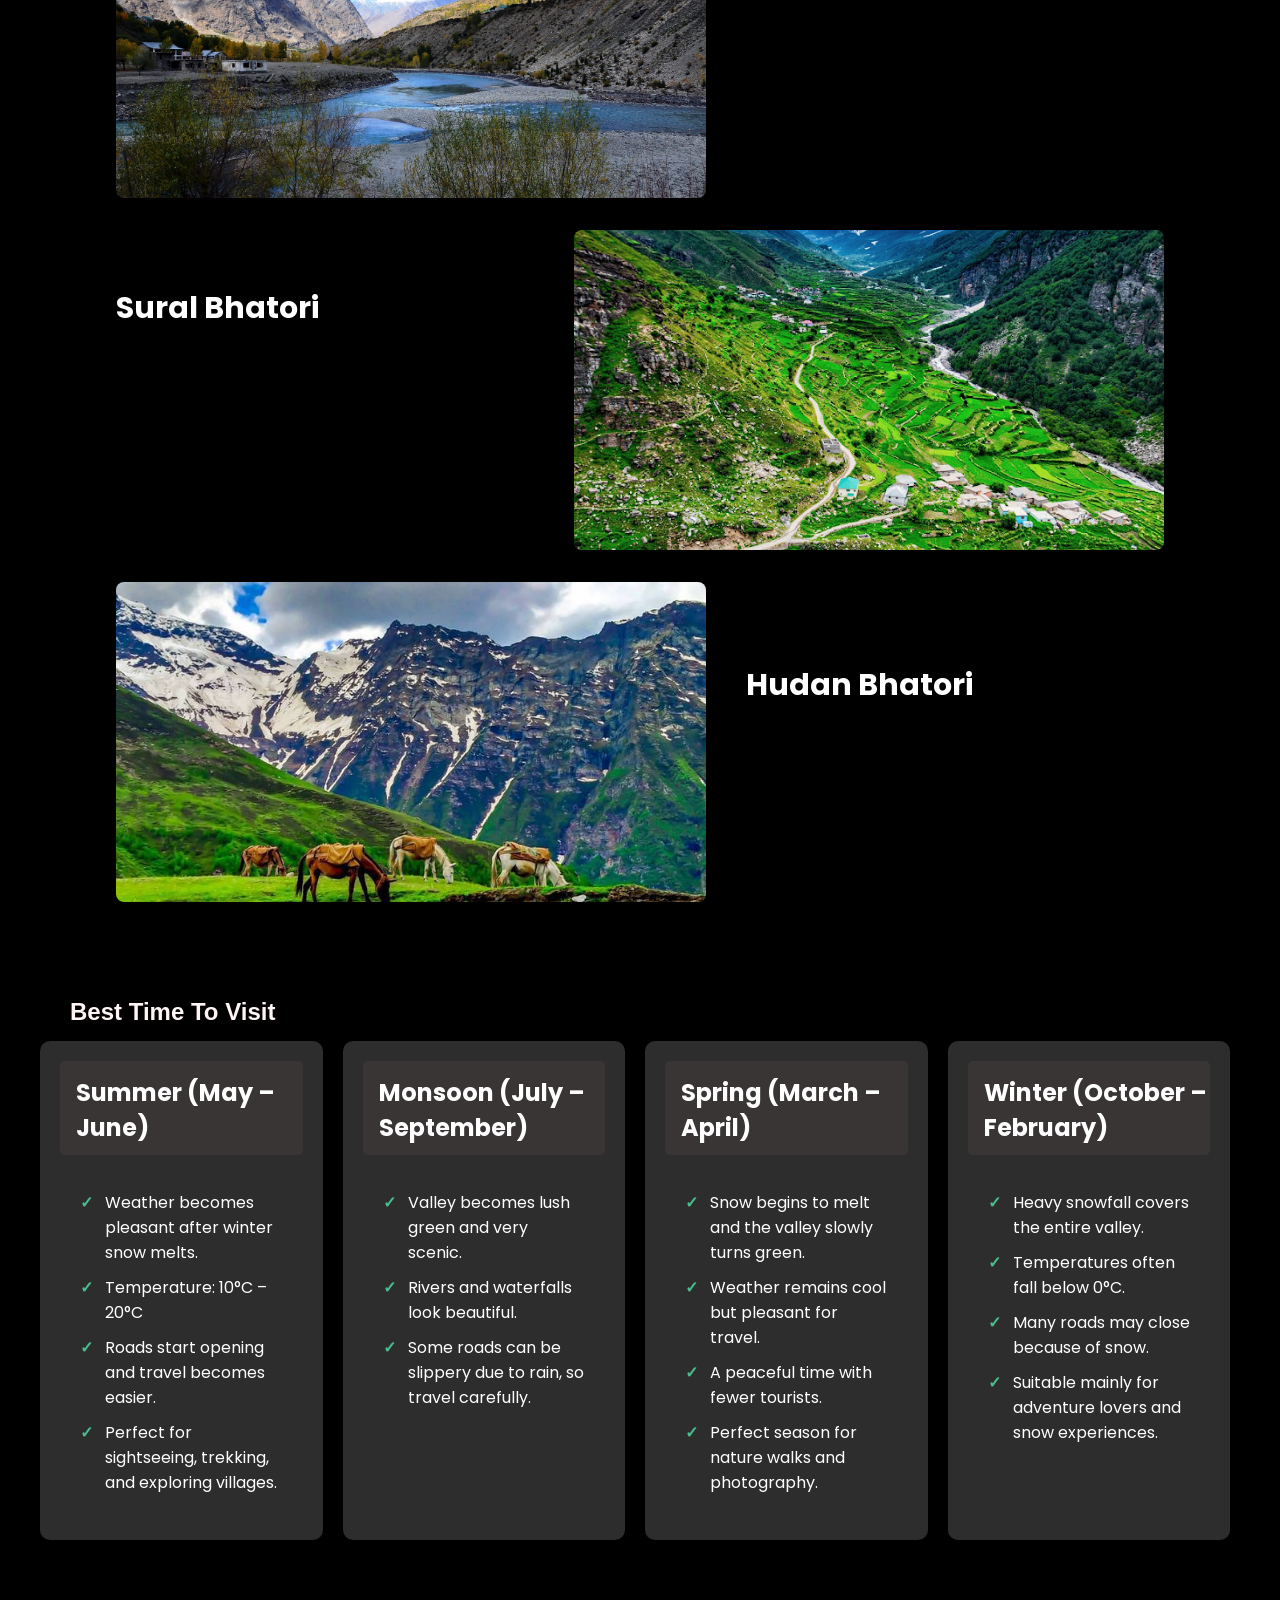
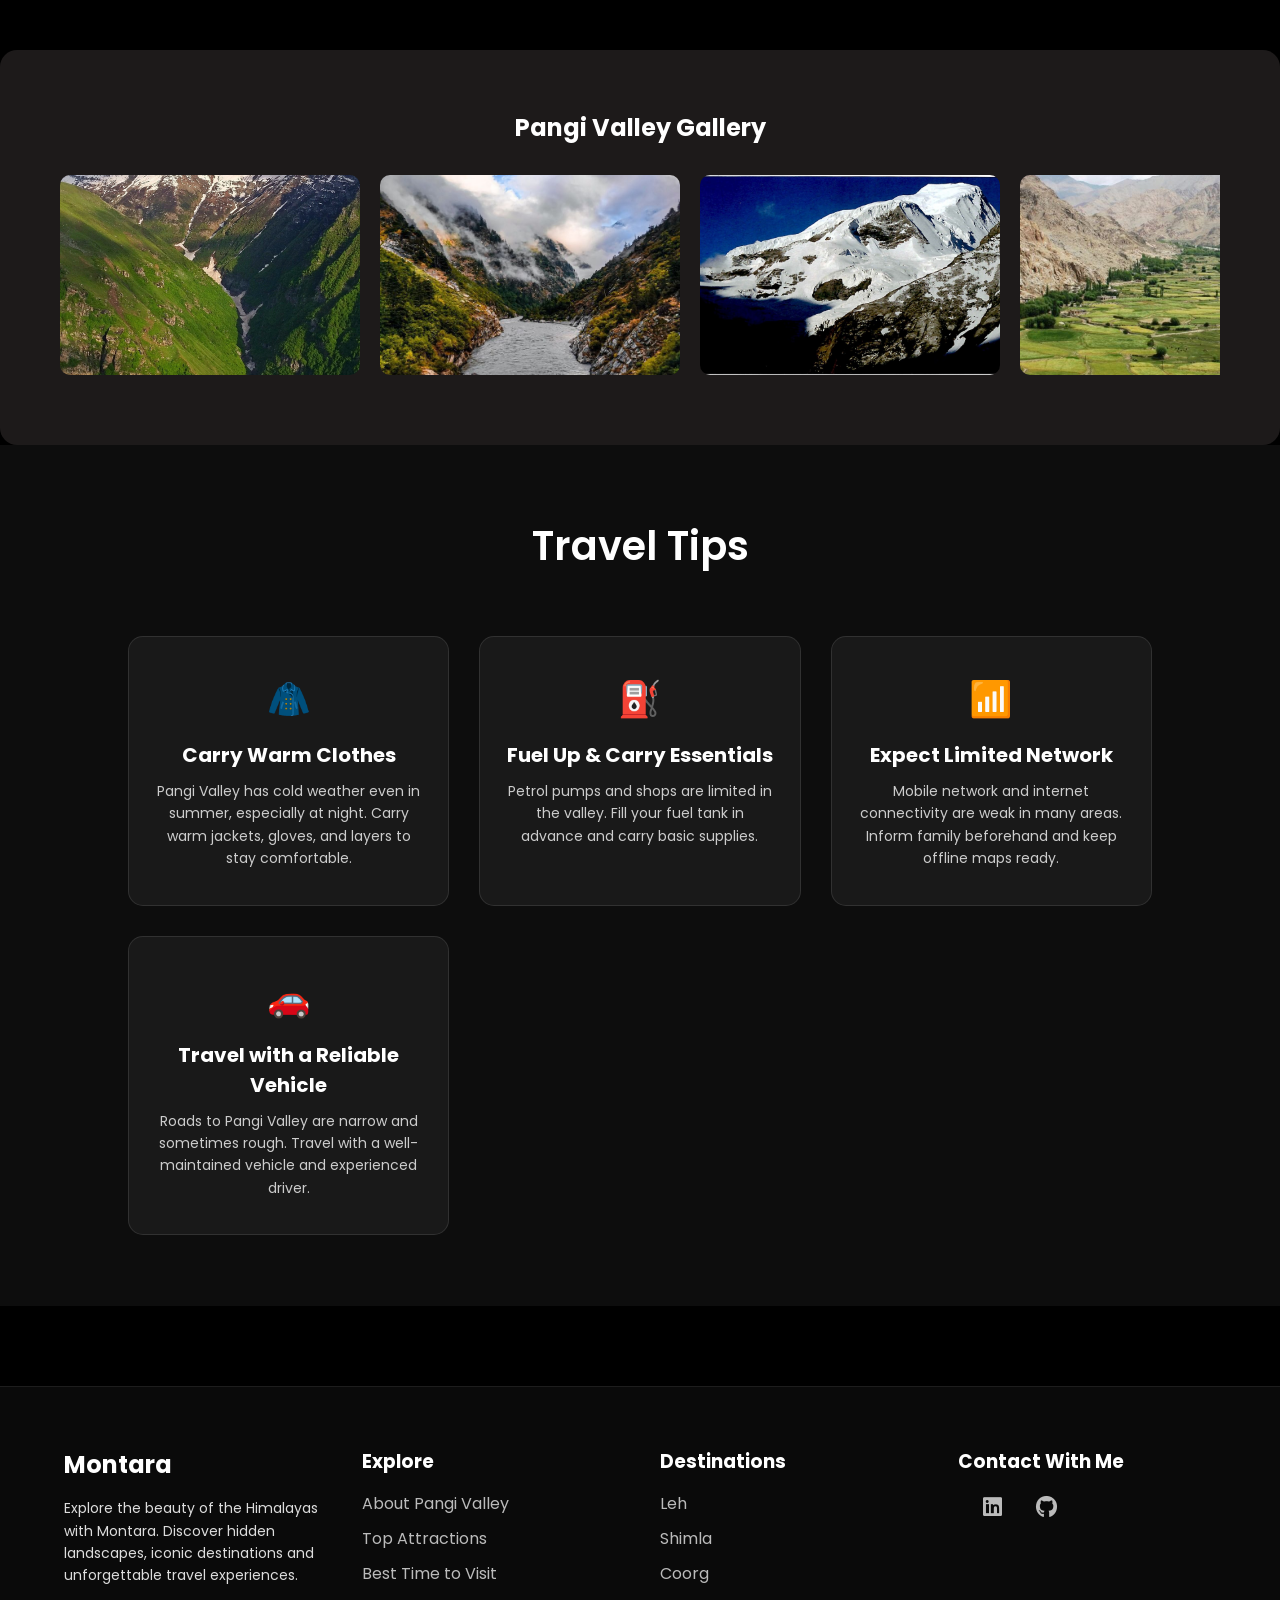
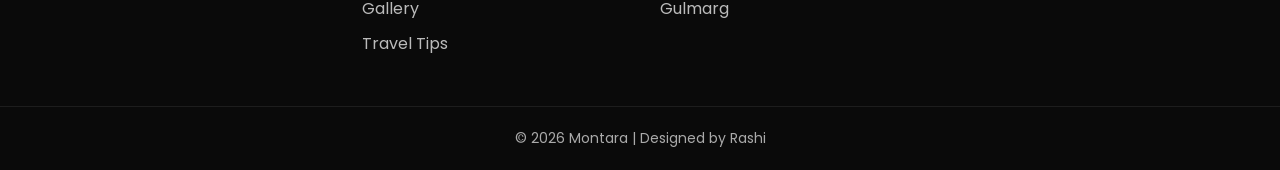
<file: PangiValley.html>
<head>
  <meta charset="UTF-8">
  <meta name="viewport" content="width=device-width, initial-scale=1.0">
  <title>Pangi Valley</title>

  <link rel="stylesheet" href="explore.css">
  <link href="https://fonts.googleapis.com/css2?family=Poppins:wght@300;400;600&display=swap" rel="stylesheet">
  <link rel="stylesheet" href="https://cdnjs.cloudflare.com/ajax/libs/font-awesome/6.5.0/css/all.min.css">

</head>

<body>
  <div class="hero hero-pangiValley" id="about">
    <div class="text-container">
      <h1>Pangi Valley</h1>
      <p>
        Ooty (Udhagamandalam), the "Queen of Hill Stations" in Tamil Nadu, is a premier tourist destination in the
        Nilgiri Hills at 2,240 meters, known for its pleasant 12°C–30°C climate, tea gardens, and colonial charm
      </p>
    </div>
    <img src="Images/pangi04.webp" class="overlay" />
  </div>

  <!-- top attraction section -->

  <section id="attractions" class="attraction">
    <h1 class="heading">Top Attraction in Pangi Valley</h1>

    <div class="list">
      <div class="place">
        <img src="Images/sachpass.jpg" />

        <div class="text">
          <h2>Sach Pass</h2>
          <p>
            Sach Pass is a high-altitude mountain pass (4,425–4,550 m) in Himachal Pradesh's Chamba district, connecting
            the Churah Valley with the remote Pangi Valley. Known for its treacherous, unpaved roads and massive 15-foot
            snow walls
          </p>
        </div>
      </div>

      <div class="place reverse">
        <img src="Images/chasak02.jpg" />

        <div class="text">
          <h2>Chasak Bhatori </h2>
          <p>
            Chasak Bhatori is the highest, most remote, and only road-inaccessible Bhatori (high-altitude village) in
            Himachal Pradesh's Pangi Valley, located within the Sechu Tuan Nala Wildlife Sanctuary. Situated at 12,000
            ft, it is a 6-8 km trek from Chasak village, offering views of the Singhmarh Dhar glacier, a Buddhist Gompa,
            and rare Himalayan wildlife.
          </p>
        </div>
      </div>

      <div class="place">
        <img src="Images/river.jpg" />
        <div class="text">
          <h2>Chandrabhaga River</h2>
          <p>
            The Chandrabhaga River flows through the entire 85-kilometer length of the Pangi Valley in Himachal Pradesh,
            acting as a crucial, fast-flowing water body. Running along the scenic Sansari-Killar-Thirot (SKT) road, it
            is widest near the villages of Phindroo and Phindpar, creating dramatic landscapes and river beaches. </p>
        </div>
      </div>

      <div class="place reverse">
        <img src="Images/sural01.jpg" />
        <div class="text">
          <h2>Sural Bhatori</h2>
          <p>
            Sural Bhatori is a remote, high-altitude (3,500m) sub-valley in Himachal Pradesh's Pangi Valley, ideal for
            visiting from April to November. Renowned for its scenic beauty, it features the 300-year-old Gumpha
            monastery, Buddhist culture, and acts as a base camp for treks to Zanskar and the Chabi waterfall. </p>
        </div>
      </div>

      <div class="place">
        <img src="Images/hundan.jpg" />
        <div class="text">
          <h2>Hudan Bhatori</h2>
          <p>
            Hudan Bhatori, situated at 3200 meters in Himachal Pradesh's remote Pangi Valley, is a scenic village
            renowned for its mythological significance, traditional culture, and stunning landscape. </p>
        </div>
      </div>
    </div>
  </section>
  <section id="best-time" class="best-time">
    <h1 class="heading">Best Time To Visit</h1>

    <div class="time-cards">
      <div class="time-card">
        <div class="card-heading">
          <h2>Summer (May – June)</h2>
        </div>

        <ul class="highlight">
          <li>Weather becomes pleasant after winter snow melts.</li>
          <li>Temperature: 10°C – 20°C</li>
          <li>Roads start opening and travel becomes easier.</li>
          <li>Perfect for sightseeing, trekking, and exploring villages.</li>
        </ul>
      </div>

      <div class="time-card">
        <div class="card-heading">
          <h2>Monsoon (July – September)</h2>
        </div>
        <ul class="highlight">
          <li>Valley becomes lush green and very scenic.</li>
          <li>Rivers and waterfalls look beautiful.</li>
          <li>Some roads can be slippery due to rain, so travel carefully.</li>
        </ul>
      </div>

      <div class="time-card">
        <div class="card-heading">
          <h2>Spring (March – April)</h2>
        </div>
        <ul class="highlight">
          <li>Snow begins to melt and the valley slowly turns green.</li>
          <li>Weather remains cool but pleasant for travel.</li>
          <li>A peaceful time with fewer tourists.</li>
          <li>Perfect season for nature walks and photography.</li>
        </ul>
      </div>

      <div class="time-card">
        <div class="card-heading">
          <h2>Winter (October – February)</h2>
        </div>
        <ul class="highlight">
          <li>Heavy snowfall covers the entire valley.</li>
          <li>Temperatures often fall below 0°C.</li>
          <li>Many roads may close because of snow.</li>
          <li>Suitable mainly for adventure lovers and snow experiences.</li>
        </ul>
      </div>
    </div>
  </section>

  <!-- galary section -->

  <section id="gallery" class="gallery">
    <h1>Pangi Valley Gallery</h1>

    <div class="gallery-scroll">
      <img src="Images/pangi10.jpg" />
      <img src="Images/pangi11.jpg" />
      <img src="Images/pangi12.jpg" />
      <img src="Images/pangi13.jpg" />
      <img src="Images/pangi14.webp" />
      <img src="Images/pangi15.webp" />
      <img src="Images/pangi16.jpg" />
      <img src="Images/pangi17.jpg" />
    </div>
  </section>

  <section id="travel-tips" class="travel-tips">
    <div class="container">
      <h1 class="section-title">Travel Tips</h1>

      <div class="tips-grid">
        <div class="tip-card">
          <div class="tip-icon">🧥</div>
          <h3>Carry Warm Clothes</h3>
          <p>
            Pangi Valley has cold weather even in summer, especially at night.
            Carry warm jackets, gloves, and layers to stay comfortable.
          </p>
        </div>

        <div class="tip-card">
          <div class="tip-icon">⛽</div>
          <h3>Fuel Up & Carry Essentials</h3>
          <p>
            Petrol pumps and shops are limited in the valley.
            Fill your fuel tank in advance and carry basic supplies.
          </p>
        </div>

        <div class="tip-card">
          <div class="tip-icon">📶</div>
          <h3> Expect Limited Network</h3>
          <p>
            Mobile network and internet connectivity are weak in many areas.
            Inform family beforehand and keep offline maps ready.
          </p>
        </div>

        <div class="tip-card">
          <div class="tip-icon">🚗</div>
          <h3>Travel with a Reliable Vehicle</h3>
          <p>
            Roads to Pangi Valley are narrow and sometimes rough.
            Travel with a well-maintained vehicle and experienced driver.
          </p>
        </div>
      </div>
    </div>
  </section>
  <footer class="leh-footer">

    <div class="footer-container">

      <!-- About -->
      <div class="footer-about">
        <h2>Montara</h2>
        <p>
          Explore the beauty of the Himalayas with Montara. Discover hidden
          landscapes, iconic destinations and unforgettable travel experiences.
        </p>
      </div>

      <!-- Explore Links -->
      <div class="footer-links">
        <h3>Explore</h3>
        <ul>
          <li><a href="#about">About Pangi Valley</a></li>
          <li><a href="#attractions">Top Attractions</a></li>
          <li><a href="#best-time">Best Time to Visit</a></li>
          <li><a href="#gallery">Gallery</a></li>
          <li><a href="#travel-tips">Travel Tips</a></li>
        </ul>
      </div>

      <!-- Destinations -->
      <div class="footer-destinations">
        <h3>Destinations</h3>
        <ul>
          <li><a href="leh.html">Leh</a></li>
          <li><a href="shimla.html">Shimla</a></li>
          <li><a href="coorg.html">Coorg</a></li>
          <li><a href="gulmarg.html">Gulmarg</a></li>
        </ul>
      </div>

      <!-- Social -->
      <div class="footer-social">
        <h3>Contact With Me</h3>

        <div class="social-icons">

          <a href="https://www.linkedin.com/in/rashi-kumari-15987a321/" target="_blank">
            <i class="fa-brands fa-linkedin"></i>
          </a>

          <a href="https://github.com/RashiSingh1" target="_blank">
            <i class="fa-brands fa-github"></i>
          </a>

        </div>

      </div>

    </div>

    <div class="footer-bottom">
      <p>© 2026 Montara | Designed by Rashi</p>
    </div>

  </footer>
</body>

</html>
</file>
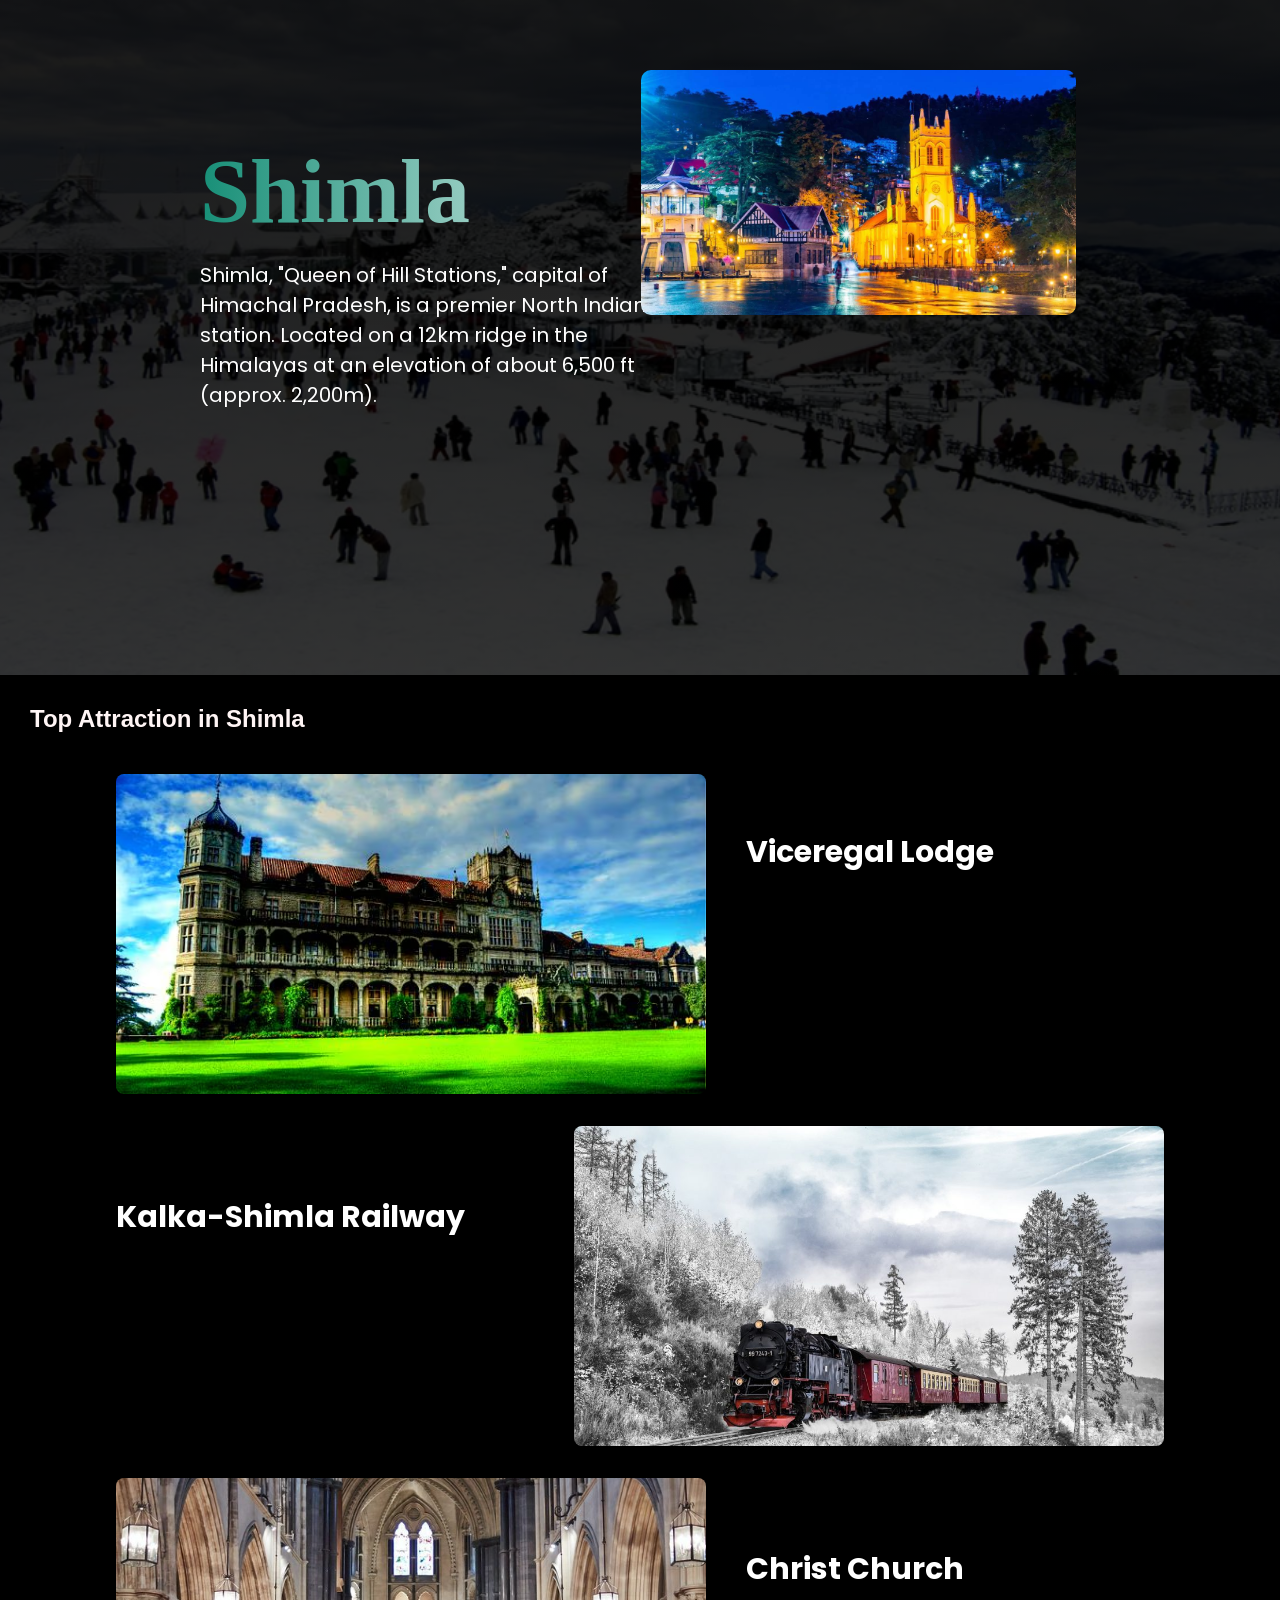
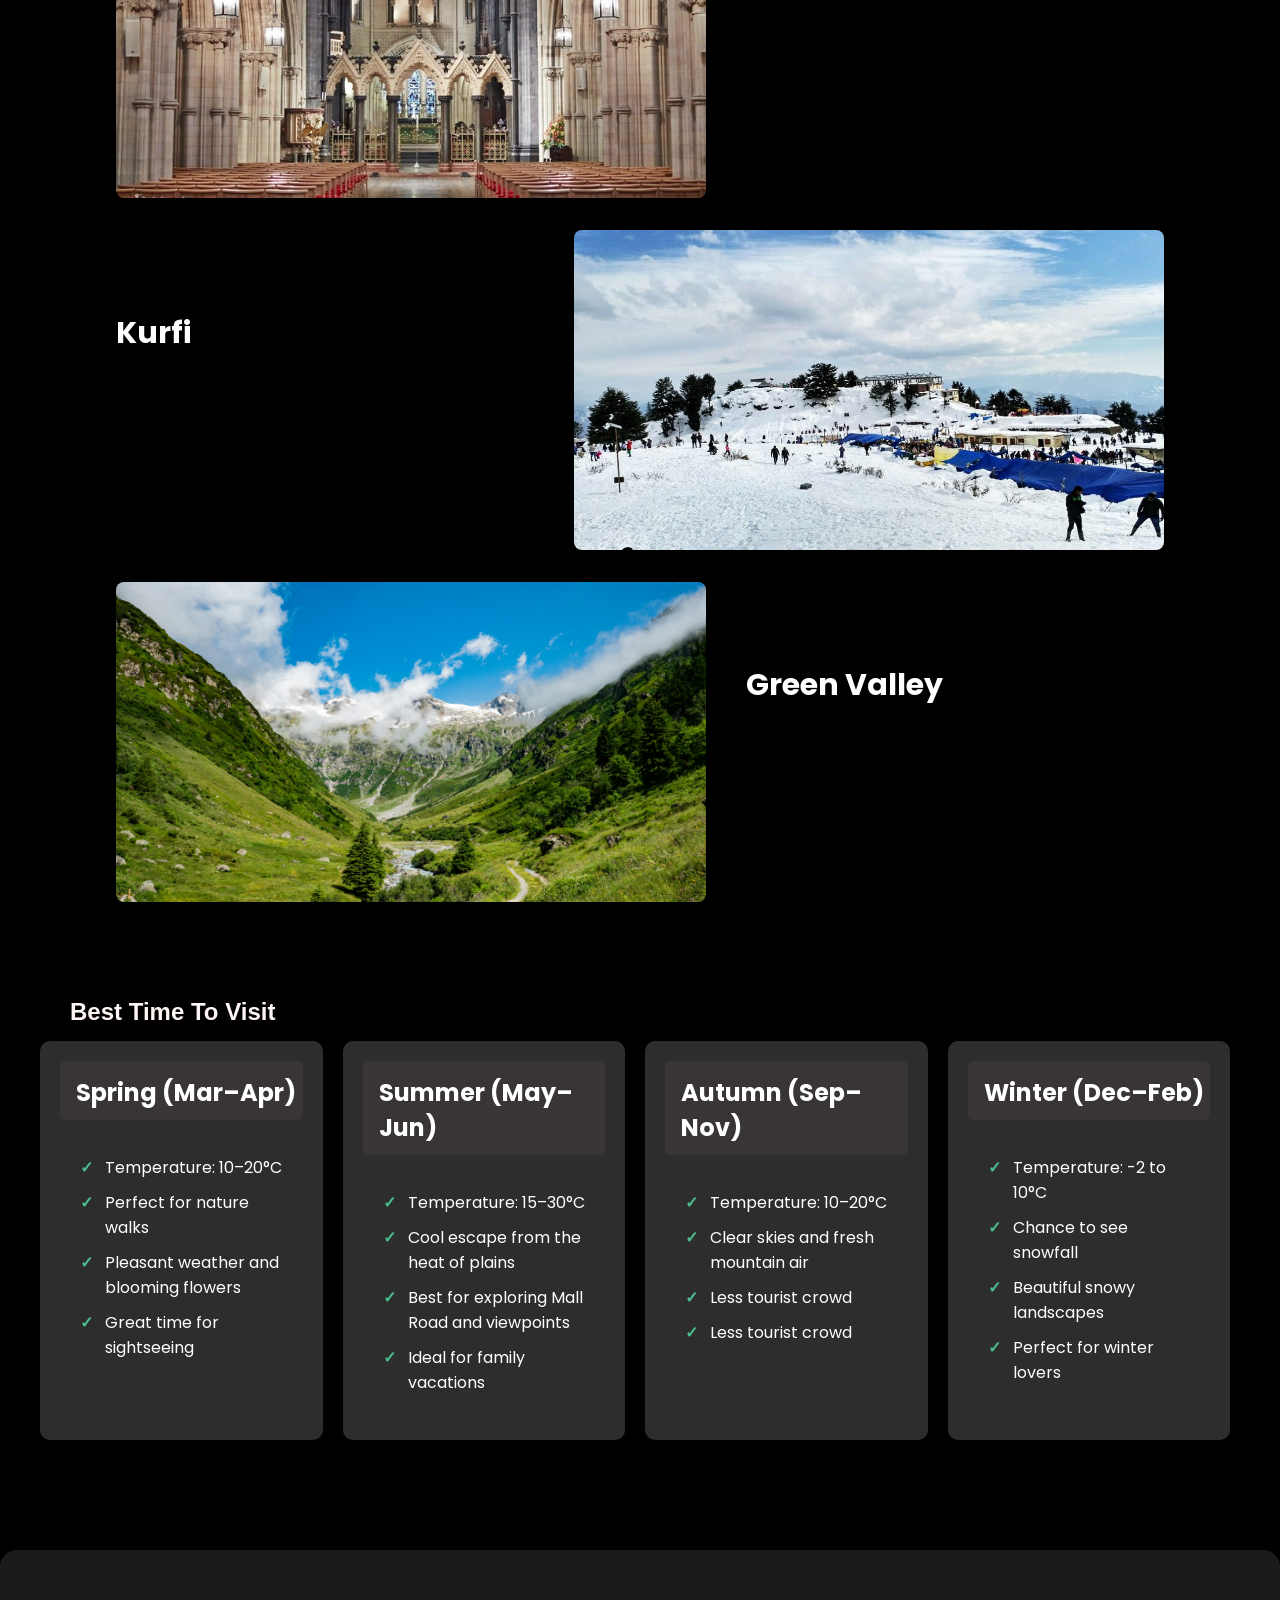
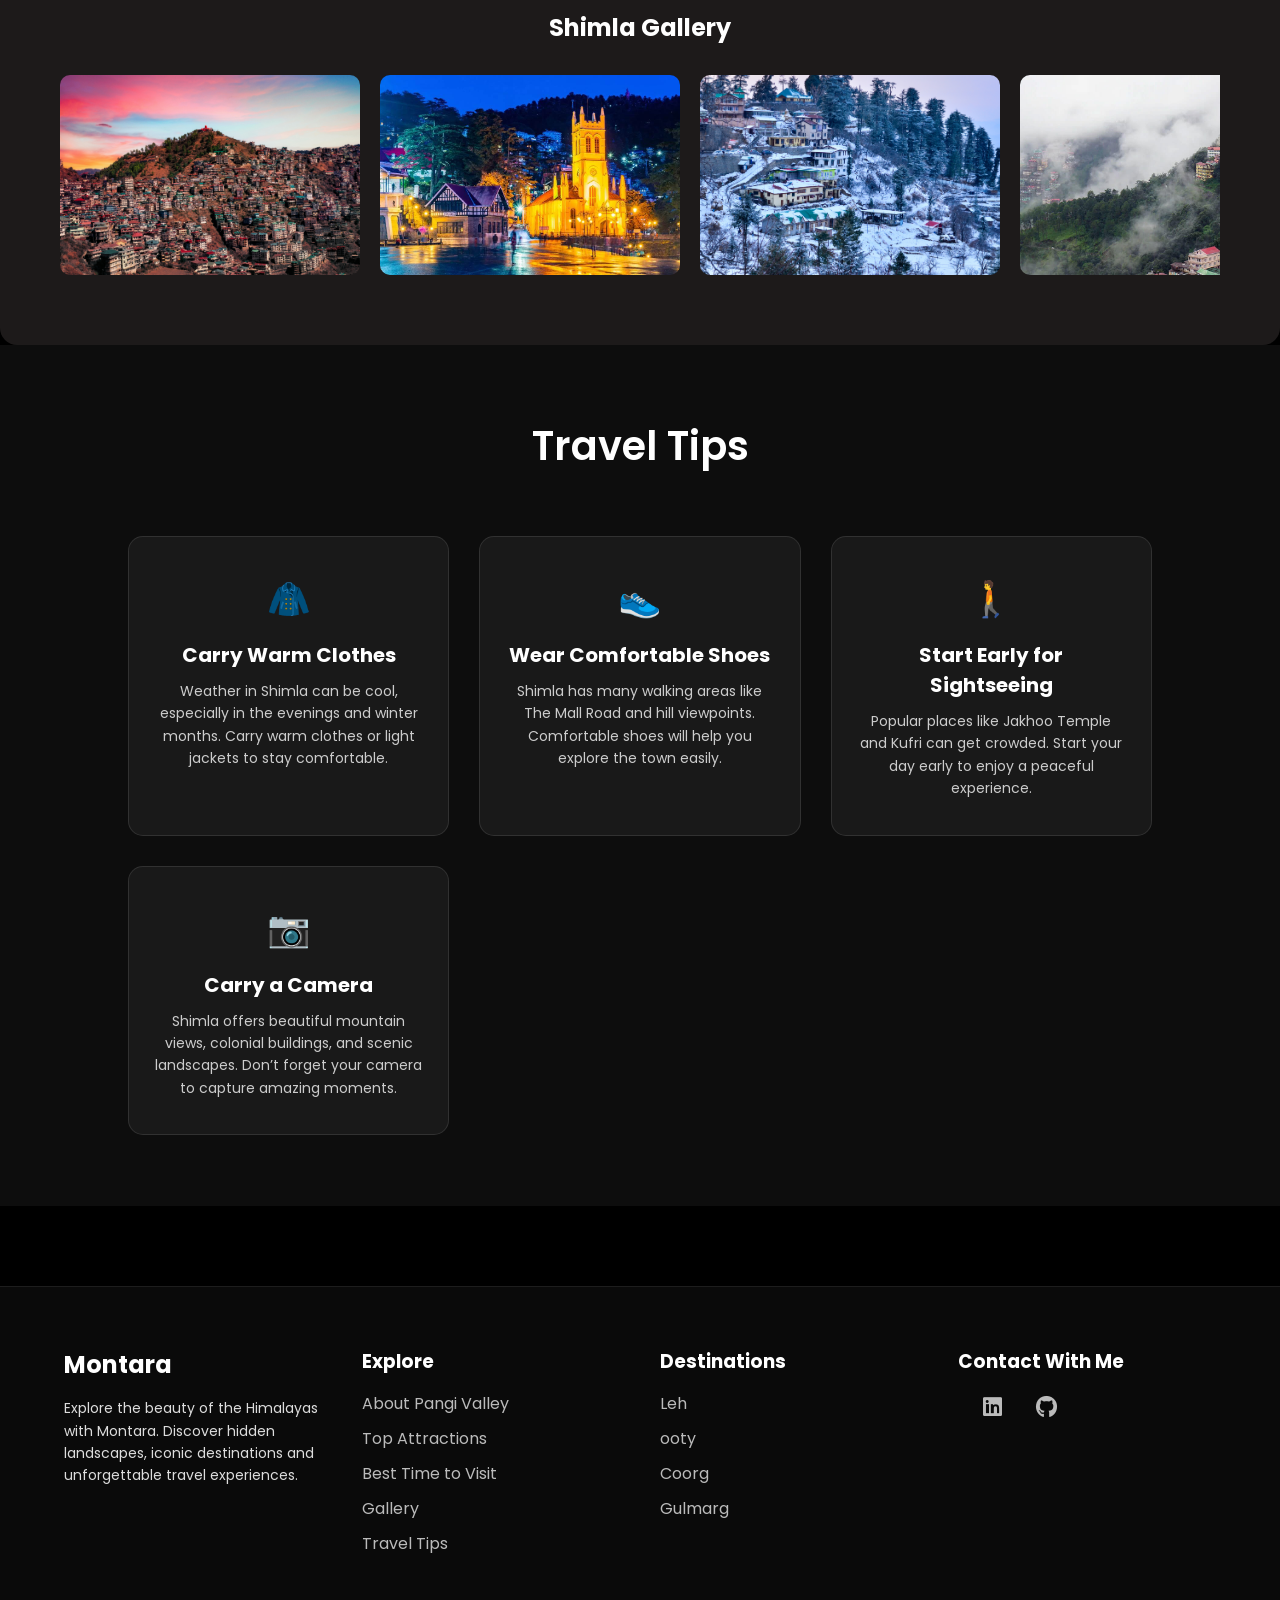
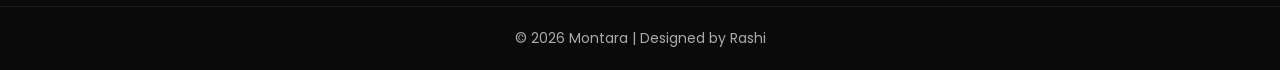
<file: Shimla.html>
<head>
  <meta charset="UTF-8">
  <meta name="viewport" content="width=device-width, initial-scale=1.0">
  <title>Shimla</title>

  <link rel="stylesheet" href="explore.css">
  <link href="https://fonts.googleapis.com/css2?family=Poppins:wght@300;400;600&display=swap" rel="stylesheet">
  <link rel="stylesheet" href="https://cdnjs.cloudflare.com/ajax/libs/font-awesome/6.5.0/css/all.min.css">

</head>

<body>
  <div class="hero hero-shimla" id="about">
    <div class="text-container">
      <h1>Shimla</h1>
      <p>
        Shimla, "Queen of Hill Stations," capital of Himachal Pradesh, is a premier North Indian hill station. Located
        on a 12km ridge in the Himalayas at an elevation of about 6,500 ft (approx. 2,200m). </p>
    </div>
    <img src="Images/shimla01.jpg" class="overlay" />
  </div>

  <!-- top attraction section -->

  <section id="attractions" class="attraction">
    <h1 class="heading">Top Attraction in Shimla</h1>

    <div class="list">
      <div class="place">
        <img src="Images/lodge.avif" />

        <div class="text">
          <h2>Viceregal Lodge</h2>
          <p>
            Viceregal lodge is a historic, Scottish Baronial-style building in Shimla built in 1888 as the British
            Viceroy's summer residence. Located on Observatory Hill, it features extensive gardens and stone masonry,
            and currently houses the Indian Institute of Advanced Study. </p>
        </div>
      </div>

      <div class="place reverse">
        <img src="Images/kalka.jpg" />

        <div class="text">
          <h2>Kalka-Shimla Railway </h2>
          <p>
            The Kalka-Shimla Railway is a 95.66 km (59.44 mi) narrow-gauge (2 ft 6 in) UNESCO World Heritage line in
            India, operating since 1903. Known as a “toy train” route, it connects Kalka (656 m) to the summer capital,
            Shimla (2076 m), featuring 103 tunnels </p>
        </div>
      </div>

      <div class="place">
        <img src="Images/christ.jpg" />
        <div class="text">
          <h2>Christ Church</h2>
          <p>
            The historic college of the University of Oxford and its Cathedral, or various autonomous Christian
            congregations known as the Churches of Christ, which are rooted in the 19th-century American Restoration
            Movement.
        </div>
      </div>

      <div class="place reverse">
        <img src="Images/kurfi1.jpg" />
        <div class="text">
          <h2>Kurfi</h2>
          <p>
            Kufri is a popular, high-altitude hill station 20 km from Shimla in Himachal Pradesh, known for its cool
            climate, panoramic Himalayan views, and dense pine forests
        </div>
      </div>

      <div class="place">
        <img src="Images/greenvalley.jpeg" />
        <div class="text">
          <h2>Green Valley</h2>
          <p>
            Located near Kufri on the Shimla-Kufri road, is a renowned tourist stop in Himachal Pradesh, India, known
            for its stunning views of dense pine and deodar forests. It is a popular spot for photography
        </div>
      </div>
    </div>
  </section>
  <section id="best-time" class="best-time">
    <h1 class="heading">Best Time To Visit</h1>

    <div class="time-cards">
      <div class="time-card">
        <div class="card-heading">
          <h2>Spring (Mar–Apr)</h2>
        </div>

        <ul class="highlight">
          <li>Temperature: 10–20°C</li>
          <li>Perfect for nature walks</li>
          <li>Pleasant weather and blooming flowers</li>
          <li>Great time for sightseeing</li>
        </ul>
      </div>

      <div class="time-card">
        <div class="card-heading">
          <h2>Summer (May–Jun)</h2>
        </div>
        <ul class="highlight">
          <li>Temperature: 15–30°C</li>
          <li>Cool escape from the heat of plains</li>
          <li>Best for exploring Mall Road and viewpoints</li>
          <li>Ideal for family vacations</li>
        </ul>
      </div>

      <div class="time-card">
        <div class="card-heading">
          <h2> Autumn (Sep–Nov)</h2>
        </div>
        <ul class="highlight">
          <li>Temperature: 10–20°C</li>
          <li>Clear skies and fresh mountain air</li>
          <li>Less tourist crowd</li>
          <li>Less tourist crowd</li>
        </ul>
      </div>

      <div class="time-card">
        <div class="card-heading">
          <h2>Winter (Dec–Feb)</h2>
        </div>
        <ul class="highlight">
          <li>Temperature: -2 to 10°C</li>
          <li>Chance to see snowfall</li>
          <li>Beautiful snowy landscapes</li>
          <li>Perfect for winter lovers</li>
        </ul>
      </div>
    </div>
  </section>

  <!-- galary section -->

  <section id="gallery" class="gallery">
    <h1>Shimla Gallery</h1>

    <div class="gallery-scroll">
      <img src="Images/shimla011.jpg" />
      <img src="Images/shimla01.jpg" />
      <img src="Images/shimla02.jpg" />
      <img src="Images/shimla03.jpg" />
      <img src="Images/shimla04.jpeg" />
      <img src="Images/shimla05.jpg" />
      <img src="Images/shimla06.jpg" />
      <img src="Images/shimla07.webp" />
    </div>
  </section>

  <section id="travel-tips" class="travel-tips">
    <div class="container">
      <h1 class="section-title">Travel Tips</h1>

      <div class="tips-grid">
        <div class="tip-card">
          <div class="tip-icon">🧥</div>
          <h3>Carry Warm Clothes</h3>
          <p>
            Weather in Shimla can be cool, especially in the evenings and winter months.
            Carry warm clothes or light jackets to stay comfortable.
          </p>
        </div>

        <div class="tip-card">
          <div class="tip-icon">👟</div>
          <h3>Wear Comfortable Shoes</h3>
          <p>
            Shimla has many walking areas like The Mall Road and hill viewpoints.
            Comfortable shoes will help you explore the town easily.
          </p>
        </div>

        <div class="tip-card">
          <div class="tip-icon">🚶</div>
          <h3>Start Early for Sightseeing</h3>
          <p>
            Popular places like Jakhoo Temple and Kufri can get crowded.
            Start your day early to enjoy a peaceful experience.
          </p>
        </div>

        <div class="tip-card">
          <div class="tip-icon">📷</div>
          <h3>Carry a Camera</h3>
          <p>
            Shimla offers beautiful mountain views, colonial buildings, and scenic landscapes.
            Don’t forget your camera to capture amazing moments.
          </p>
        </div>
      </div>
    </div>
  </section>
  <footer class="leh-footer">

    <div class="footer-container">

      <!-- About -->
      <div class="footer-about">
        <h2>Montara</h2>
        <p>
          Explore the beauty of the Himalayas with Montara. Discover hidden
          landscapes, iconic destinations and unforgettable travel experiences.
        </p>
      </div>

      <!-- Explore Links -->
      <div class="footer-links">
        <h3>Explore</h3>
        <ul>
          <li><a href="#about">About Pangi Valley</a></li>
          <li><a href="#attractions">Top Attractions</a></li>
          <li><a href="#best-time">Best Time to Visit</a></li>
          <li><a href="#gallery">Gallery</a></li>
          <li><a href="#travel-tips">Travel Tips</a></li>
        </ul>
      </div>

      <!-- Destinations -->
      <div class="footer-destinations">
        <h3>Destinations</h3>
        <ul>
          <li><a href="leh.html">Leh</a></li>
          <li><a href="ooty.html">ooty</a></li>
          <li><a href="coorg.html">Coorg</a></li>
          <li><a href="gulmarg.html">Gulmarg</a></li>
        </ul>
      </div>

      <!-- Social -->
      <div class="footer-social">
        <h3>Contact With Me</h3>

        <div class="social-icons">

          <a href="https://www.linkedin.com/in/rashi-kumari-15987a321/" target="_blank">
            <i class="fa-brands fa-linkedin"></i>
          </a>

          <a href="https://github.com/RashiSingh1" target="_blank">
            <i class="fa-brands fa-github"></i>
          </a>

        </div>

      </div>

    </div>

    <div class="footer-bottom">
      <p>© 2026 Montara | Designed by Rashi</p>
    </div>

  </footer>
</body>

</html>
</file>
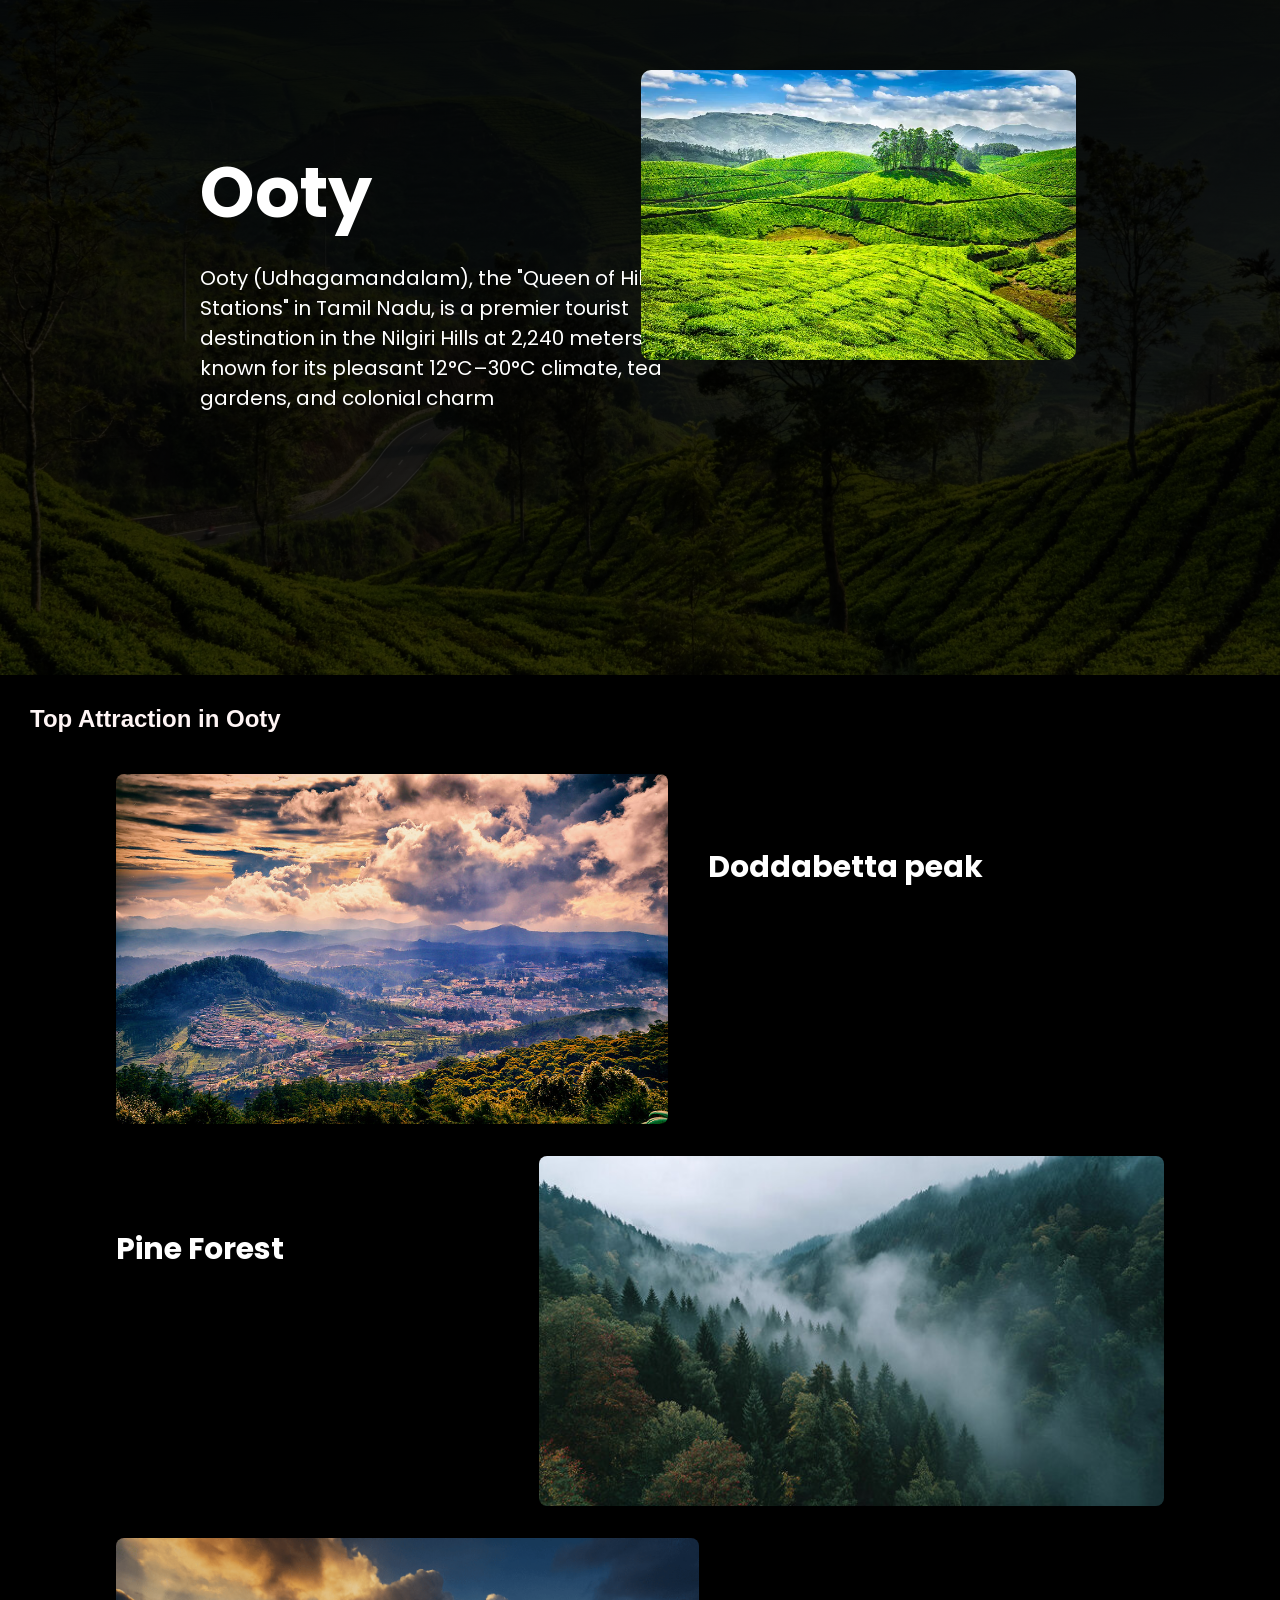
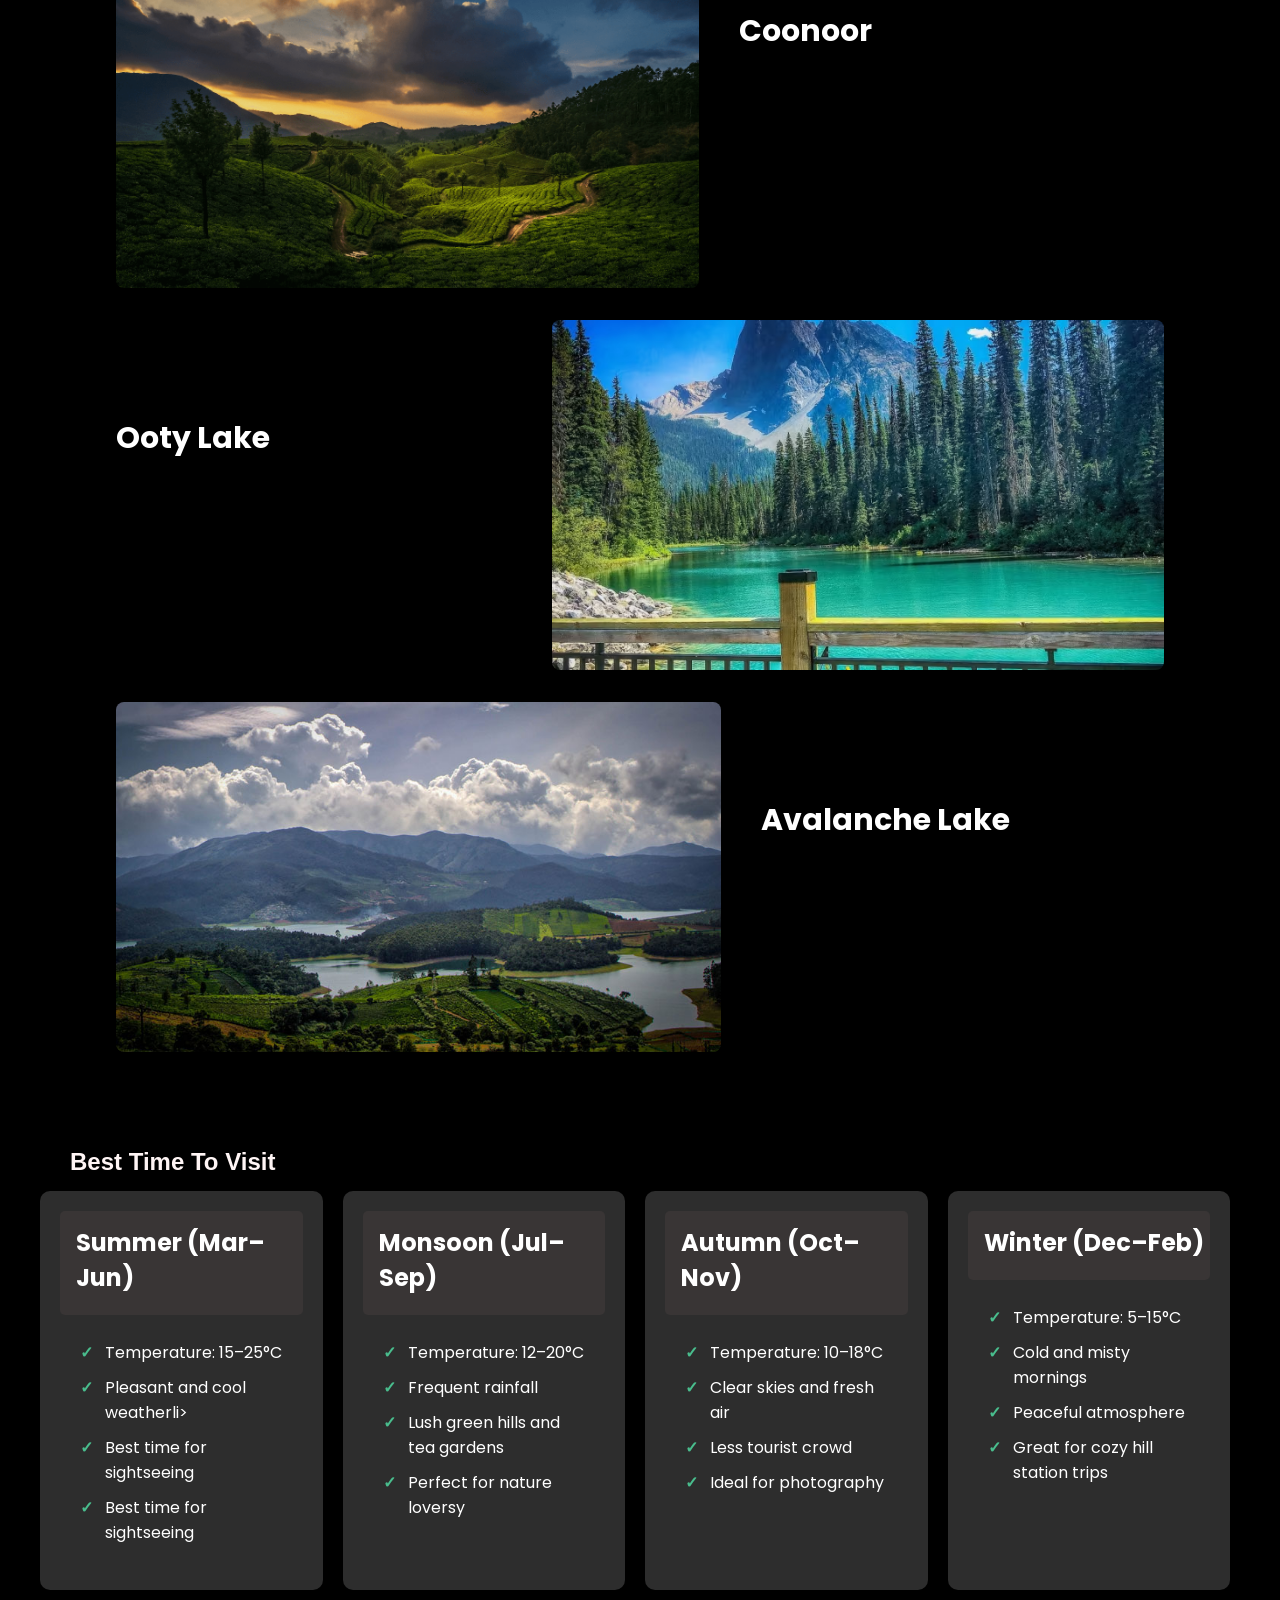
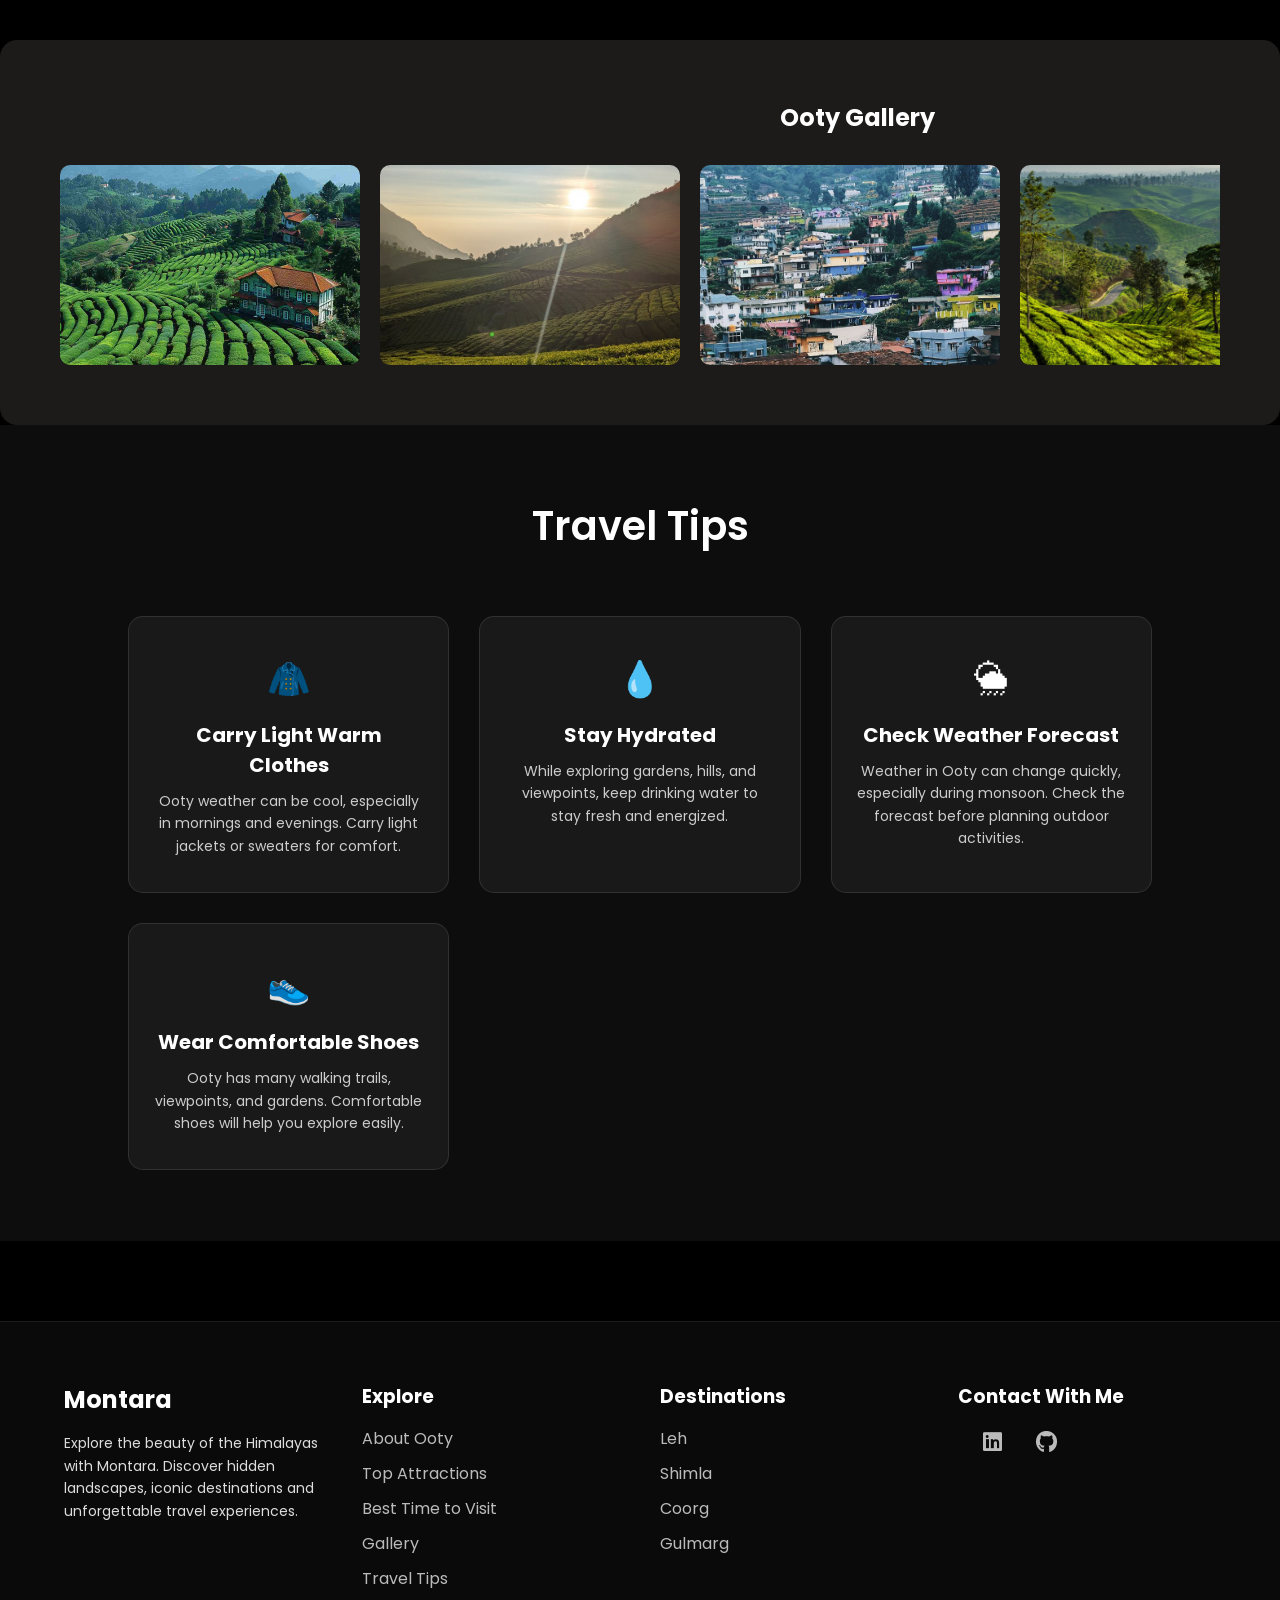
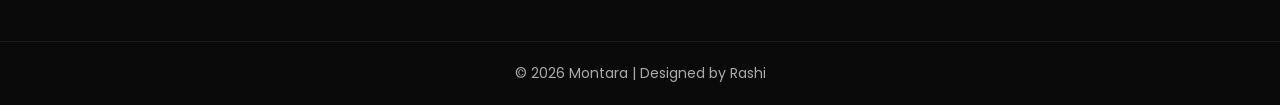
<file: Images/ooty.html>
<head>
  <meta charset="UTF-8">
  <meta name="viewport" content="width=device-width, initial-scale=1.0">
  <title>Ooty</title>

  <link rel="stylesheet" href="ooty.css">
  <link href="https://fonts.googleapis.com/css2?family=Poppins:wght@300;400;600&display=swap" rel="stylesheet">
  <link rel="stylesheet" href="https://cdnjs.cloudflare.com/ajax/libs/font-awesome/6.5.0/css/all.min.css">

</head>

<body>
  <div class="hero" id="about">
    <div class="text-container">
      <h1>Ooty</h1>
      <p>
        Ooty (Udhagamandalam), the "Queen of Hill Stations" in Tamil Nadu, is a premier tourist destination in the
        Nilgiri Hills at 2,240 meters, known for its pleasant 12°C–30°C climate, tea gardens, and colonial charm
      </p>
    </div>
    <img src="ooty6.webp" class="overlay" />
  </div>

  <!-- top attraction section -->

  <section id="attractions" class="attraction">
    <h1 class="heading">Top Attraction in Ooty</h1>

    <div class="list">
      <div class="place">
        <img src="Doddabetta-Cover.jpg" />

        <div class="text">
          <h2>Doddabetta peak </h2>
          <p>
            Doddabetta Peak, located about 10 km from Ooty in Tamil Nadu, is the highest point in the Nilgiri Mountains
            at 2,637 meters (
            feet). Known for its panoramic views, dense shola forests, and a telescope house, it is a popular, easily
            accessible tourist spot, particularly for sunrises and sunsets.
          </p>
        </div>
      </div>

      <div class="place reverse">
        <img src="pine.jpg" />

        <div class="text">
          <h2>Pine Forest </h2>
          <p>
            Pine Forest is a serene, scenic spot featuring hundreds of tall, slender trees. Popularized by film shoots,
            it offers a quiet escape for photography, nature walks, and, in some areas, horse riding. It is easily
            accessible, approximately 9 km from Ooty.
          </p>
        </div>
      </div>

      <div class="place">
        <img src="coonoor.png" />
        <div class="text">
          <h2>Coonoor</h2>
          <p>
            The second-largest hill station in the Nilgiris, is a serene, tea-plantation-covered alternative to nearby
            Ooty, located in Tamil Nadu, India. Known for its milder climate, colonial charm, and attractions like Sim’s
            Park, Lamb's Rock, and the Nilgiri Mountain Railway
          </p>
        </div>
      </div>

      <div class="place reverse">
        <img height="300px" width="10px" src="ootylake.avif" />
        <div class="text">
          <h2>Ooty Lake</h2>
          <p>
            Ooty Lake is a popular 65-acre artificial, scenic lake in the Nilgiris district of Tamil Nadu, created by
            John Sullivan in 1824 for fishing. Located at an altitude of 2,240m
          </p>
        </div>
      </div>

      <div class="place">
        <img src="avalanch-lake.jpg" />
        <div class="text">
          <h2>Avalanche Lake</h2>
          <p>
            Avalanche Lake in Ooty, Tamil Nadu, is a pristine, crystal-blue natural lake surrounded by lush Nilgiri
            forests and rolling hills, located about 20-30 km from Ooty.
          </p>
        </div>
      </div>
    </div>
  </section>
  <section id="best-time" class="best-time">
    <h1 class="heading">Best Time To Visit</h1>

    <div class="time-cards">
      <div class="time-card">
        <div class="card-heading">
          <h2>Summer (Mar–Jun)</h2>
        </div>

        <ul class="highlight">
          <li>Temperature: 15–25°C</li>
          <li>Pleasant and cool weatherli>
          <li>Best time for sightseeing</li>
          <li>Best time for sightseeing</li>
        </ul>
      </div>

      <div class="time-card">
        <div class="card-heading">
          <h2>Monsoon (Jul–Sep)</h2>
        </div>
        <ul class="highlight">
          <li>Temperature: 12–20°C</li>
          <li>Frequent rainfall</li>
          <li>Lush green hills and tea gardens</li>
          <li>Perfect for nature loversy</li>
        </ul>
      </div>

      <div class="time-card">
        <div class="card-heading">
          <h2>Autumn (Oct–Nov)</h2>
        </div>
        <ul class="highlight">
          <li>Temperature: 10–18°C</li>
          <li>Clear skies and fresh air</li>
          <li>Less tourist crowd</li>
          <li>Ideal for photography</li>
        </ul>
      </div>

      <div class="time-card">
        <div class="card-heading">
          <h2>Winter (Dec–Feb)</h2>
        </div>
        <ul class="highlight">
          <li>Temperature: 5–15°C</li>
          <li>Cold and misty mornings</li>
          <li>Peaceful atmosphere</li>
          <li>Great for cozy hill station trips</li>
        </ul>
      </div>
    </div>
  </section>

  <!-- galary section -->

  <section id="gallery" class="gallery">
    <h1>Ooty Gallery</h1>

    <div class="gallery-scroll">
      <img src="ooty.jpg" />
      <img src="ooty1.jpg" />
      <img src="ooty12.jpg" />
      <img src="ooty2.webp" />
      <img src="ooty6.webp" />
      <img src="ooty10.avif" />
      <img src="ooty11.jpg" />
      <img src="oty5.jpg" />
    </div>
  </section>

  <section id="travel-tips" class="travel-tips">
    <div class="container">
      <h1 class="section-title">Travel Tips</h1>

      <div class="tips-grid">
        <div class="tip-card">
          <div class="tip-icon">🧥</div>
          <h3>Carry Light Warm Clothes</h3>
          <p>
            Ooty weather can be cool, especially in mornings and evenings.
            Carry light jackets or sweaters for comfort.
          </p>
        </div>

        <div class="tip-card">
          <div class="tip-icon">💧</div>
          <h3>Stay Hydrated</h3>
          <p>
            While exploring gardens, hills, and viewpoints, keep drinking water to stay fresh and energized.
          </p>
        </div>

        <div class="tip-card">
          <div class="tip-icon">🌦</div>
          <h3>Check Weather Forecast</h3>
          <p>
            Weather in Ooty can change quickly, especially during monsoon.
            Check the forecast before planning outdoor activities.
          </p>
        </div>

        <div class="tip-card">
          <div class="tip-icon">👟</div>
          <h3>Wear Comfortable Shoes</h3>
          <p>
            Ooty has many walking trails, viewpoints, and gardens.
            Comfortable shoes will help you explore easily.
          </p>
        </div>
      </div>
    </div>
  </section>
  <footer class="leh-footer">

    <div class="footer-container">

      <!-- About -->
      <div class="footer-about">
        <h2>Montara</h2>
        <p>
          Explore the beauty of the Himalayas with Montara. Discover hidden
          landscapes, iconic destinations and unforgettable travel experiences.
        </p>
      </div>

      <!-- Explore Links -->
      <div class="footer-links">
        <h3>Explore</h3>
        <ul>
          <li><a href="#about">About Ooty</a></li>
          <li><a href="#attractions">Top Attractions</a></li>
          <li><a href="#best-time">Best Time to Visit</a></li>
          <li><a href="#gallery">Gallery</a></li>
          <li><a href="#travel-tips">Travel Tips</a></li>
        </ul>
      </div>

      <!-- Destinations -->
      <div class="footer-destinations">
        <h3>Destinations</h3>
        <ul>
          <li><a href="leh.html">Leh</a></li>
          <li><a href="shimla.html">Shimla</a></li>
          <li><a href="coorg.html">Coorg</a></li>
          <li><a href="gulmarg.html">Gulmarg</a></li>
        </ul>
      </div>

      <!-- Social -->
      <div class="footer-social">
        <h3>Contact With Me</h3>

        <div class="social-icons">

          <a href="https://www.linkedin.com/in/rashi-kumari-15987a321/" target="_blank">
            <i class="fa-brands fa-linkedin"></i>
          </a>

          <a href="https://github.com/RashiSingh1" target="_blank">
            <i class="fa-brands fa-github"></i>
          </a>

        </div>

      </div>

    </div>

    <div class="footer-bottom">
      <p>© 2026 Montara | Designed by Rashi</p>
    </div>

  </footer>
</body>

</html>
</file>
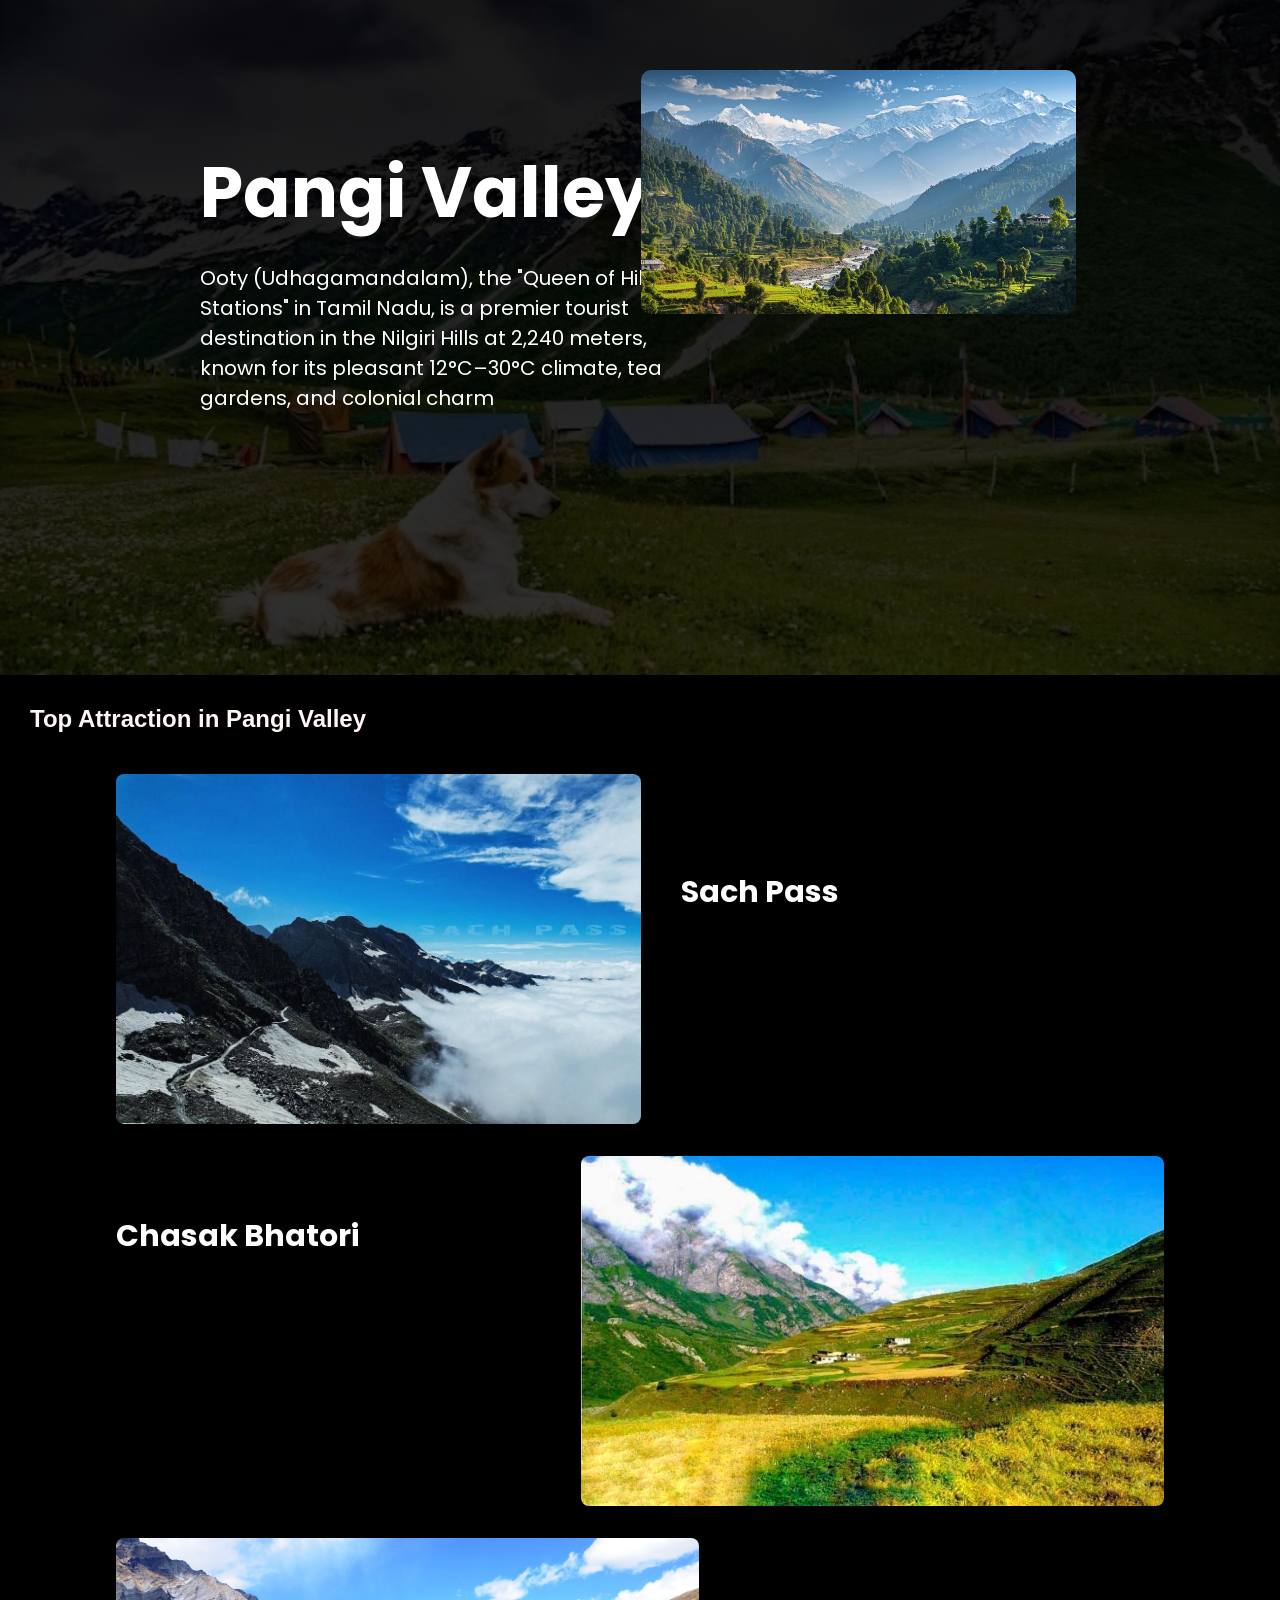
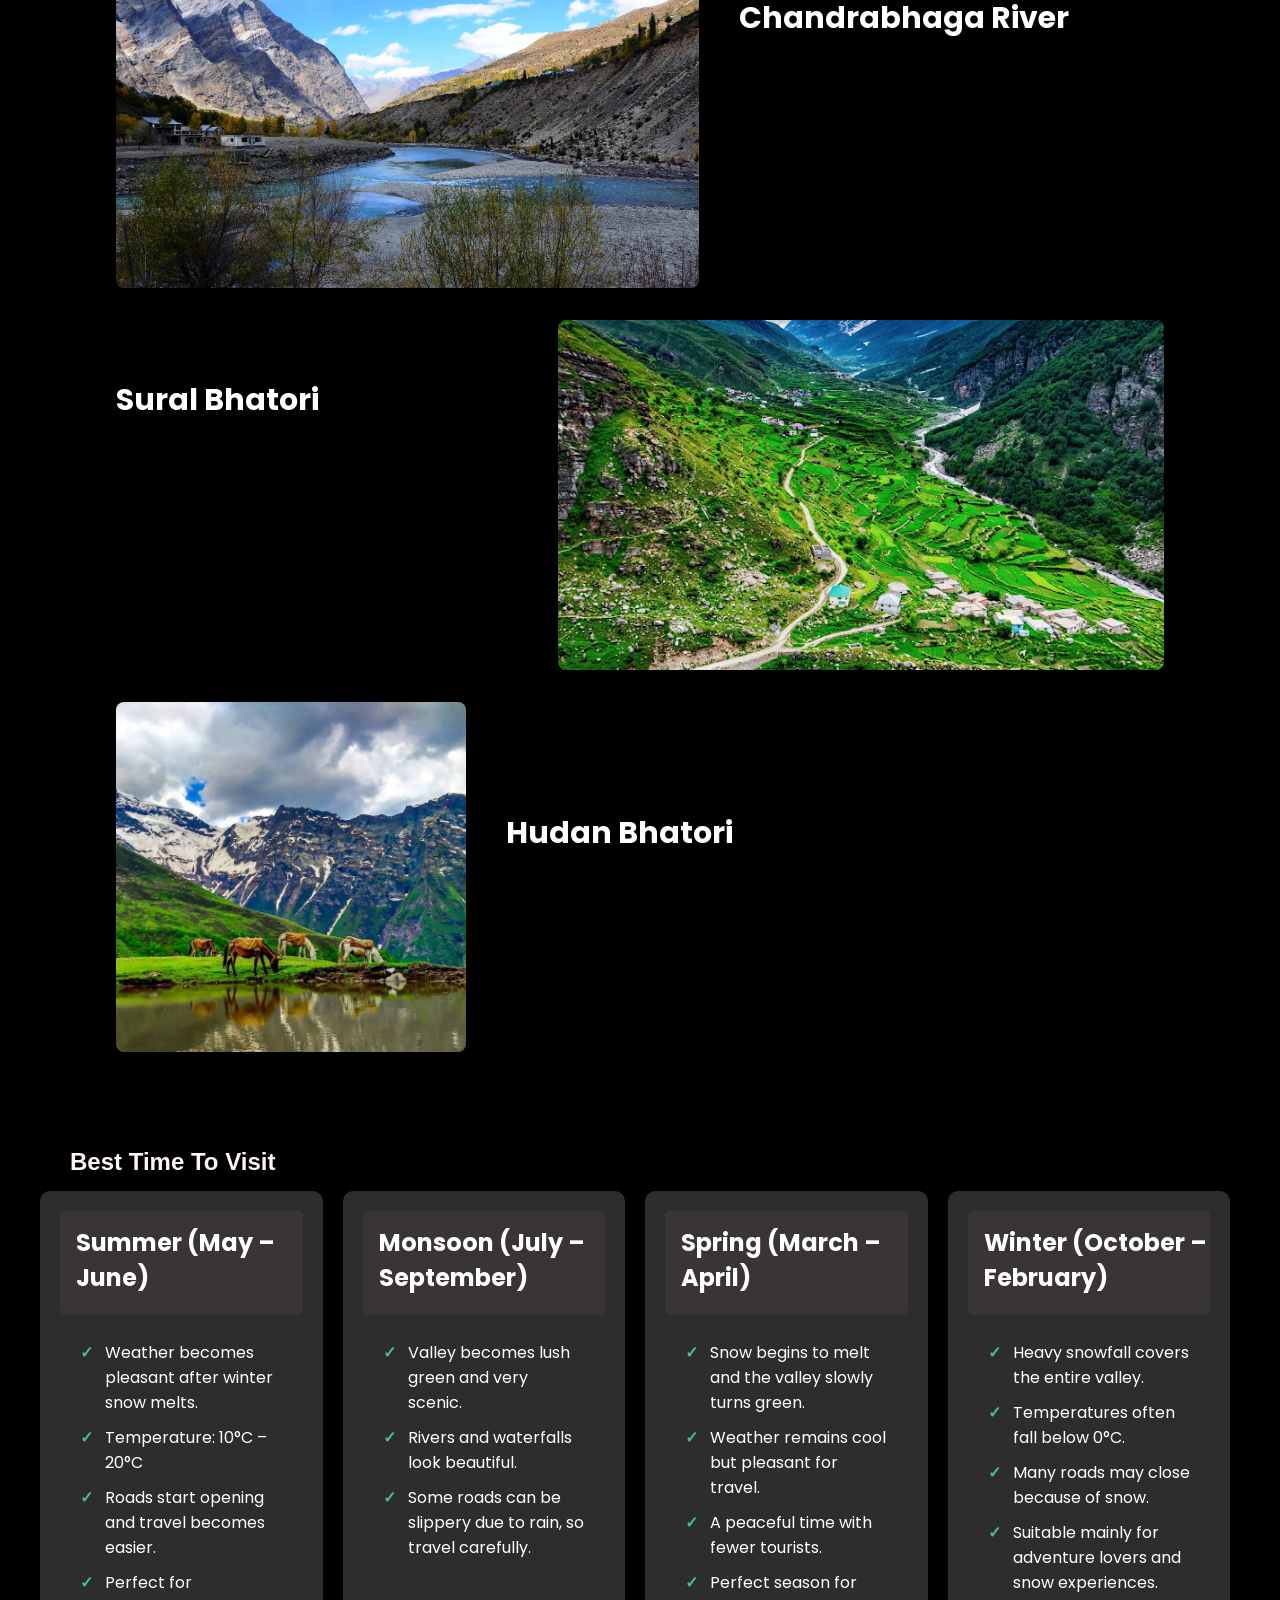
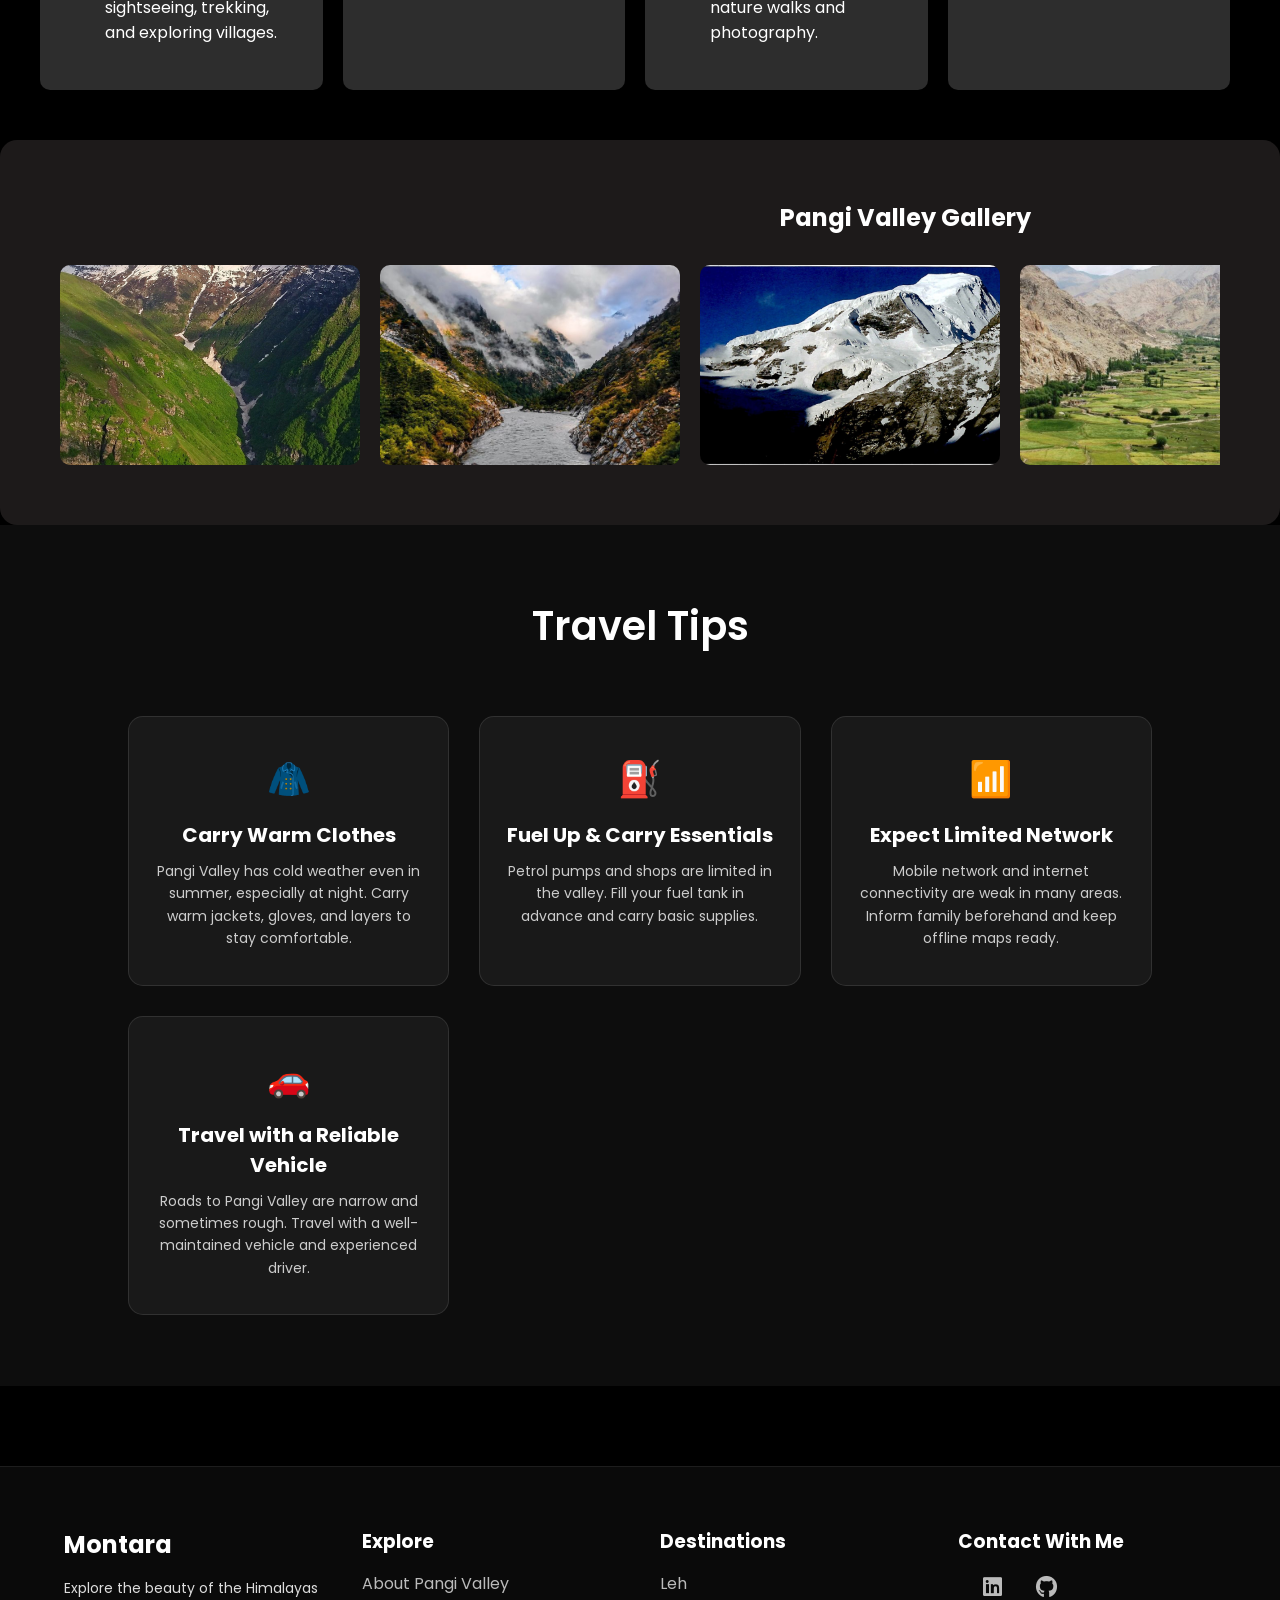
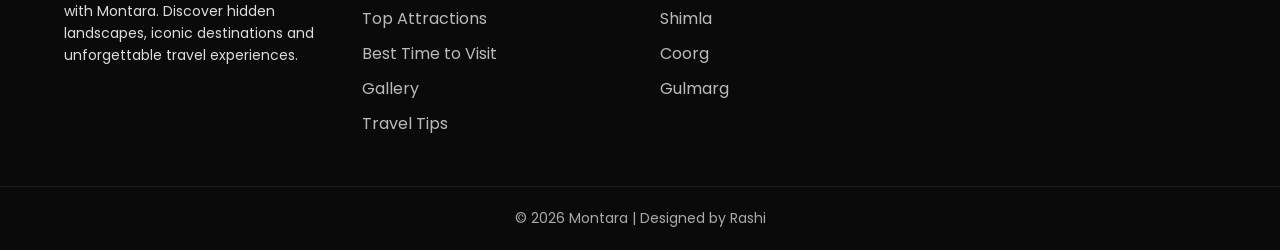
<file: Images/PangiValley.html>
<head>
  <meta charset="UTF-8">
  <meta name="viewport" content="width=device-width, initial-scale=1.0">
  <title>Pangi Valley</title>

  <link rel="stylesheet" href="PangiValley.css">
  <link href="https://fonts.googleapis.com/css2?family=Poppins:wght@300;400;600&display=swap" rel="stylesheet">
  <link rel="stylesheet" href="https://cdnjs.cloudflare.com/ajax/libs/font-awesome/6.5.0/css/all.min.css">

</head>

<body>
  <div class="hero" id="about">
    <div class="text-container">
      <h1>Pangi Valley</h1>
      <p>
        Ooty (Udhagamandalam), the "Queen of Hill Stations" in Tamil Nadu, is a premier tourist destination in the
        Nilgiri Hills at 2,240 meters, known for its pleasant 12°C–30°C climate, tea gardens, and colonial charm
      </p>
    </div>
    <img src="pangi04.webp" class="overlay" />
  </div>

  <!-- top attraction section -->

  <section id="attractions" class="attraction">
    <h1 class="heading">Top Attraction in Pangi Valley</h1>

    <div class="list">
      <div class="place">
        <img src="sachpass.jpg" />

        <div class="text">
          <h2>Sach Pass</h2>
          <p>
            Sach Pass is a high-altitude mountain pass (4,425–4,550 m) in Himachal Pradesh's Chamba district, connecting
            the Churah Valley with the remote Pangi Valley. Known for its treacherous, unpaved roads and massive 15-foot
            snow walls
          </p>
        </div>
      </div>

      <div class="place reverse">
        <img src="chasak02.jpg" />

        <div class="text">
          <h2>Chasak Bhatori </h2>
          <p>
            Chasak Bhatori is the highest, most remote, and only road-inaccessible Bhatori (high-altitude village) in
            Himachal Pradesh's Pangi Valley, located within the Sechu Tuan Nala Wildlife Sanctuary. Situated at 12,000
            ft, it is a 6-8 km trek from Chasak village, offering views of the Singhmarh Dhar glacier, a Buddhist Gompa,
            and rare Himalayan wildlife.
          </p>
        </div>
      </div>

      <div class="place">
        <img src="river.jpg" />
        <div class="text">
          <h2>Chandrabhaga River</h2>
          <p>
            The Chandrabhaga River flows through the entire 85-kilometer length of the Pangi Valley in Himachal Pradesh,
            acting as a crucial, fast-flowing water body. Running along the scenic Sansari-Killar-Thirot (SKT) road, it
            is widest near the villages of Phindroo and Phindpar, creating dramatic landscapes and river beaches. </p>
        </div>
      </div>

      <div class="place reverse">
        <img src="sural01.jpg" />
        <div class="text">
          <h2>Sural Bhatori</h2>
          <p>
            Sural Bhatori is a remote, high-altitude (3,500m) sub-valley in Himachal Pradesh's Pangi Valley, ideal for
            visiting from April to November. Renowned for its scenic beauty, it features the 300-year-old Gumpha
            monastery, Buddhist culture, and acts as a base camp for treks to Zanskar and the Chabi waterfall. </p>
        </div>
      </div>

      <div class="place">
        <img src="hundan.jpg" />
        <div class="text">
          <h2>Hudan Bhatori</h2>
          <p>
            Hudan Bhatori, situated at 3200 meters in Himachal Pradesh's remote Pangi Valley, is a scenic village
            renowned for its mythological significance, traditional culture, and stunning landscape. </p>
        </div>
      </div>
    </div>
  </section>
  <section id="best-time" class="best-time">
    <h1 class="heading">Best Time To Visit</h1>

    <div class="time-cards">
      <div class="time-card">
        <div class="card-heading">
          <h2>Summer (May – June)</h2>
        </div>

        <ul class="highlight">
          <li>Weather becomes pleasant after winter snow melts.</li>
          <li>Temperature: 10°C – 20°C</li>
          <li>Roads start opening and travel becomes easier.</li>
          <li>Perfect for sightseeing, trekking, and exploring villages.</li>
        </ul>
      </div>

      <div class="time-card">
        <div class="card-heading">
          <h2>Monsoon (July – September)</h2>
        </div>
        <ul class="highlight">
          <li>Valley becomes lush green and very scenic.</li>
          <li>Rivers and waterfalls look beautiful.</li>
          <li>Some roads can be slippery due to rain, so travel carefully.</li>
        </ul>
      </div>

      <div class="time-card">
        <div class="card-heading">
          <h2>Spring (March – April)</h2>
        </div>
        <ul class="highlight">
          <li>Snow begins to melt and the valley slowly turns green.</li>
          <li>Weather remains cool but pleasant for travel.</li>
          <li>A peaceful time with fewer tourists.</li>
          <li>Perfect season for nature walks and photography.</li>
        </ul>
      </div>

      <div class="time-card">
        <div class="card-heading">
          <h2>Winter (October – February)</h2>
        </div>
        <ul class="highlight">
          <li>Heavy snowfall covers the entire valley.</li>
          <li>Temperatures often fall below 0°C.</li>
          <li>Many roads may close because of snow.</li>
          <li>Suitable mainly for adventure lovers and snow experiences.</li>
        </ul>
      </div>
    </div>
  </section>

  <!-- galary section -->

  <section id="gallery" class="gallery">
    <h1>Pangi Valley Gallery</h1>

    <div class="gallery-scroll">
      <img src="pangi10.jpg" />
      <img src="pangi11.jpg" />
      <img src="pangi12.jpg" />
      <img src="pangi13.jpg" />
      <img src="pangi14.webp" />
      <img src="pangi15.webp" />
      <img src="pangi16.jpg" />
      <img src="pangi17.jpg" />
    </div>
  </section>

  <section id="travel-tips" class="travel-tips">
    <div class="container">
      <h1 class="section-title">Travel Tips</h1>

      <div class="tips-grid">
        <div class="tip-card">
          <div class="tip-icon">🧥</div>
          <h3>Carry Warm Clothes</h3>
          <p>
            Pangi Valley has cold weather even in summer, especially at night.
            Carry warm jackets, gloves, and layers to stay comfortable.
          </p>
        </div>

        <div class="tip-card">
          <div class="tip-icon">⛽</div>
          <h3>Fuel Up & Carry Essentials</h3>
          <p>
            Petrol pumps and shops are limited in the valley.
            Fill your fuel tank in advance and carry basic supplies.
          </p>
        </div>

        <div class="tip-card">
          <div class="tip-icon">📶</div>
          <h3> Expect Limited Network</h3>
          <p>
            Mobile network and internet connectivity are weak in many areas.
            Inform family beforehand and keep offline maps ready.
          </p>
        </div>

        <div class="tip-card">
          <div class="tip-icon">🚗</div>
          <h3>Travel with a Reliable Vehicle</h3>
          <p>
            Roads to Pangi Valley are narrow and sometimes rough.
            Travel with a well-maintained vehicle and experienced driver.
          </p>
        </div>
      </div>
    </div>
  </section>
  <footer class="leh-footer">

    <div class="footer-container">

      <!-- About -->
      <div class="footer-about">
        <h2>Montara</h2>
        <p>
          Explore the beauty of the Himalayas with Montara. Discover hidden
          landscapes, iconic destinations and unforgettable travel experiences.
        </p>
      </div>

      <!-- Explore Links -->
      <div class="footer-links">
        <h3>Explore</h3>
        <ul>
          <li><a href="#about">About Pangi Valley</a></li>
          <li><a href="#attractions">Top Attractions</a></li>
          <li><a href="#best-time">Best Time to Visit</a></li>
          <li><a href="#gallery">Gallery</a></li>
          <li><a href="#travel-tips">Travel Tips</a></li>
        </ul>
      </div>

      <!-- Destinations -->
      <div class="footer-destinations">
        <h3>Destinations</h3>
        <ul>
          <li><a href="leh.html">Leh</a></li>
          <li><a href="shimla.html">Shimla</a></li>
          <li><a href="coorg.html">Coorg</a></li>
          <li><a href="gulmarg.html">Gulmarg</a></li>
        </ul>
      </div>

      <!-- Social -->
      <div class="footer-social">
        <h3>Contact With Me</h3>

        <div class="social-icons">

          <a href="https://www.linkedin.com/in/rashi-kumari-15987a321/" target="_blank">
            <i class="fa-brands fa-linkedin"></i>
          </a>

          <a href="https://github.com/RashiSingh1" target="_blank">
            <i class="fa-brands fa-github"></i>
          </a>

        </div>

      </div>

    </div>

    <div class="footer-bottom">
      <p>© 2026 Montara | Designed by Rashi</p>
    </div>

  </footer>
</body>

</html>
</file>
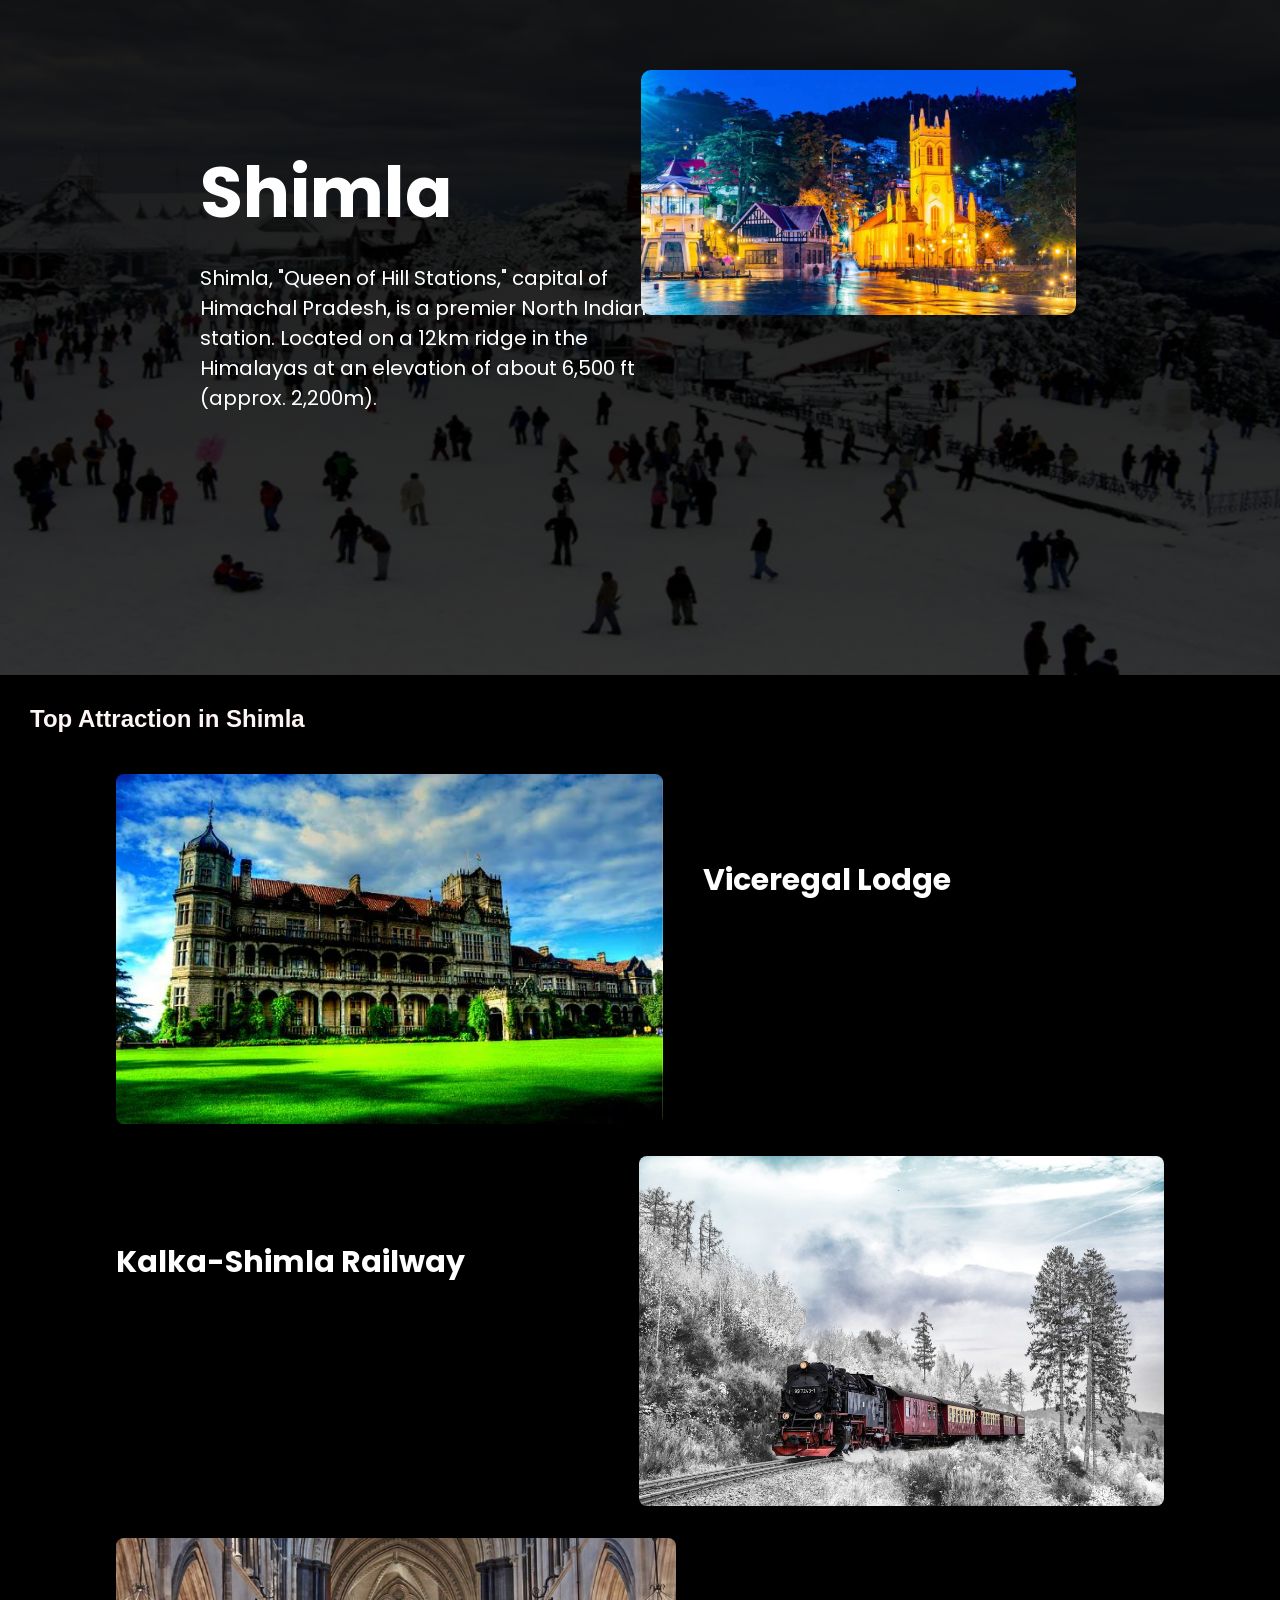
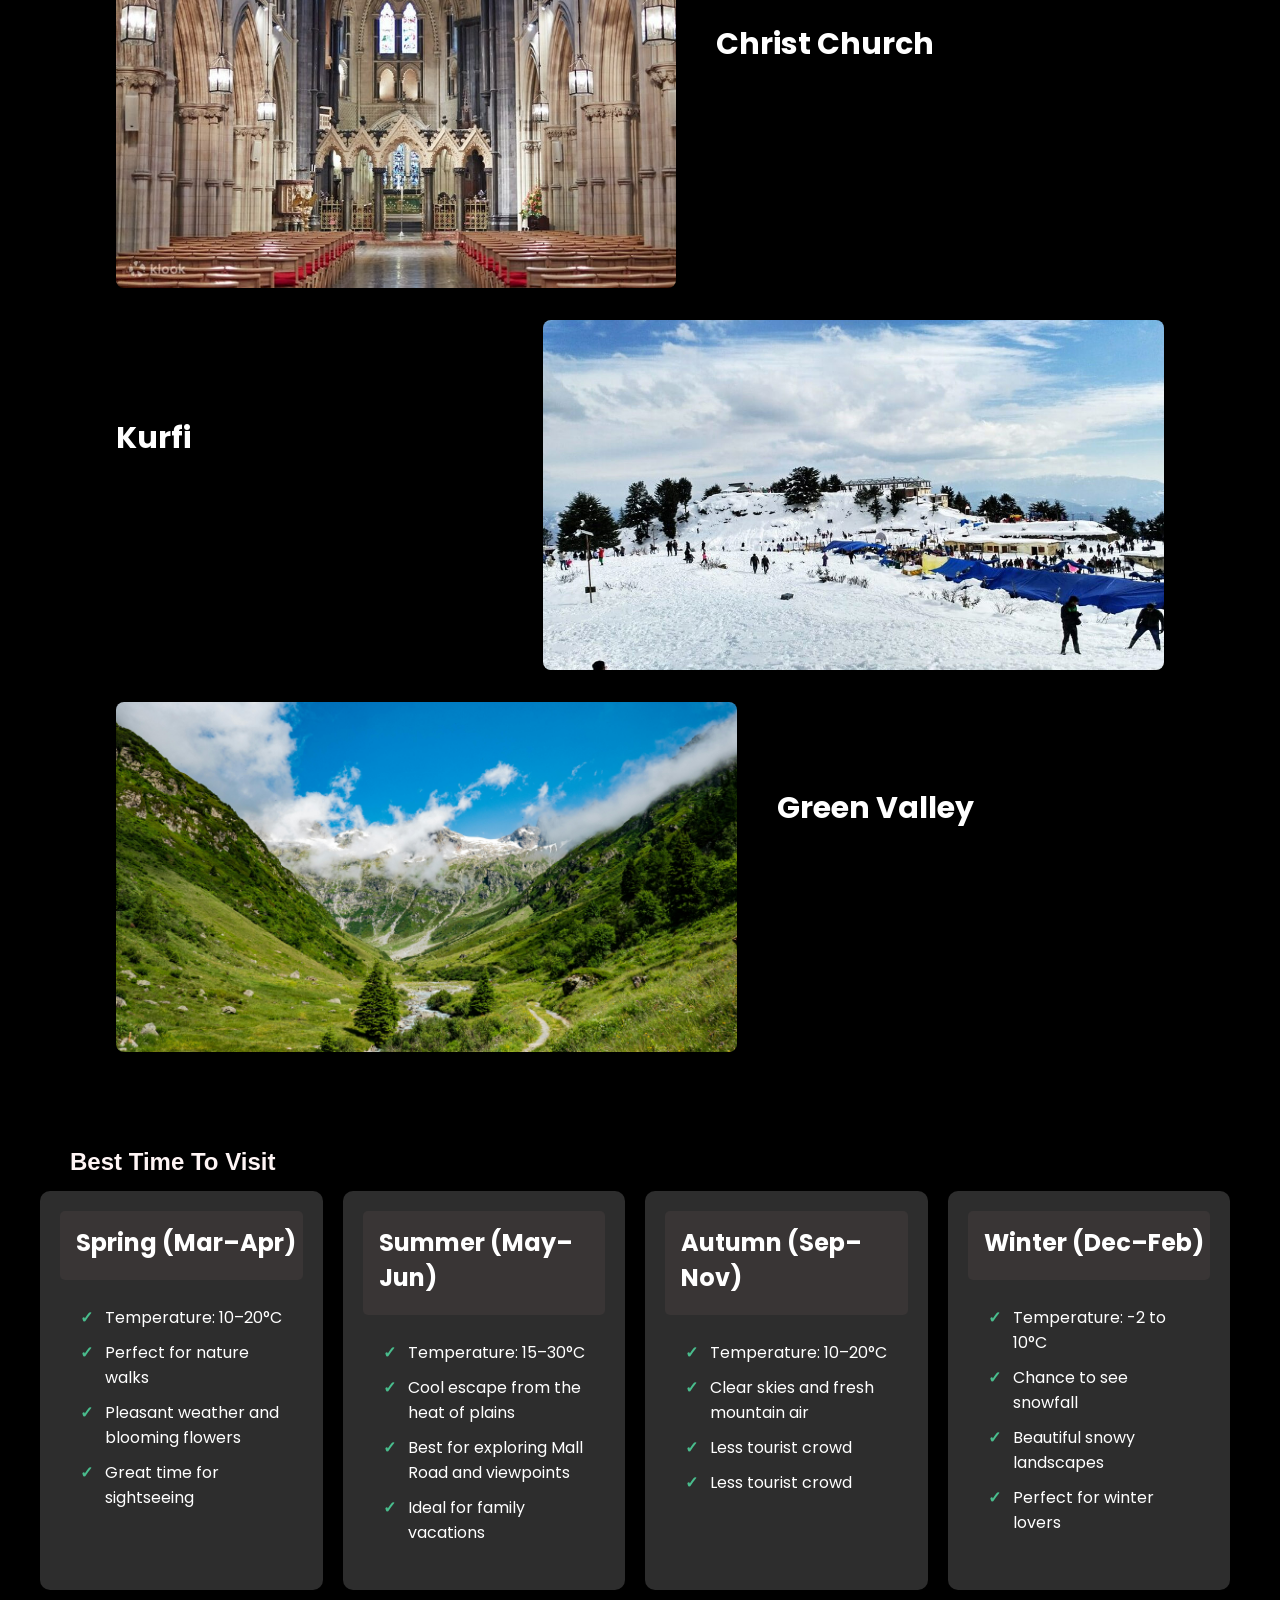
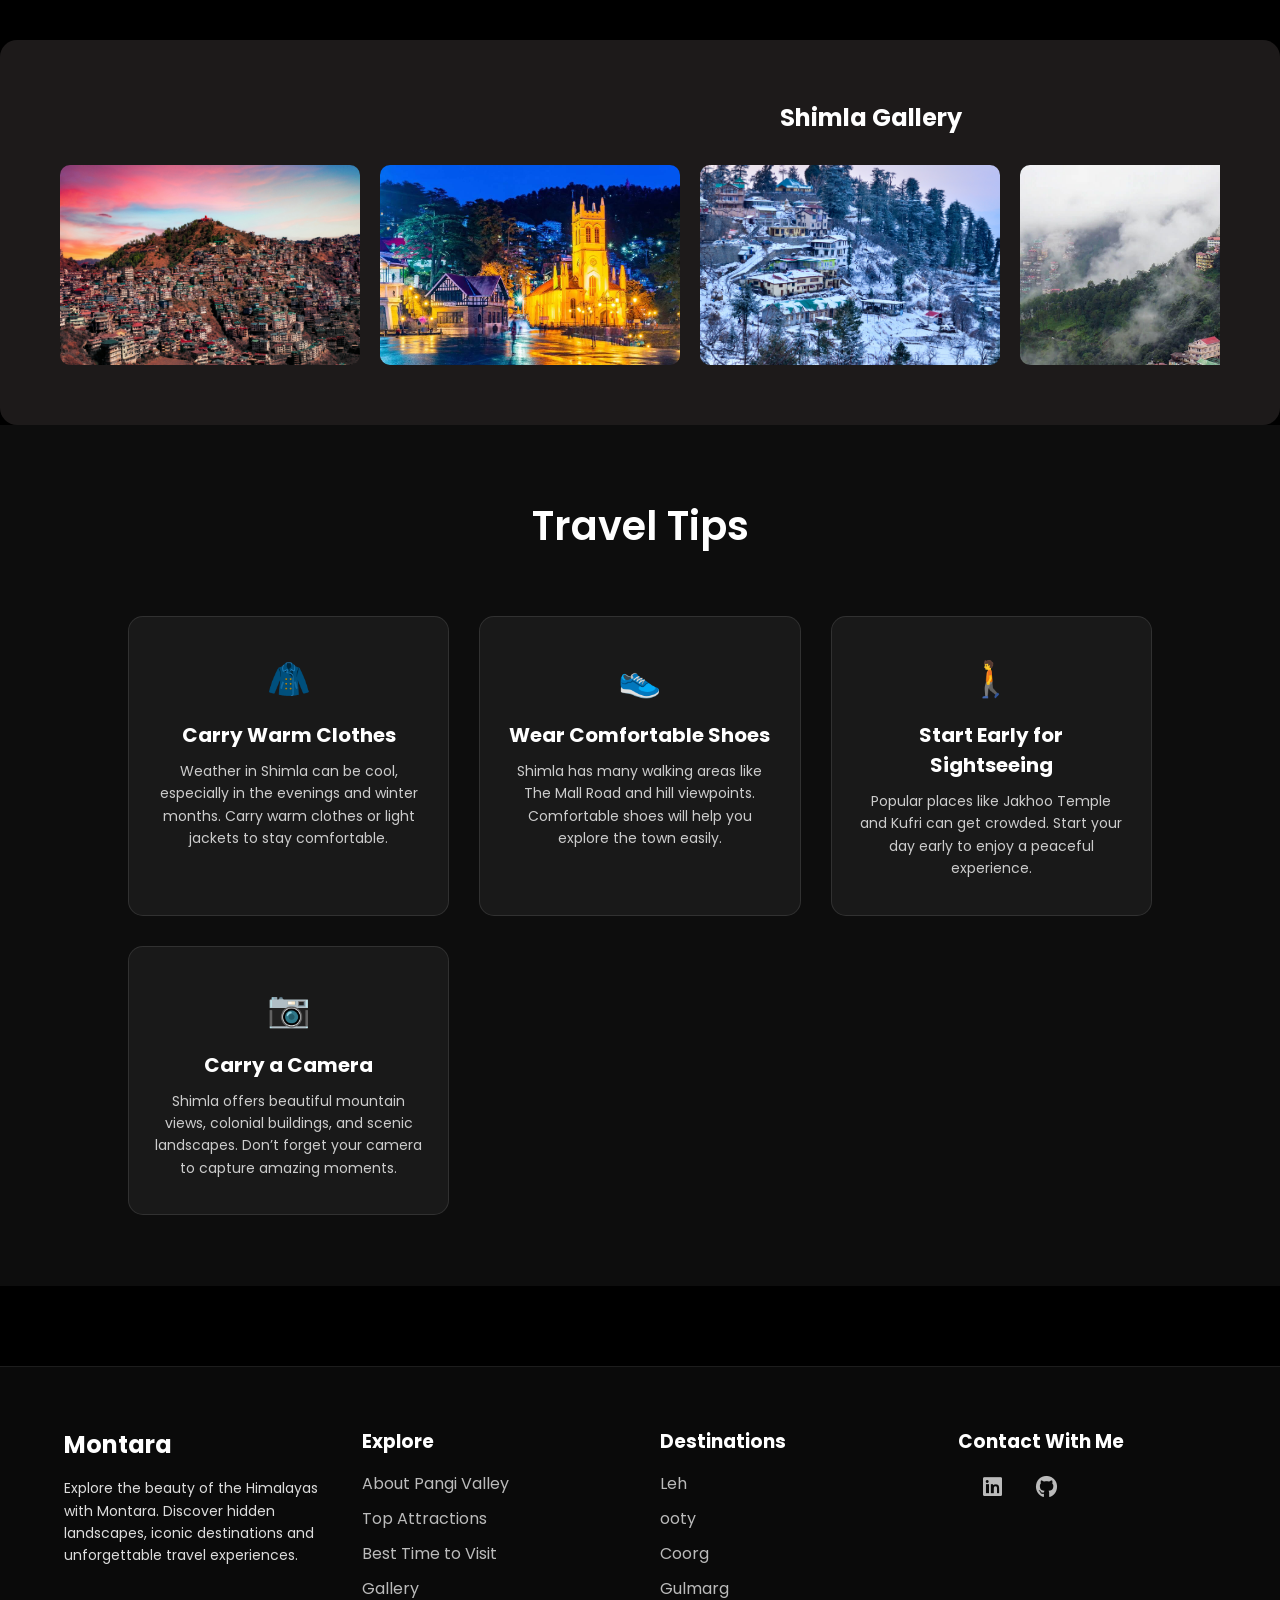
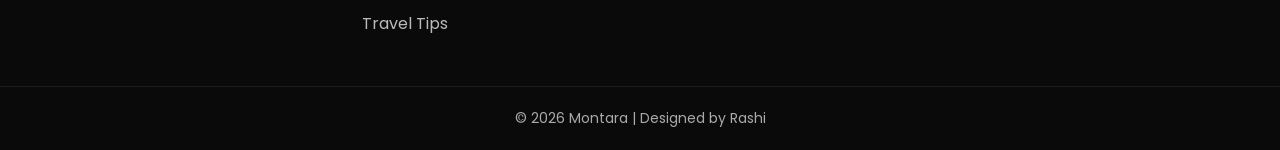
<file: Images/Shimla.html>
<head>
  <meta charset="UTF-8">
  <meta name="viewport" content="width=device-width, initial-scale=1.0">
  <title>Shimla</title>

  <link rel="stylesheet" href="Shimla.css">
  <link href="https://fonts.googleapis.com/css2?family=Poppins:wght@300;400;600&display=swap" rel="stylesheet">
  <link rel="stylesheet" href="https://cdnjs.cloudflare.com/ajax/libs/font-awesome/6.5.0/css/all.min.css">

</head>

<body>
  <div class="hero" id="about">
    <div class="text-container">
      <h1>Shimla</h1>
      <p>
        Shimla, "Queen of Hill Stations," capital of Himachal Pradesh, is a premier North Indian hill station. Located
        on a 12km ridge in the Himalayas at an elevation of about 6,500 ft (approx. 2,200m). </p>
    </div>
    <img src="shimla01.jpg" class="overlay" />
  </div>

  <!-- top attraction section -->

  <section id="attractions" class="attraction">
    <h1 class="heading">Top Attraction in Shimla</h1>

    <div class="list">
      <div class="place">
        <img src="lodge.avif" />

        <div class="text">
          <h2>Viceregal Lodge</h2>
          <p>
            Viceregal lodge is a historic, Scottish Baronial-style building in Shimla built in 1888 as the British
            Viceroy's summer residence. Located on Observatory Hill, it features extensive gardens and stone masonry,
            and currently houses the Indian Institute of Advanced Study. </p>
        </div>
      </div>

      <div class="place reverse">
        <img src="kalka.jpg" />

        <div class="text">
          <h2>Kalka-Shimla Railway </h2>
          <p>
            The Kalka-Shimla Railway is a 95.66 km (59.44 mi) narrow-gauge (2 ft 6 in) UNESCO World Heritage line in
            India, operating since 1903. Known as a “toy train” route, it connects Kalka (656 m) to the summer capital,
            Shimla (2076 m), featuring 103 tunnels </p>
        </div>
      </div>

      <div class="place">
        <img src="christ.jpg" />
        <div class="text">
          <h2>Christ Church</h2>
          <p>
            The historic college of the University of Oxford and its Cathedral, or various autonomous Christian
            congregations known as the Churches of Christ, which are rooted in the 19th-century American Restoration
            Movement.
        </div>
      </div>

      <div class="place reverse">
        <img src="kurfi1.jpg" />
        <div class="text">
          <h2>Kurfi</h2>
          <p>
            Kufri is a popular, high-altitude hill station 20 km from Shimla in Himachal Pradesh, known for its cool
            climate, panoramic Himalayan views, and dense pine forests
        </div>
      </div>

      <div class="place">
        <img src="greenvalley.jpeg" />
        <div class="text">
          <h2>Green Valley</h2>
          <p>
            Located near Kufri on the Shimla-Kufri road, is a renowned tourist stop in Himachal Pradesh, India, known
            for its stunning views of dense pine and deodar forests. It is a popular spot for photography
        </div>
      </div>
    </div>
  </section>
  <section id="best-time" class="best-time">
    <h1 class="heading">Best Time To Visit</h1>

    <div class="time-cards">
      <div class="time-card">
        <div class="card-heading">
          <h2>Spring (Mar–Apr)</h2>
        </div>

        <ul class="highlight">
          <li>Temperature: 10–20°C</li>
          <li>Perfect for nature walks</li>
          <li>Pleasant weather and blooming flowers</li>
          <li>Great time for sightseeing</li>
        </ul>
      </div>

      <div class="time-card">
        <div class="card-heading">
          <h2>Summer (May–Jun)</h2>
        </div>
        <ul class="highlight">
          <li>Temperature: 15–30°C</li>
          <li>Cool escape from the heat of plains</li>
          <li>Best for exploring Mall Road and viewpoints</li>
          <li>Ideal for family vacations</li>
        </ul>
      </div>

      <div class="time-card">
        <div class="card-heading">
          <h2> Autumn (Sep–Nov)</h2>
        </div>
        <ul class="highlight">
          <li>Temperature: 10–20°C</li>
          <li>Clear skies and fresh mountain air</li>
          <li>Less tourist crowd</li>
          <li>Less tourist crowd</li>
        </ul>
      </div>

      <div class="time-card">
        <div class="card-heading">
          <h2>Winter (Dec–Feb)</h2>
        </div>
        <ul class="highlight">
          <li>Temperature: -2 to 10°C</li>
          <li>Chance to see snowfall</li>
          <li>Beautiful snowy landscapes</li>
          <li>Perfect for winter lovers</li>
        </ul>
      </div>
    </div>
  </section>

  <!-- galary section -->

  <section id="gallery" class="gallery">
    <h1>Shimla Gallery</h1>

    <div class="gallery-scroll">
      <img src="shimla011.jpg" />
      <img src="shimla01.jpg" />
      <img src="shimla02.jpg" />
      <img src="shimla03.jpg" />
      <img src="shimla04.jpeg" />
      <img src="shimla05.jpg" />
      <img src="shimla06.jpg" />
      <img src="shimla07.webp" />
    </div>
  </section>

  <section id="travel-tips" class="travel-tips">
    <div class="container">
      <h1 class="section-title">Travel Tips</h1>

      <div class="tips-grid">
        <div class="tip-card">
          <div class="tip-icon">🧥</div>
          <h3>Carry Warm Clothes</h3>
          <p>
            Weather in Shimla can be cool, especially in the evenings and winter months.
            Carry warm clothes or light jackets to stay comfortable.
          </p>
        </div>

        <div class="tip-card">
          <div class="tip-icon">👟</div>
          <h3>Wear Comfortable Shoes</h3>
          <p>
            Shimla has many walking areas like The Mall Road and hill viewpoints.
            Comfortable shoes will help you explore the town easily.
          </p>
        </div>

        <div class="tip-card">
          <div class="tip-icon">🚶</div>
          <h3>Start Early for Sightseeing</h3>
          <p>
            Popular places like Jakhoo Temple and Kufri can get crowded.
            Start your day early to enjoy a peaceful experience.
          </p>
        </div>

        <div class="tip-card">
          <div class="tip-icon">📷</div>
          <h3>Carry a Camera</h3>
          <p>
            Shimla offers beautiful mountain views, colonial buildings, and scenic landscapes.
            Don’t forget your camera to capture amazing moments.
          </p>
        </div>
      </div>
    </div>
  </section>
  <footer class="leh-footer">

    <div class="footer-container">

      <!-- About -->
      <div class="footer-about">
        <h2>Montara</h2>
        <p>
          Explore the beauty of the Himalayas with Montara. Discover hidden
          landscapes, iconic destinations and unforgettable travel experiences.
        </p>
      </div>

      <!-- Explore Links -->
      <div class="footer-links">
        <h3>Explore</h3>
        <ul>
          <li><a href="#about">About Pangi Valley</a></li>
          <li><a href="#attractions">Top Attractions</a></li>
          <li><a href="#best-time">Best Time to Visit</a></li>
          <li><a href="#gallery">Gallery</a></li>
          <li><a href="#travel-tips">Travel Tips</a></li>
        </ul>
      </div>

      <!-- Destinations -->
      <div class="footer-destinations">
        <h3>Destinations</h3>
        <ul>
          <li><a href="leh.html">Leh</a></li>
          <li><a href="ooty.html">ooty</a></li>
          <li><a href="#">Coorg</a></li>
          <li><a href="#">Gulmarg</a></li>
        </ul>
      </div>

      <!-- Social -->
      <div class="footer-social">
        <h3>Contact With Me</h3>

        <div class="social-icons">

          <a href="https://www.linkedin.com/in/rashi-kumari-15987a321/" target="_blank">
            <i class="fa-brands fa-linkedin"></i>
          </a>

          <a href="https://github.com/RashiSingh1" target="_blank">
            <i class="fa-brands fa-github"></i>
          </a>

        </div>

      </div>

    </div>

    <div class="footer-bottom">
      <p>© 2026 Montara | Designed by Rashi</p>
    </div>

  </footer>
</body>

</html>
</file>
<file: style.css>
html{
    scroll-behavior: smooth;
}
*{
    margin: 0px;
    padding :0px;
}

image {
    width: 100%; 
    height: auto;   
     
}
nav{
  width: 100%;
  display: flex;
  justify-content: space-between;
  align-items: center;
  padding: 15px 40px;
}
nav div{
  display: flex;
  gap: 12px;
  flex-wrap: wrap;
  justify-content: flex-end;
}
.headerButtons{
    
    height:30px;
    border: 2px solid white;
    background-color:white;
    padding-right:12px;
}
.headerButtons:hover {
    cursor: pointer;
}
.Info{
    background-color: rgb(33,33,34);
    padding: 30px 0 50px 100px;
    color: white;

}
p{
    padding-top: 20px;
    font-size: 17px;
}
.top-destinations{
    background-color: rgb(21,21,21);
    display: grid;
    grid-template-columns: repeat(3, 1fr);
    gap: 30px;
    padding: 60px;
}

.Cards{
    background-color: rgb(33,33,34);
    border-radius: 8px;
    padding: 20px;
    padding-bottom: 30px;
}
.Cards img{
   width: 100%;
   height: 200px;
   object-fit: cover;
   border-radius: 8px;
}
.Cards:hover {
  transform: scale(1.06);
  transition: 0.3s;
}
.shortPara{
    color:white;
    padding-top:10px;
}
.seperation{
    height: 0.5px;
    background-color: rgba(255, 255, 255, 0.2);
    margin-bottom: 15px;
}
.Explore{
    display: flex;
    justify-content: center;
    align-items: center;

    width: 120px;
    height: 40px;

    margin: 20px auto 0;   

    border: 1px solid rgb(36, 210, 149);
    border-radius: 7px;
    background-color: rgb(33,33,34);
    color: white;
    text-decoration: none;
}
.top-destinations :hover{
    
  transform: scale(1.06);
  transition: transform 0.3s ease-in-out, box-shadow ease;
}
.why {
  padding: 80px 100px;
  background: linear-gradient(to bottom, #000, #0d0d0d);
  color: white;
  text-align: center;
}

.why h1 {
  font-size: 36px;
  margin-bottom: 50px;
}

.why-grid {
  display: grid;
  grid-template-columns: repeat(auto-fit, minmax(250px, 1fr));
  gap: 30px;
}

.why-card {
  background: rgba(255, 255, 255, 0.05);
  backdrop-filter: blur(15px);
  border-radius: 15px;
  padding: 30px;
  border: 1px solid rgba(255,255,255,0.1);
  transition: 0.4s;
}

.why-card:hover {
  transform: translateY(-10px) scale(1.03);
  border: 1px solid #00f5c4;
  box-shadow: 0 10px 30px rgba(0,0,0,0.5);
}

.why-card h3 {
  margin-bottom: 10px;
}

.why-card p {
  color: #ccc;
}
.cta {
  padding: 100px 20px;
  text-align: center;
  background: radial-gradient(circle at center, #111, #000);
  color: white;
}

.cta h1 {
  font-size: 40px;
  margin-bottom: 20px;
}

.cta p {
  color: #bbb;
  margin-bottom: 30px;
}

.cta button {
  padding: 12px 30px;
  border-radius: 30px;
  border: none;
  background: linear-gradient(45deg, #00f5c4, #00c896);
  color: black;
  font-weight: 600;
  cursor: pointer;
  transition: 0.3s;
}

.cta button:hover {
  transform: scale(1.1);
  box-shadow: 0 0 20px rgba(0, 245, 196, 0.4); 
}

.footer {
  background: #0a0a0a;
  color: #ccc;
  padding: 60px 100px 20px;
  border-top: 1px solid rgba(255,255,255,0.1);
}

.footer-container {
  display: grid;
  grid-template-columns: repeat(auto-fit, minmax(220px, 1fr));
  gap: 40px;
}

.footer h2, .footer h3 {
  color: white;
  margin-bottom: 15px;
}

.footer p {
  font-size: 14px;
  line-height: 1.6;
  color:white;
}

.footer ul {
  list-style: none;
}

.footer ul li {
  margin-bottom: 10px;
}

.footer ul li a {
  text-decoration: none;
  color: #aaa;
  transition: 0.3s;
}

.footer ul li a:hover {
  color: #00f5c4;
}

.icons a {
  display: inline-block;
  margin-right: 15px;
  color: #aaa;
  text-decoration: none;
  transition: 0.3s;
}

.icons a:hover {
  color: #00f5c4;
  transform: translateY(-3px);
}

.footer-bottom {
  text-align: center;
  margin-top: 40px;
  padding-top: 20px;
  font-size: 14px;
  border-top: 1px solid rgba(255,255,255,0.1);
}

@media (max-width: 992px) {

  nav {
    flex-direction: column;
    align-items: center;
    margin: 0 30px;
    gap: 15px;
  }

  nav div {
    display: flex;
    flex-wrap: wrap;
    justify-content: center;
    gap: 10px;
  }

  .Info {
    padding: 40px 30px;
    text-align: center;
  }

  .top-destinations {
    grid-template-columns: repeat(2, 1fr);
    padding: 40px;
  }

  .why {
    padding: 60px 40px;
  }

  .cta {
    padding: 70px 20px;
  }

  .footer {
    padding: 50px 40px 20px;
  }

}


@media (max-width: 768px) {


@media (max-width: 768px) {
 nav{
                padding: 0px 0px;
                            margin: 0;
gap:0px
  }

  nav span img{
    width: 130px;
  }

  nav div{
               gap: 0px;
               margin-right: 6px;
  }

  .headerButtons{
    font-size: 10px;
    padding: 5px 7px;
    height: auto;
  }

}

  .Info {
    padding: 30px 20px;
  }

  .Info h1 {
    font-size: 22px;
  }

  p {
    font-size: 14px;
  }

  .top-destinations {
    grid-template-columns: 1fr;
    padding: 30px 20px;
  }

  .Cards {
    padding: 15px;
  }

  .Cards img {
    height: 180px;
  }

  .why {
    padding: 50px 20px;
  }

  .why h1 {
    font-size: 26px;
  }

  .cta h1 {
    font-size: 28px;
  }

  .footer {
    padding: 40px 20px;
  }

}


@media (max-width: 480px) {

  .headerButtons {
    font-size: 10px;
    padding: 4px 6px;
  }

  .Info h1 {
    font-size: 18px;
  }

  .cta h1 {
    font-size: 22px;
  }

  .cta button {
    padding: 10px 20px;
    font-size: 14px;
  }

}
</file>
<file: explore.css>
* {
  padding: 0;
  margin: 0;
  box-sizing: border-box;
}

html {
  scroll-behavior: smooth;
}

body {
  background-color: black;
  font-family: 'Poppins', sans-serif;
}


.hero {
  position: relative;
  height: 75vh;
  display: flex;
  justify-content: flex-start;
  align-items: flex-start;
  padding-left: 100px;
  padding-top: 140px;
  color: white;
}

.hero-shimla {
  background: linear-gradient(rgba(0, 0, 0, 0.9), rgba(0, 0, 0, 0.8)),
    url("Images/shimla02.webp") center / cover no-repeat;
}

.hero-ooty {
  background: linear-gradient(rgba(0, 0, 0, 0.9), rgba(0, 0, 0, 0.8)),
    url("Images/ooty2.webp") center / cover no-repeat;
}

.hero-leh {
  background: linear-gradient(rgba(0, 0, 0, 0.9), rgba(0, 0, 0, 0.8)),
    url("Images/leh-background(3).jpg") center / cover no-repeat;
}

.hero-coorg {
  background: linear-gradient(rgba(0, 0, 0, 0.9), rgba(0, 0, 0, 0.8)),
    url("Images/coakers.webp") center / cover no-repeat;
}

.hero-gulmarg {
  background: linear-gradient(rgba(0, 0, 0, 0.9), rgba(0, 0, 0, 0.8)),
    url("Images/gulmarg01.jfif") center / cover no-repeat;
}

.hero-pangiValley {
  background: linear-gradient(rgba(0, 0, 0, 0.9), rgba(0, 0, 0, 0.8)),
    url("Images/pangi02.webp") center / cover no-repeat;
}

.hero-kodaikanal {
  background: linear-gradient(rgba(0, 0, 0, 0.9), rgba(0, 0, 0, 0.8)),
    url("Images/kodaikanallb.jpg") center / cover no-repeat;
}

.hero-kalpa {
  background: linear-gradient(rgba(0, 0, 0, 0.9), rgba(0, 0, 0, 0.8)),
    url("Images/kalpa02.avif") center / cover no-repeat;
}

.hero-pahalgam {
  background: linear-gradient(rgba(0, 0, 0, 0.9), rgba(0, 0, 0, 0.8)),
    url("Images/pahalgam06.jpg") center / cover no-repeat;
}

.overlay {
  position: absolute;
  top: 70px;
  right: 204px;
  width: 34vw;
  border-radius: 10px;
}
.hero h1 {
  font-family: 'Playfair Display', serif;
  font-weight: 900;
  font-size: 90px;
  background: linear-gradient(90deg, #178f77, #ffffff);
  -webkit-background-clip: text;
  -webkit-text-fill-color: transparent;
}

.hero p {
  padding-top: 17px;
  font-size: 20px;
  line-height: 1.5;
  color: white;
}

.text-container {
  margin-left: 100px;
  max-width: 500px;
}


.heading {
  padding-top: 30px;
  padding-left: 30px;
  padding-bottom: 15px;
  color: rgb(255, 245, 245);
  font-family: "Outfit", sans-serif;
}


.attraction img {
  width: 15%;
  height: 335px;
  object-fit: cover;
  border-radius: 8px;
}

.list {
  display: grid;
  grid-template-columns: repeat(1, 1fr);
  gap: 0;
  margin: 100px;
  margin-bottom: 0;
  margin-top: 10px;
}

.place {
  display: flex;
  align-items: center;
  gap: 40px;
  padding: 16px;
}

.place img {
  width: 590px;
  height: 320px;
  object-fit: cover;
  object-position: center;
  border-radius: 8px;
  flex-shrink: 0;
}

.reverse {
  flex-direction: row-reverse;
}

.text h2 {
  color: white;
  font-size: 30px;
}

.text p {
  color: #000000;
  margin-top: 10px;
  line-height: 1.6;
  transition: color 0.4s, transform 0.4s;
}

.place p:hover {
  color: white;
  transform: scale(1.05);
  cursor: cell;
}


.gallery {
  color: white;
  padding: 60px;
  background-color: #1d1a1a;
  border-radius: 17px;
  margin-top: 60px;
}

.gallery h1 {
  padding-bottom: 30px;
  text-align: center;
}

.gallery-scroll {
  display: flex;
  gap: 20px;
  overflow-x: auto;
  scroll-behavior: smooth;
  padding-bottom: 10px;
}

.gallery-scroll::-webkit-scrollbar {
  height: 4px;
}

.gallery-scroll::-webkit-scrollbar-track {
  background: rgba(255, 255, 255, 0.05);
  border-radius: 2px;
}

.gallery-scroll::-webkit-scrollbar-thumb {
  background: rgba(255, 255, 255, 0.2);
  border-radius: 2px;
}

.gallery-scroll img {
  width: 300px;
  height: 200px;
  object-fit: cover;
  border-radius: 10px;
  flex-shrink: 0;
  transition: transform 0.3s ease, opacity 0.3s ease;
}

.gallery-scroll img:hover {
  transform: scale(1.04);
  opacity: 0.9;
}


.best-time {
  color: white;
  padding: 50px;
  padding-left: 40px;
}

.time-cards {
  display: grid;
  grid-template-columns: repeat(4, 1fr);
  gap: 20px;
}

.time-card {
  background-color: rgba(255, 255, 255, 0.178);
  padding: 20px;
  border-radius: 10px;
  transition: transform 0.3s ease-in-out, box-shadow 0.3s ease;
}

.time-card:hover {
  transform: scale(1.04);
  box-shadow: 0 8px 24px rgba(0, 0, 0, 0.4);
}

.card-heading {
  background-color: #393535;
  padding-left: 16px;
  padding-top: 14px;
  padding-bottom: 10px;
  border-radius: 5px;
  margin-bottom: 10px;
}

.highlight {
  list-style: none;
  padding: 20px;
}

.highlight li {
  padding: 5px 0;
  padding-left: 25px;
  position: relative;
}

.highlight li::before {
  content: "✓";
  position: absolute;
  left: 0;
  color: #49bd8d;
  font-weight: bold;
}


.travel-tips {
  padding: 71px 10%;
  background: #0d0d0d;
  color: white;
  text-align: center;
}

.section-title {
  font-size: 40px;
  margin-bottom: 60px;
  font-weight: 600;
}

.tips-grid {
  display: grid;
  grid-template-columns: repeat(auto-fit, minmax(250px, 1fr));
  gap: 30px;
}

.tip-card {
  background: rgba(255, 255, 255, 0.05);
  padding: 35px 25px;
  border-radius: 15px;
  transition: transform 0.4s ease, border-color 0.4s ease, background 0.4s ease;
  border: 1px solid rgba(255, 255, 255, 0.1);
}

.tip-icon {
  font-size: 35px;
  margin-bottom: 15px;
}

.tip-card h3 {
  margin-bottom: 10px;
  font-size: 20px;
}

.tip-card p {
  font-size: 14px;
  color: #cccccc;
  line-height: 1.6;
}

.tip-card:hover {
  transform: translateY(-10px);
  border-color: #00d084;
  background: rgba(255, 255, 255, 0.08);
}


.leh-footer {
  background: #0a0a0a;
  color: #ddd;
  padding-top: 60px;
  margin-top: 80px;
  border-top: 1px solid rgba(255, 255, 255, 0.08);
}

.footer-container {
  width: 90%;
  margin: auto;
  display: grid;
  grid-template-columns: repeat(auto-fit, minmax(220px, 1fr));
  gap: 40px;
}

.leh-footer h2,
.leh-footer h3 {
  color: white;
  margin-bottom: 15px;
}

.leh-footer p {
  line-height: 1.6;
  font-size: 14px;
}

.leh-footer ul {
  list-style: none;
}

.leh-footer ul li {
  margin-bottom: 10px;
}

.leh-footer ul li a {
  text-decoration: none;
  color: #bbb;
  transition: color 0.3s;
}

.leh-footer ul li a:hover {
  color: #00c896;
}

.social-icons a {
  font-size: 22px;
  margin-right: 18px;
  margin-left: 10px;
  color: #bbb;
  text-decoration: none;
  transition: color 0.3s, transform 0.3s;
}

.social-icons a:hover {
  color: #00c896;
  transform: translateY(-4px);
}

.social-icons {
  margin-left: 15px;
}

.footer-links a {
  position: relative;
  text-decoration: none;
  color: #bbb;
  transition: color 0.3s;
}

.footer-links a::after {
  content: "";
  position: absolute;
  width: 0%;
  height: 2px;
  background: #00c896;
  left: 0;
  bottom: -3px;
  transition: width 0.3s;
}

.footer-links a:hover {
  color: #00c896;
}

.footer-links a:hover::after {
  width: 100%;
}

.footer-bottom {
  text-align: center;
  padding: 20px;
  margin-top: 40px;
  border-top: 1px solid rgba(255, 255, 255, 0.08);
  font-size: 14px;
  color: #aaa;
}

@media (max-width: 992px) {
  .hero {
    padding-left: 40px;
    padding-top: 100px;
    height: 60vh;
  }

  .hero h1 {
    font-size: 45px;
  }

  .hero p {
    font-size: 16px;
  }

  .overlay {
    display: none;
  }

  .text-container {
    margin-left: 0;
    max-width: 100%;
  }

  .place {
    flex-direction: column;
    gap: 20px;
  }

  .place img {
    width: 100%;
    height: 250px;
  }

  .list {
    margin: 50px 20px;
  }

  .time-cards {
    grid-template-columns: repeat(2, 1fr);
  }
}

@media (max-width: 768px) {
  .hero {
    padding: 80px 20px;
    height: auto;
    min-height: 40vh;
  }

  .hero h1 {
    font-size: 30px;
  }
.place img{
        width: 113%;
        height: 207px;
  
}
  .hero p {
    font-size: 1px;
  }
.text p{
  font-size: 13px;
}
  .heading {
    padding: 20px;
    font-size: 20px;
  }

  .gallery {
    padding: 30px 20px;
  }

  .gallery-scroll img {
    width: 250px;
    height: 160px;
  }

  .time-cards {
    grid-template-columns: 1fr;
  }
  .time-card{
    padding: 9px;
  }

  .best-time {
    padding: 30px 20px;
  }

  .travel-tips {
    padding: 50px 20px;
  }

  .section-title {
    font-size: 28px;
  }
}

@media (max-width: 480px) {
  .hero h1 {
    font-size: 24px;
  }

  .hero p {
    font-size: 13px;
  }

  .gallery-scroll img {
    width: 200px;
    height: 140px;
  }

  .tip-card {
    padding: 25px 15px;
  }
}
</file>
<file: Images/ooty.css>
* {
  padding: 0px;
  margin: 0px;
  box-sizing: border-box;
}

html {
  scroll-behavior: smooth;
}

body {
  background-color: black;
  font-family: 'Poppins', sans-serif;
}

.hero {
  position: relative;
  height: 75vh;

  background:
    linear-gradient(rgba(0, 0, 0, 0.9), rgba(0, 0, 0, 0.8)),
    url("ooty2.webp");
  background-size: cover;
  background-position: center;
  display: flex;
  justify-content: flex-start;
  align-items: flex-start;
  padding-left: 100px;
  padding-top: 140px;

  color: white;
}

.overlay {
  position: absolute;
  top: 70px;
  right: 204px;
  width: 34vw;
  border-radius: 10px;
}

.hero h1 {
  font-size: 70px;
}

.hero p {
  padding-top: 17px;
  font-size: 20px;
  line-height: 1.5;
  color: white;
}

.text-container {
  margin-left: 100px;
  max-width: 500px;
}

.heading {
  padding-top: 30px;
  padding-left: 30px;
  padding-bottom: 15px;
  color: rgb(255, 245, 245);
  font-family: "Outfit", sans-serif;
}

.attraction img {
  width: 15%;
  height: 335px;
  object-fit: cover;
  border-radius: 8px;
}

.list {
  display: grid;
  grid-template-columns: repeat(1, 1fr);
  gap: 0px;
  margin: 100px;
  margin-bottom: 0px;
  margin-top: 10px;
}

.place img {
  width: 70%;
  height: 350px;
  object-fit: cover;
  border-radius: 8px;
}

.place {
  display: flex;
  align-items: center;
  gap: 40px;
  padding: 16px;
}

.text h2 {
  color: white;
  font-size: 30px;
}

.text p {
  color: rgb(0, 0, 0);
  margin-top: 10px;
  line-height: 1.6;
}

.reverse {
  flex-direction: row-reverse;
}

.place img {
  width: 60%;
  height: 350px;
  object-fit: cover;
  border-radius: 8px;
}

.place p:hover {
  color: white;
  transition: 0.4s;
  transform: scale(1.05);
  cursor: cell;
}

.gallery {
  color: white;
  padding: 60px;
  background-color: #1d1a1a;
  border-radius: 17px;
}

.gallery-scroll {
  display: flex;
  gap: 20px;
  overflow-x: auto;
  scroll-behavior: smooth;
}

.gallery-scroll img {
  width: 300px;
  height: 200px;
  object-fit: cover;
  border-radius: 10px;
  flex-shrink: 0;
}

.gallery h1 {
  padding-bottom: 30px;
  margin-left: 80vh;
}

.best-time {
  color: white;
  padding: 50px;
  padding-left: 40px;
}

.time-cards {
  display: grid;
  grid-template-columns: repeat(4, 1fr);
  gap: 20px;
}

.highlight li:before {
  content: "✓";
  position: absolute;
  left: 0;
  color: #49bd8d;
  font-weight: bold;
}

.time-card h2 {
  padding-bottom: 10px;
}

.highlight {
  list-style: none;
  padding: 20px;
}

.highlight li {
  padding: 5px 0;
  padding-left: 25px;
  position: relative;
}

.time-card {
  background-color: rgba(255, 255, 255, 0.178);
  padding: 20px;
  border-radius: 10px;
}

.time-card :hover {
  transform: scale(1.06);
  transition:
    transform 0.3s ease-in-out,
    box-shadow ease;
}

.card-heading {
  background-color: #393535;
  padding-left: 16px;
  padding-top: 14px;
  padding-bottom: 10px;
  border-radius: 5px;
}

.travel-tips {
  padding: 71px 10%;
  background: #0d0d0d;
  color: white;
  text-align: center;
}

.section-title {
  font-size: 40px;
  margin-bottom: 60px;
  font-weight: 600;
}

.tips-grid {
  display: grid;
  grid-template-columns: repeat(auto-fit, minmax(250px, 1fr));
  gap: 30px;
}

.tip-card {
  background: rgba(255, 255, 255, 0.05);
  padding: 35px 25px;
  border-radius: 15px;
  transition: all 0.4s ease;
  border: 1px solid rgba(255, 255, 255, 0.1);
}

.tip-icon {
  font-size: 35px;
  margin-bottom: 15px;
}

.tip-card h3 {
  margin-bottom: 10px;
  font-size: 20px;
}

.tip-card p {
  font-size: 14px;
  color: #cccccc;
  line-height: 1.6;
}

.tip-card:hover {
  transform: translateY(-10px);
  border: 1px solid #00d084;
  background: rgba(255, 255, 255, 0.08);
}

.leh-footer {
  background: #0a0a0a;
  color: #ddd;
  padding-top: 60px;
  margin-top: 80px;
  border-top: 1px solid rgba(255, 255, 255, 0.08);
}

.footer-container {
  width: 90%;
  margin: auto;
  display: grid;
  grid-template-columns: repeat(auto-fit, minmax(220px, 1fr));
  gap: 40px;
}

.leh-footer h2 {
  color: white;
  margin-bottom: 15px;
}

.leh-footer h3 {
  color: white;
  margin-bottom: 15px;
}

.leh-footer p {
  line-height: 1.6;
  font-size: 14px;
}

.leh-footer ul {
  list-style: none;
}

.leh-footer ul li {
  margin-bottom: 10px;
}

.leh-footer ul li a {
  text-decoration: none;
  color: #bbb;
  transition: 0.3s;
}

.leh-footer ul li a:hover {
  color: #00c896;
}

.social-icons a {
  font-size: 20px;
  margin-right: 15px;
  margin-left: 10px;
  text-decoration: none;
  transition: 0.3s;
}

.social-icons a:hover {
  transform: translateY(-4px);
}

.footer-bottom {
  text-align: center;
  padding: 20px;
  margin-top: 40px;
  border-top: 1px solid rgba(255, 255, 255, 0.08);
  font-size: 14px;
  color: #aaa;
}

.footer-links a {
  position: relative;
}

.footer-links a::after {
  content: "";
  position: absolute;
  width: 0%;
  height: 2px;
  background: #00c896;
  left: 0;
  bottom: -3px;
  transition: 0.3s;
}

.footer-links a:hover::after {
  width: 100%;
}

.social-icons a {
  font-size: 22px;
  margin-right: 18px;
  color: #bbb;
  transition: 0.3s;
}

.social-icons a:hover {
  color: #00c896;
  transform: translateY(-4px);
}

.social-icons {
  margin-left: 15px;
}
</file>
<file: Images/PangiValley.css>
* {
  padding: 0px;
  margin: 0px;
  box-sizing: border-box;
}
html {
  scroll-behavior: smooth;
}

body {
  background-color: black;
 font-family: 'Poppins', sans-serif;
}
.hero {
  position: relative;
  height: 75vh;

  background:
    linear-gradient(rgba(0, 0, 0, 0.9), rgba(0, 0, 0, 0.8)),
    url("pangi02.webp");
  background-size: cover;
  background-position: center;
  display: flex;
  justify-content: flex-start;
  align-items: flex-start;
  padding-left: 100px;
  padding-top: 140px;

  color: white;
}
.overlay {
  position: absolute;
  top: 70px;
  right: 204px;
  width: 34vw;
  border-radius: 10px;
}

.hero h1 {
  font-size: 70px;
}
.hero p {
  padding-top: 17px;
  font-size: 20px;
  line-height: 1.5;
  color: white;
}
.text-container {
  margin-left: 100px;
  max-width: 500px;
}
.heading {
  padding-top: 30px;
  padding-left: 30px;
  padding-bottom: 15px;
  color: rgb(255, 245, 245);
  font-family: "Outfit", sans-serif;
}

.attraction img {
  width: 15%;
  height: 335px;
  object-fit: cover;
  border-radius: 8px;
}
.list {
  display: grid;
  grid-template-columns: repeat(1, 1fr);
  gap: 0px;
  margin: 100px;
  margin-bottom: 0px;
  margin-top: 10px;
}

.place img {
  width: 70%;
  height: 350px;
  object-fit: cover;
  border-radius: 8px;
}
.place {
  display: flex;
  align-items: center;
  gap: 40px;
  padding: 16px;
}

.text h2 {
  color: white;
  font-size: 30px;
}
.text p {
  color: rgb(0, 0, 0);
  margin-top: 10px;
  line-height: 1.6;
}

.reverse {
  flex-direction: row-reverse;
}
.place img {
  width: 60%;
  height: 350px;
  object-fit: cover;
  border-radius: 8px;
}
.place p:hover {
  color: white;
  transition: 0.4s;
  transform: scale(1.05);
  cursor: cell;
}
.gallery {
  color: white;
  padding: 60px;
  background-color: #1d1a1a;
  border-radius: 17px;
}

.gallery-scroll {
  display: flex;
  gap: 20px;
  overflow-x: auto;
  scroll-behavior: smooth;
}

.gallery-scroll img {
  width: 300px;
  height: 200px;
  object-fit: cover;
  border-radius: 10px;
  flex-shrink: 0;
}

.gallery h1 {
  padding-bottom: 30px;
  margin-left: 80vh;
}
.best-time {
  color: white;
  padding: 50px;
  padding-left: 40px;
}

.time-cards {
  display: grid;
  grid-template-columns: repeat(4, 1fr);
  gap: 20px;
}

.highlight li:before {
  content: "✓";
  position: absolute;
  left: 0;
  color: #49bd8d;
  font-weight: bold;
}

.time-card h2 {
  padding-bottom: 10px;
}
.highlight {
  list-style: none;
  padding: 20px;
}
.highlight li {
  padding: 5px 0;
  padding-left: 25px;
  position: relative;
}
.time-card{
background-color: rgba(255, 255, 255, 0.178);
padding:20px;
border-radius:10px;
}
.time-card :hover {
  transform: scale(1.06);
  transition:
    transform 0.3s ease-in-out,
    box-shadow ease;
}
.card-heading {
  background-color: #393535;
  padding-left: 16px;
  padding-top: 14px;
  padding-bottom: 10px;
  border-radius: 5px;
}

.travel-tips {
  padding: 71px 10%;
  background: #0d0d0d;
  color: white;
  text-align: center;
}

.section-title {
  font-size: 40px;
  margin-bottom: 60px;
  font-weight: 600;
}

.tips-grid {
  display: grid;
  grid-template-columns: repeat(auto-fit, minmax(250px, 1fr));
  gap: 30px;
}
.tip-card {
  background: rgba(255, 255, 255, 0.05);
  padding: 35px 25px;
  border-radius: 15px;
  transition: all 0.4s ease;
  border: 1px solid rgba(255, 255, 255, 0.1);
}

.tip-icon {
  font-size: 35px;
  margin-bottom: 15px;
}

.tip-card h3 {
  margin-bottom: 10px;
  font-size: 20px;
}

.tip-card p {
  font-size: 14px;
  color: #cccccc;
  line-height: 1.6;
}

.tip-card:hover {
  transform: translateY(-10px);
  border: 1px solid #00d084;
  background: rgba(255, 255, 255, 0.08);
}

.leh-footer {
  background: #0a0a0a;
  color: #ddd;
  padding-top: 60px;
  margin-top: 80px;
  border-top: 1px solid rgba(255, 255, 255, 0.08);
}

.footer-container {
  width: 90%;
  margin: auto;
  display: grid;
  grid-template-columns: repeat(auto-fit, minmax(220px, 1fr));
  gap: 40px;
}

.leh-footer h2 {
  color: white;
  margin-bottom: 15px;
}

.leh-footer h3 {
  color: white;
  margin-bottom: 15px;
}

.leh-footer p {
  line-height: 1.6;
  font-size: 14px;
}

.leh-footer ul {
  list-style: none;
}

.leh-footer ul li {
  margin-bottom: 10px;
}

.leh-footer ul li a {
  text-decoration: none;
  color: #bbb;
  transition: 0.3s;
}

.leh-footer ul li a:hover {
  color: #00c896;
}

.social-icons a {
  font-size: 20px;
  margin-right: 15px;
  margin-left: 10px;
  text-decoration: none;
  transition: 0.3s;
}

.social-icons a:hover {
  transform: translateY(-4px);
}

.footer-bottom {
  text-align: center;
  padding: 20px;
  margin-top: 40px;
  border-top: 1px solid rgba(255, 255, 255, 0.08);
  font-size: 14px;
  color: #aaa;
}
.footer-links a {
  position: relative;
}

.footer-links a::after {
  content: "";
  position: absolute;
  width: 0%;
  height: 2px;
  background: #00c896;
  left: 0;
  bottom: -3px;
  transition: 0.3s;
}

.footer-links a:hover::after {
  width: 100%;
}
.social-icons a {
  font-size: 22px;
  margin-right: 18px;
  color: #bbb;
  transition: 0.3s;
}

.social-icons a:hover {
  color: #00c896;
  transform: translateY(-4px);
}
.social-icons {
  margin-left: 15px;
}
</file>
<file: Images/Shimla.css>
* {
  padding: 0px;
  margin: 0px;
  box-sizing: border-box;
}
html {
  scroll-behavior: smooth;
}

body {
  background-color: black;
 font-family: 'Poppins', sans-serif;
}
.hero {
  position: relative;
  height: 75vh;

  background:
    linear-gradient(rgba(0, 0, 0, 0.9), rgba(0, 0, 0, 0.8)),
    url("shimla02.webp");
  background-size: cover;
  background-position: center;
  display: flex;
  justify-content: flex-start;
  align-items: flex-start;
  padding-left: 100px;
  padding-top: 140px;

  color: white;
}
.overlay {
  position: absolute;
  top: 70px;
  right: 204px;
  width: 34vw;
  border-radius: 10px;
}

.hero h1 {
  font-size: 70px;
}
.hero p {
  padding-top: 17px;
  font-size: 20px;
  line-height: 1.5;
  color: white;
}
.text-container {
  margin-left: 100px;
  max-width: 500px;
}
.heading {
  padding-top: 30px;
  padding-left: 30px;
  padding-bottom: 15px;
  color: rgb(255, 245, 245);
  font-family: "Outfit", sans-serif;
}

.attraction img {
  width: 15%;
  height: 335px;
  object-fit: cover;
  border-radius: 8px;
}
.list {
  display: grid;
  grid-template-columns: repeat(1, 1fr);
  gap: 0px;
  margin: 100px;
  margin-bottom: 0px;
  margin-top: 10px;
}

.place img {
  width: 70%;
  height: 350px;
  object-fit: cover;
  border-radius: 8px;
}
.place {
  display: flex;
  align-items: center;
  gap: 40px;
  padding: 16px;
}

.text h2 {
  color: white;
  font-size: 30px;
}
.text p {
  color: rgb(0, 0, 0);
  margin-top: 10px;
  line-height: 1.6;
}

.reverse {
  flex-direction: row-reverse;
}
.place img {
  width: 60%;
  height: 350px;
  object-fit: cover;
  border-radius: 8px;
}
.place p:hover {
  color: white;
  transition: 0.4s;
  transform: scale(1.05);
  cursor: cell;
}
.gallery {
  color: white;
  padding: 60px;
  background-color: #1d1a1a;
  border-radius: 17px;
}

.gallery-scroll {
  display: flex;
  gap: 20px;
  overflow-x: auto;
  scroll-behavior: smooth;
}

.gallery-scroll img {
  width: 300px;
  height: 200px;
  object-fit: cover;
  border-radius: 10px;
  flex-shrink: 0;
}

.gallery h1 {
  padding-bottom: 30px;
  margin-left: 80vh;
}
.best-time {
  color: white;
  padding: 50px;
  padding-left: 40px;
}

.time-cards {
  display: grid;
  grid-template-columns: repeat(4, 1fr);
  gap: 20px;
}

.highlight li:before {
  content: "✓";
  position: absolute;
  left: 0;
  color: #49bd8d;
  font-weight: bold;
}

.time-card h2 {
  padding-bottom: 10px;
}
.highlight {
  list-style: none;
  padding: 20px;
}
.highlight li {
  padding: 5px 0;
  padding-left: 25px;
  position: relative;
}
.time-card{
background-color: rgba(255, 255, 255, 0.178);
padding:20px;
border-radius:10px;
}
.time-card :hover {
  transform: scale(1.06);
  transition:
    transform 0.3s ease-in-out,
    box-shadow ease;
}
.card-heading {
  background-color: #393535;
  padding-left: 16px;
  padding-top: 14px;
  padding-bottom: 10px;
  border-radius: 5px;
}

.travel-tips {
  padding: 71px 10%;
  background: #0d0d0d;
  color: white;
  text-align: center;
}

.section-title {
  font-size: 40px;
  margin-bottom: 60px;
  font-weight: 600;
}

.tips-grid {
  display: grid;
  grid-template-columns: repeat(auto-fit, minmax(250px, 1fr));
  gap: 30px;
}
.tip-card {
  background: rgba(255, 255, 255, 0.05);
  padding: 35px 25px;
  border-radius: 15px;
  transition: all 0.4s ease;
  border: 1px solid rgba(255, 255, 255, 0.1);
}

.tip-icon {
  font-size: 35px;
  margin-bottom: 15px;
}

.tip-card h3 {
  margin-bottom: 10px;
  font-size: 20px;
}

.tip-card p {
  font-size: 14px;
  color: #cccccc;
  line-height: 1.6;
}

.tip-card:hover {
  transform: translateY(-10px);
  border: 1px solid #00d084;
  background: rgba(255, 255, 255, 0.08);
}

.leh-footer {
  background: #0a0a0a;
  color: #ddd;
  padding-top: 60px;
  margin-top: 80px;
  border-top: 1px solid rgba(255, 255, 255, 0.08);
}

.footer-container {
  width: 90%;
  margin: auto;
  display: grid;
  grid-template-columns: repeat(auto-fit, minmax(220px, 1fr));
  gap: 40px;
}

.leh-footer h2 {
  color: white;
  margin-bottom: 15px;
}

.leh-footer h3 {
  color: white;
  margin-bottom: 15px;
}

.leh-footer p {
  line-height: 1.6;
  font-size: 14px;
}

.leh-footer ul {
  list-style: none;
}

.leh-footer ul li {
  margin-bottom: 10px;
}

.leh-footer ul li a {
  text-decoration: none;
  color: #bbb;
  transition: 0.3s;
}

.leh-footer ul li a:hover {
  color: #00c896;
}

.social-icons a {
  font-size: 20px;
  margin-right: 15px;
  margin-left: 10px;
  text-decoration: none;
  transition: 0.3s;
}

.social-icons a:hover {
  transform: translateY(-4px);
}

.footer-bottom {
  text-align: center;
  padding: 20px;
  margin-top: 40px;
  border-top: 1px solid rgba(255, 255, 255, 0.08);
  font-size: 14px;
  color: #aaa;
}
.footer-links a {
  position: relative;
}

.footer-links a::after {
  content: "";
  position: absolute;
  width: 0%;
  height: 2px;
  background: #00c896;
  left: 0;
  bottom: -3px;
  transition: 0.3s;
}

.footer-links a:hover::after {
  width: 100%;
}
.social-icons a {
  font-size: 22px;
  margin-right: 18px;
  color: #bbb;
  transition: 0.3s;
}

.social-icons a:hover {
  color: #00c896;
  transform: translateY(-4px);
}
.social-icons {
  margin-left: 15px;
}
</file>
